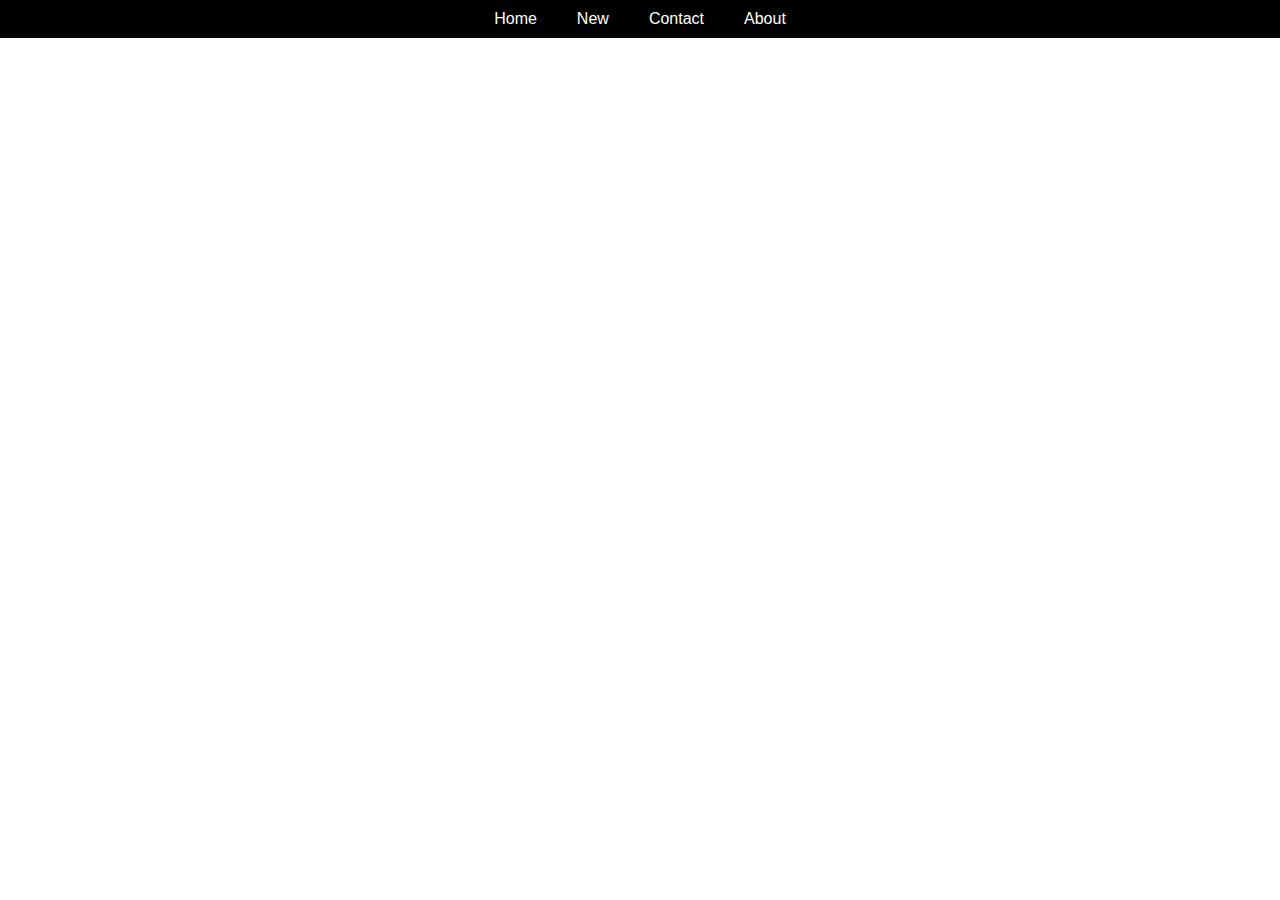
<file: labTH/lab06/Bai_1/index.html>
<!DOCTYPE html>
<html lang="en">
<head>
    <meta charset="UTF-8">
    <meta name="viewport" content="width=device-width, initial-scale=1.0">
    <title>Bai 1</title>
    <link rel="stylesheet" href="https://cdn.jsdelivr.net/npm/bootstrap-icons@1.3.0/font/bootstrap-icons.css">
    <link rel="stylesheet" href="./style.css">
</head>
<body>
    <div class="topnav" id="mytopnav">
        <ul>
            <li><a href="">Home</a></li>
            <li><a href="">New</a></li>
            <li><a href="">Contact</a></li>
            <li><a href="">About</a></li>
        </ul>
        <div class="iconnav">
            <i class="bi bi-list"></i>
        </div>
    </div>
</body>
</html>
</file>
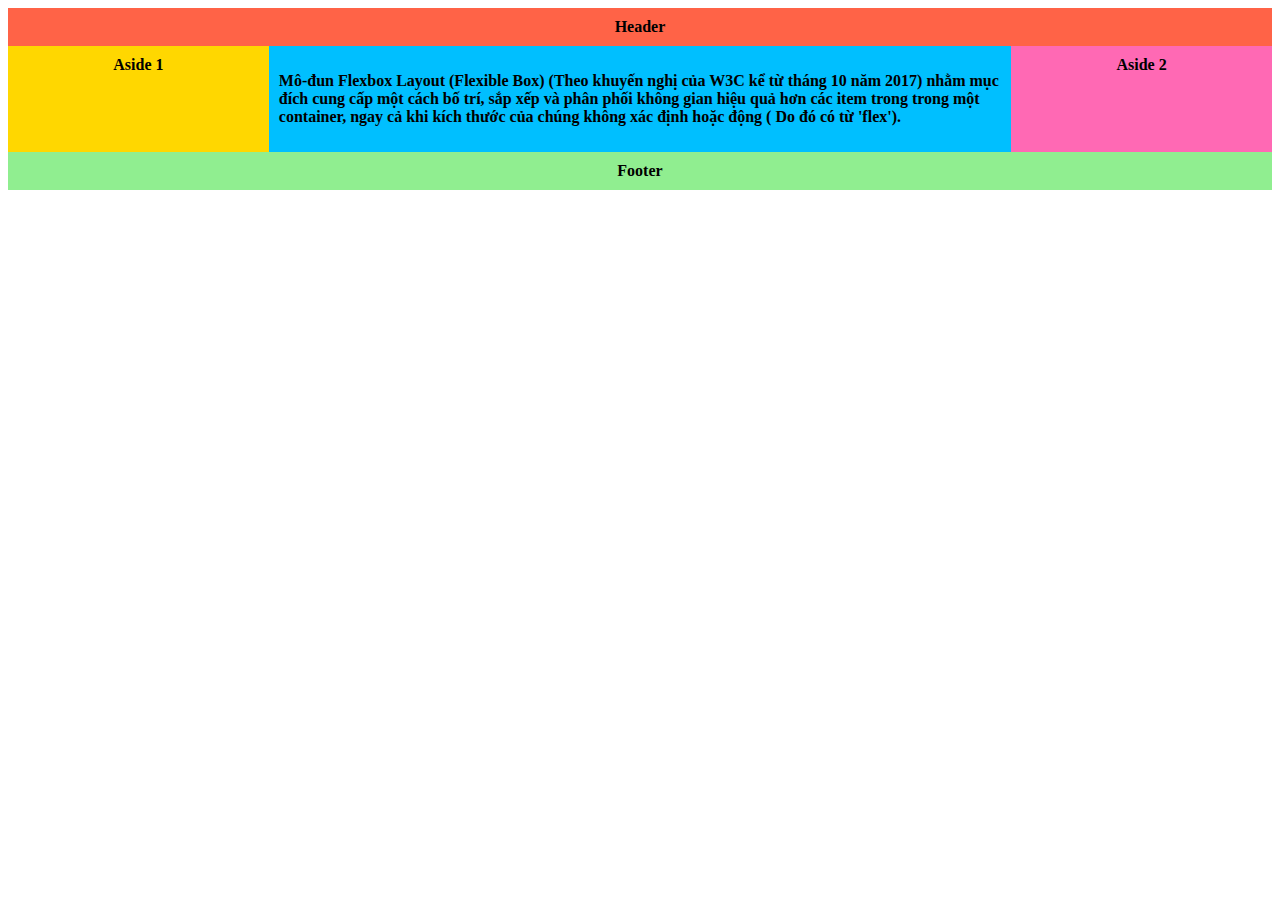
<file: labTH/lab06/Bai_2_Minh_hoa_layout/index.html>
<!DOCTYPE html>
<html>

<head>
	<meta http-equiv="Content-Type" content="text/html; charset=utf-8" />
    <link rel="stylesheet" href="css/style.css">
</head>

<body>
    <div class="wrapper">
        <header class="header-flex-2">Header</header>
        <article class="main">
            <p>Mô-đun Flexbox Layout (Flexible Box) (Theo khuyến nghị của W3C kể từ tháng 10 năm 2017) nhằm mục đích
                cung cấp một cách bố trí, sắp xếp và phân phối không gian hiệu quả hơn các item trong trong một
                container, ngay cả khi kích thước của chúng không xác định hoặc động ( Do đó có từ 'flex').</p>
        </article>
        <aside class="aside aside-1">Aside 1</aside>
        <aside class="aside aside-2">Aside 2</aside>
        <footer class="footer-flex-2">Footer</footer>
    </div>
</body>

</html>
</file>
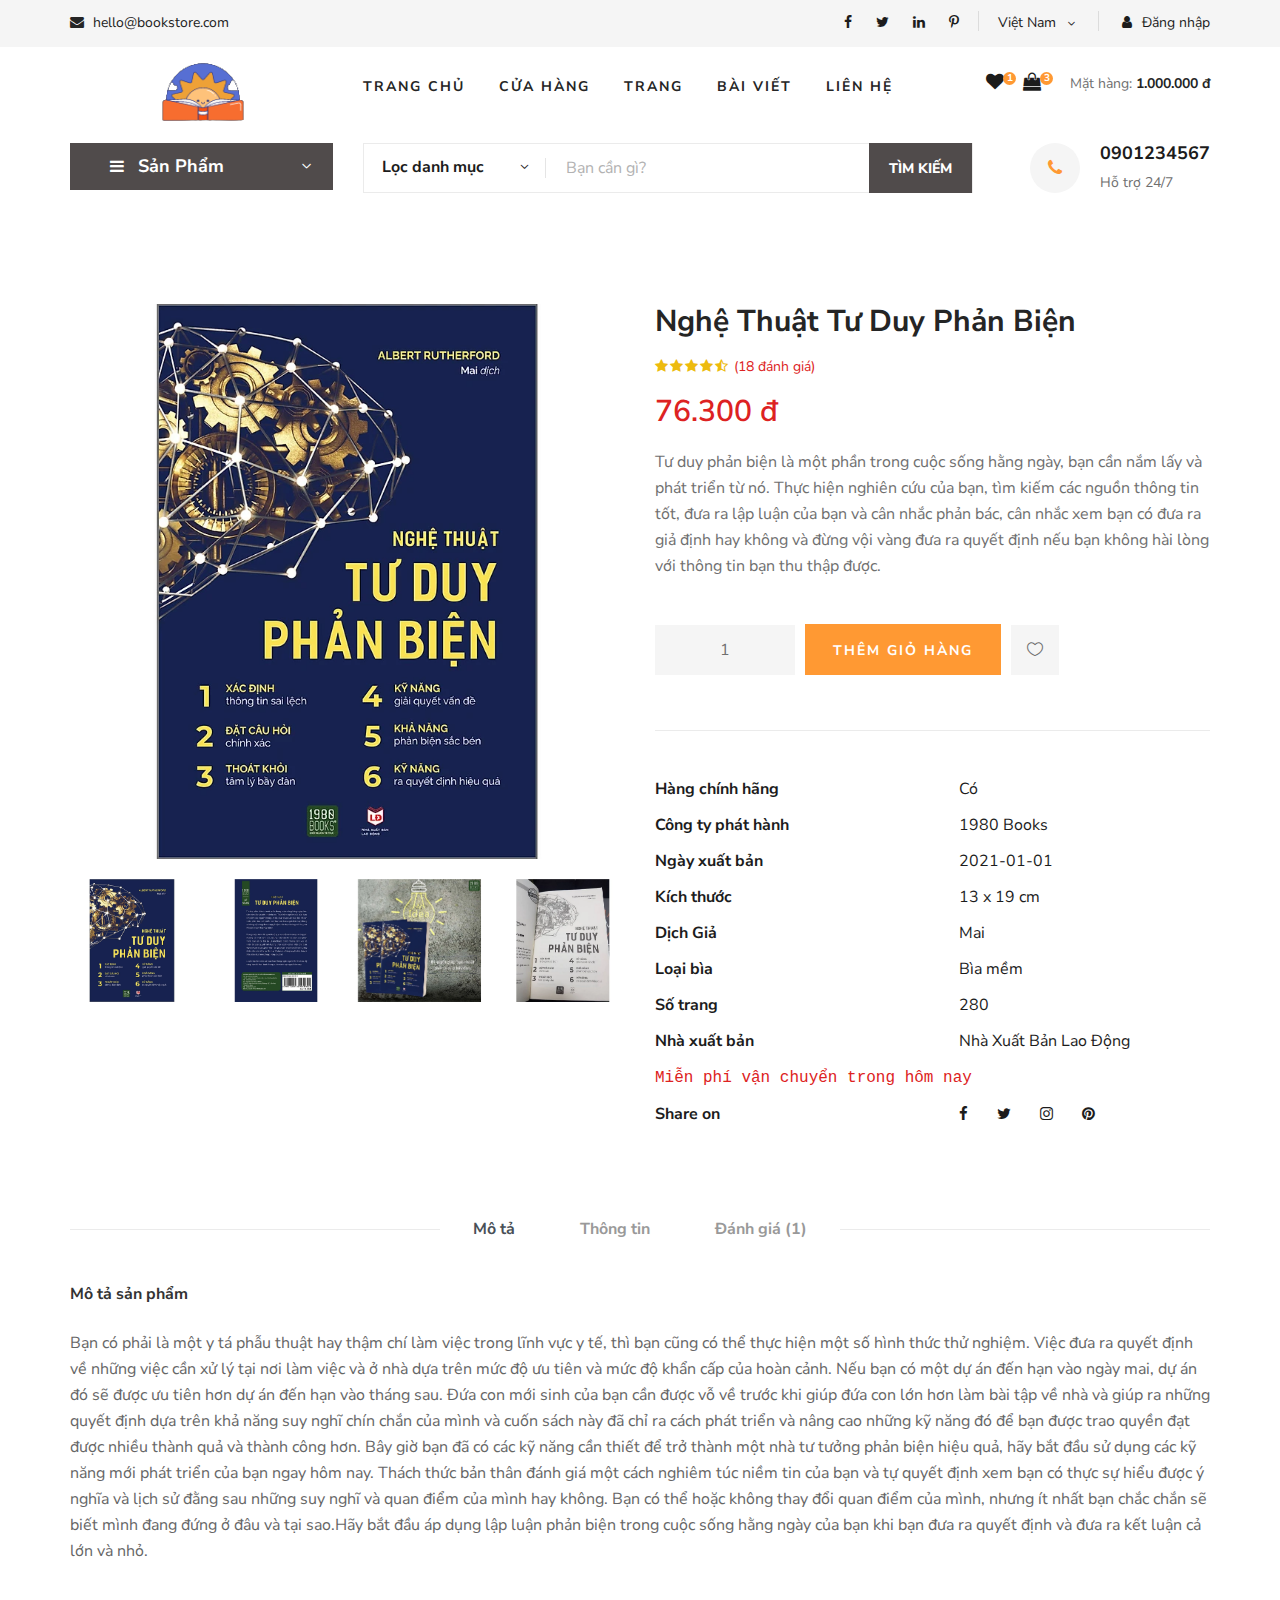
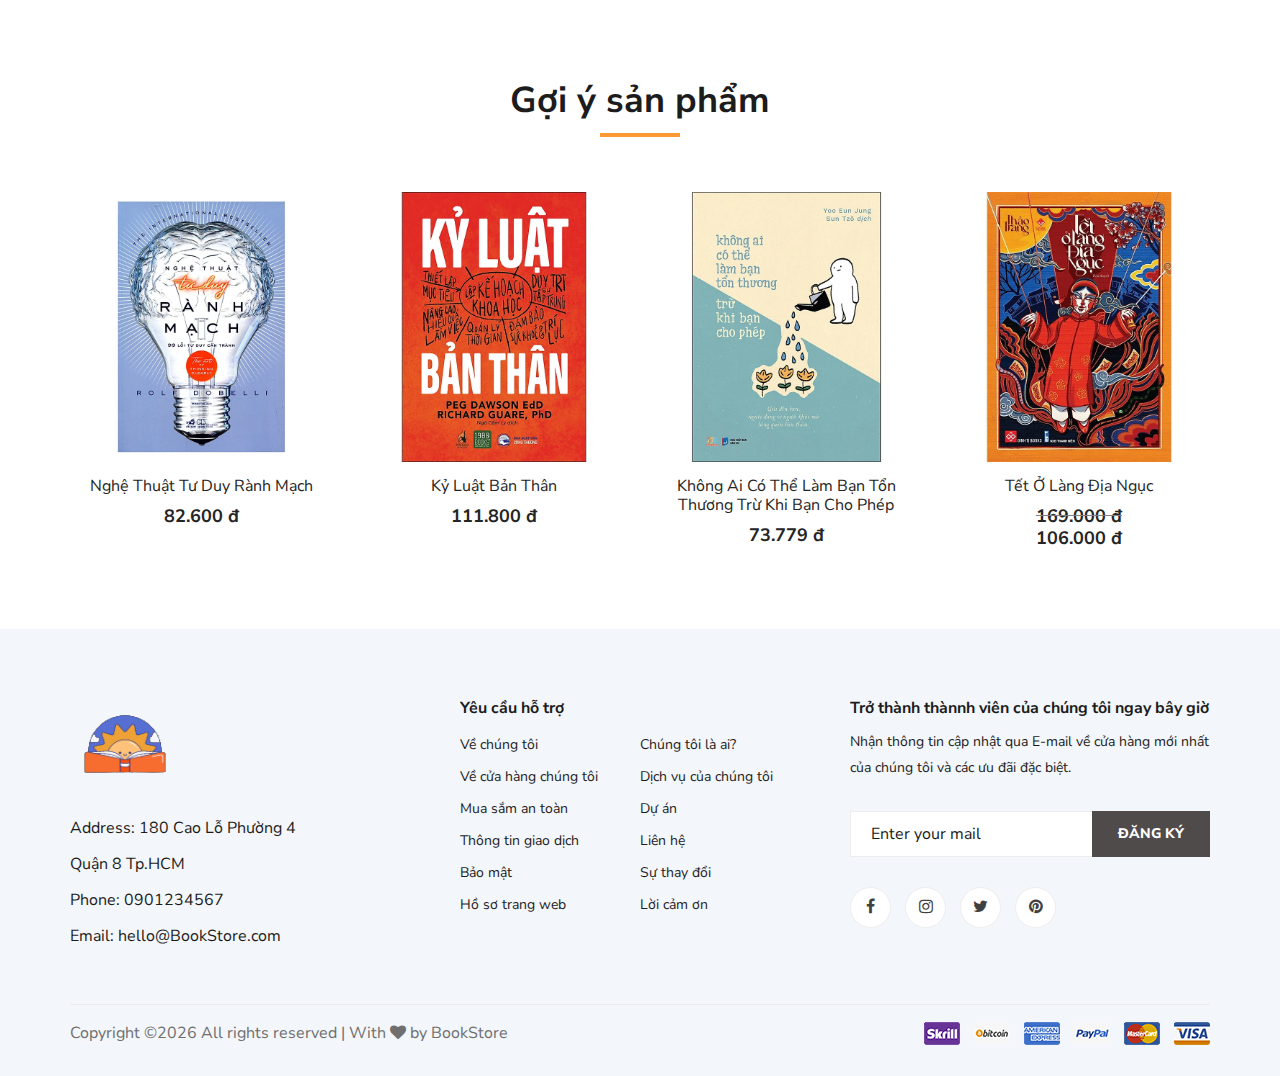
<file: labTH/Lab08/Vi_du_2/index.html>
<!DOCTYPE html>
<html lang="zxx">

<head>
    <meta charset="UTF-8">
    <meta name="description" content="Ogani Template">
    <meta name="keywords" content="Ogani, unica, creative, html">
    <meta name="viewport" content="width=device-width, initial-scale=1.0">
    <meta http-equiv="X-UA-Compatible" content="ie=edge">
    <title>Nice | BookStore</title>

    <!-- Google Font -->
    <link href="https://fonts.googleapis.com/css2?family=Nunito Sans:wght@200;300;400;600;900&display=swap" rel="stylesheet">

    <!-- Css Styles -->
    <link rel="stylesheet" href="css/bootstrap.min.css" type="text/css">
    <link rel="stylesheet" href="css/font-awesome.min.css" type="text/css">
    <link rel="stylesheet" href="css/elegant-icons.css" type="text/css">
    <link rel="stylesheet" href="css/nice-select.css" type="text/css">
    <link rel="stylesheet" href="css/jquery-ui.min.css" type="text/css">
    <link rel="stylesheet" href="css/owl.carousel.min.css" type="text/css">
    <link rel="stylesheet" href="css/slicknav.min.css" type="text/css">
    <link rel="stylesheet" href="css/style.css" type="text/css">

    <style>
        .product__details__pic__slider {
            position: relative;
            overflow: hidden;
        }

        .product__details__pic__slider img {
            display: none;
            width: 100%;
            height: auto;
        }

        .button__slide{
            text-align: center;
            padding-top: 10px;
        }
    </style>

    
</head>

<body>
    <!-- Page Preloder -->
    <div id="preloder">
        <div class="loader"></div>
    </div>

    <!-- Humberger Begin -->
    <div class="humberger__menu__overlay"></div>
    <div class="humberger__menu__wrapper">
        <div class="humberger__menu__logo">
            <a href="#"><img src="img/logo.png" alt=""></a>
        </div>
        <div class="humberger__menu__cart">
            <ul>
                <li><a href="#"><i class="fa fa-heart"></i> <span>1</span></a></li>
                <li><a href="#"><i class="fa fa-shopping-bag"></i> <span>3</span></a></li>
            </ul>
            <div class="header__cart__price">Mặt hàng: <span>1.000.000 đ</span></div>
        </div>
        <div class="humberger__menu__widget">
            <div class="header__top__right__language">
                <div>Việt Nam</div>
                <span class="arrow_carrot-down"></span>
                <ul>
                    <li><a href="#">Spanis</a></li>
                    <li><a href="#">English</a></li>
                </ul>
            </div>
            <div class="header__top__right__auth">
                <a href="#"><i class="fa fa-user"></i> Đăng nhập</a>
            </div>
        </div>
        <nav class="humberger__menu__nav mobile-menu">
            <ul>
                <li><a href="./index.html">Trang chủ</a></li>
                <li><a href="./shop-grid.html">Cửa hàng</a></li>
                <li><a href="#">Trang</a>
                    <ul class="header__menu__dropdown">
                        <li><a href="./shop-details.html">Cửa hàng chi tiết</a></li>
                        <li><a href="./shoping-cart.html">Giỏ hàng</a></li>
                        <li><a href="./checkout.html">Thủ tục thanh toán</a></li>
                        <li><a href="./blog-details.html">Chi tiết bài viết</a></li>
                    </ul>
                </li>
                <li><a href="./blog.html">Bài viết</a></li>
                <li><a href="./contact.html">Liên hệ</a></li>
            </ul>
        </nav>
        <div id="mobile-menu-wrap"></div>
        <div class="header__top__right__social">
            <a href="#"><i class="fa fa-facebook"></i></a>
            <a href="#"><i class="fa fa-twitter"></i></a>
            <a href="#"><i class="fa fa-linkedin"></i></a>
            <a href="#"><i class="fa fa-pinterest-p"></i></a>
        </div>
        <div class="humberger__menu__contact">
            <ul>
                <li><i class="fa fa-envelope"></i> hello@bookstore.com</li>
            </ul>
        </div>
    </div>
    <!-- Humberger End -->

    <!-- Header Section Begin -->
    <header class="header">
        <div class="header__top">
            <div class="container">
                <div class="row">
                    <div class="col-lg-6 col-md-6">
                        <div class="header__top__left">
                            <ul>
                                <li><i class="fa fa-envelope"></i> hello@bookstore.com</li>
                            </ul>
                        </div>
                    </div>
                    <div class="col-lg-6 col-md-6">
                        <div class="header__top__right">
                            <div class="header__top__right__social">
                                <a href="#"><i class="fa fa-facebook"></i></a>
                                <a href="#"><i class="fa fa-twitter"></i></a>
                                <a href="#"><i class="fa fa-linkedin"></i></a>
                                <a href="#"><i class="fa fa-pinterest-p"></i></a>
                            </div>
                            <div class="header__top__right__language">
                                <div>Việt Nam</div>
                                <span class="arrow_carrot-down"></span>
                                <ul>
                                    <li><a href="#">Spanis</a></li>
                                    <li><a href="#">English</a></li>
                                </ul>
                            </div>
                            <div class="header__top__right__auth">
                                <a href="#"><i class="fa fa-user"></i> Đăng nhập</a>
                            </div>
                        </div>
                    </div>
                </div>
            </div>
        </div>
        <div class="container">
            <div class="row">
                <div class="col-lg-3">
                    <div class="header__logo">
                        <a href="./index.html"><img src="img/logo.png" alt=""></a>
                    </div>
                </div>
                <div class="col-lg-6">
                    <nav class="header__menu">
                        <ul class="ul-menu">
                            <li><a href="./index.html">Trang chủ</a></li>
                            <li><a href="./shop-grid.html">Cửa hàng</a></li>
                            <li><a href="#">Trang</a>
                                <ul class="header__menu__dropdown">
                                    <li><a href="./shop-details.html">Cửa hàng chi tiết</a></li>
                                    <li><a href="./shoping-cart.html">Giỏ hàng</a></li>
                                    <li><a href="./checkout.html">Thủ tục thanh toán</a></li>
                                    <li><a href="./blog-details.html">Chi tiết bài viết</a></li>
                                </ul>
                            </li>
                            <li><a href="./blog.html">Bài viết</a></li>
                            <li><a href="./contact.html">Liên hệ</a></li>
                        </ul>
                    </nav>
                </div>
                <div class="col-lg-3">
                    <div class="header__cart">
                        <ul>
                            <li><a href="#"><i class="fa fa-heart"></i> <span>1</span></a></li>
                            <li><a href="#"><i class="fa fa-shopping-bag"></i> <span>3</span></a></li>
                        </ul>
                        <div class="header__cart__price">Mặt hàng: <span>1.000.000 đ</span></div>
                    </div>
                </div>
            </div>
            <div class="humberger__open">
                <i class="fa fa-bars"></i>
            </div>
        </div>
    </header>
    <!-- Header Section End -->

    <!-- Hero Section Begin -->
    <section class="hero hero-normal">
        <div class="container">
            <div class="row">
                <div class="col-lg-3">
                    <div class="hero__categories">
                        <div class="hero__categories__all">
                            <i class="fa fa-bars"></i>
                            <span>Sản Phẩm</span>
                        </div>
                        <ul>
                            <li><a href="#">Văn học</a></li>
                            <li><a href="#">Kinh tế</a></li>
                            <li><a href="#">Thiếu nhi</a></li>
                            <li><a href="#">Kĩ năng sống</a></li>
                            <li><a href="#">Giáo khoa</a></li>
                            <li><a href="#">Từ điển</a></li>
                            <li><a href="#">Lịch sử</a></li>
                            <li><a href="#">Y học</a></li>
                            <li><a href="#">Tạp chí</a></li>
                            <li><a href="#">Ngoại ngữ</a></li>
                            <li><a href="#">Giáo trình</a></li>
                        </ul>
                    </div>
                </div>
                <div class="col-lg-9">
                    <div class="hero__search">
                        <div class="hero__search__form">
                            <form action="#">
                                <div class="hero__search__categories">
                                    Lọc danh mục
                                    <span class="arrow_carrot-down"></span>
                                </div>
                                <input type="text" placeholder="Bạn cần gì?">
                                <button type="submit" class="site-btn">TÌM KIẾM</button>
                            </form>
                        </div>
                        <div class="hero__search__phone">
                            <div class="hero__search__phone__icon">
                                <i class="fa fa-phone"></i>
                            </div>
                            <div class="hero__search__phone__text">
                                <h5>0901234567</h5>
                                <span>Hỗ trợ 24/7 </span>
                            </div>
                        </div>
                    </div>
                </div>
            </div>
        </div>
    </section>
    <!-- Hero Section End -->

    <!-- Product Details Section Begin -->
    <section class="product-details spad">
        <div class="container">
            <div class="row">
                <div class="col-lg-6 col-md-6">
                    <div class="product__details__pic">
                        <div class="product__details__pic__item">
                            <img class="product__details__pic__item--large"
                                src="img/product/Book_2.jpg" alt="">
                        </div>
                        <div class="product__details__pic__slider owl-carousel">
                            <img data-imgbigurl="img/product/details/Book_2.jpg"
                                src="img/product/Book_2.jpg" alt="">
                            <img data-imgbigurl="img/product/details/Book_2_details_2.jpg"
                                src="img/product/details/Book_2_details_2.jpg" alt="">
                            <img data-imgbigurl="img/product/details/Book_2_details_1.jpg"
                                src="img/product/details/Book_2_details_1.jpg" alt="">
                            <img data-imgbigurl="img/product/details/Book_2_details_3.jpg"
                                src="img/product/details/Book_2_details_3.jpg" alt="">
                        </div>
                    </div>
                </div>
                <div class="col-lg-6 col-md-6">
                    <div class="product__details__text">
                        <h3>Nghệ Thuật Tư Duy Phản Biện</h3>
                        <div class="product__details__rating">
                            <i class="fa fa-star"></i>
                            <i class="fa fa-star"></i>
                            <i class="fa fa-star"></i>
                            <i class="fa fa-star"></i>
                            <i class="fa fa-star-half-o"></i>
                            <span>(18 đánh giá)</span>
                        </div>
                        <div class="product__details__price">76.300 đ</div>
                        <p>Tư duy phản biện là một phần trong cuộc sống hằng ngày, bạn cần nắm lấy và phát triển từ nó.
                             Thực hiện nghiên cứu của bạn, tìm kiếm các nguồn thông tin tốt, đưa ra lập luận của bạn và cân nhắc phản bác, 
                             cân nhắc xem bạn có đưa ra giả định hay không và đừng vội vàng đưa ra quyết định nếu bạn không hài lòng với 
                             thông tin bạn thu thập được.</p>
                        <div class="product__details__quantity">
                            <div class="quantity">
                                <div class="pro-qty">
                                    <input type="text" value="1">
                                </div>
                            </div>
                        </div>
                        <a href="#" class="primary-btn">Thêm giỏ hàng</a>
                        <a href="#" class="heart-icon"><span class="icon_heart_alt"></span></a>
                        <ul>
                            <li><b>Hàng chính hãng</b> <span>Có</span></li>
                            <li><b>Công ty phát hành</b> <span>1980 Books</span></li>
                            <li><b>Ngày xuất bản</b> <span>2021-01-01</span></li>
                            <li><b>Kích thước</b> <span>13 x 19 cm </span></li>
                            <li><b>Dịch Giả</b> <span>Mai</span></li>
                            <li><b>Loại bìa</b> <span>Bìa mềm</span></li>
                            <li><b>Số trang</b> <span>280</span></li>
                            <li><b>Nhà xuất bản</b> <span>Nhà Xuất Bản Lao Động</span></li>
                            <li><span><samp>Miễn phí vận chuyển trong hôm nay</samp></span></li>
                            <li><b>Share on</b>
                                <div class="share">
                                    <a href="#"><i class="fa fa-facebook"></i></a>
                                    <a href="#"><i class="fa fa-twitter"></i></a>
                                    <a href="#"><i class="fa fa-instagram"></i></a>
                                    <a href="#"><i class="fa fa-pinterest"></i></a>
                                </div>
                            </li>
                        </ul>
                    </div>
                </div>
                <div class="col-lg-12">
                    <div class="product__details__tab">
                        <ul class="nav nav-tabs" role="tablist">
                            <li class="nav-item">
                                <a class="nav-link active" data-toggle="tab" href="#tabs-1" role="tab"
                                    aria-selected="true">Mô tả</a>
                            </li>
                            <li class="nav-item">
                                <a class="nav-link" data-toggle="tab" href="#tabs-2" role="tab"
                                    aria-selected="false">Thông tin</a>
                            </li>
                            <li class="nav-item">
                                <a class="nav-link" data-toggle="tab" href="#tabs-3" role="tab"
                                    aria-selected="false">Đánh giá <span>(1)</span></a>
                            </li>
                        </ul>
                        <div class="tab-content">
                            <div class="tab-pane active" id="tabs-1" role="tabpanel">
                                <div class="product__details__tab__desc">
                                    <h6>Mô tả sản phẩm</h6>
                                    <p>Bạn có phải là một y tá phẫu thuật hay thậm chí làm việc trong lĩnh vực y tế, thì bạn cũng có thể thực hiện một số hình thức thử nghiệm. Việc đưa ra quyết định về những việc cần xử lý tại nơi làm việc và ở nhà dựa trên mức độ ưu tiên và mức độ khẩn cấp của hoàn cảnh.

                                        Nếu bạn có một dự án đến hạn vào ngày mai, dự án đó sẽ được ưu tiên hơn dự án đến hạn vào tháng sau.
                                         Đứa con mới sinh của bạn cần được vỗ về trước khi giúp đứa con lớn hơn làm bài tập về nhà và giúp ra những quyết định dựa trên 
                                         khả năng suy nghĩ chín chắn của mình và cuốn sách này đã chỉ ra cách phát triển và nâng cao những kỹ năng đó để bạn được trao
                                          quyền đạt được nhiều thành quả và thành công hơn. Bây giờ bạn đã có các kỹ năng cần thiết để trở thành một nhà tư tưởng phản
                                          biện hiệu quả, hãy bắt đầu sử dụng các kỹ năng mới phát triển của bạn ngay hôm nay. Thách thức bản thân đánh giá một cách nghiêm
                                           túc niềm tin của bạn và tự quyết định xem bạn có thực sự hiểu được ý nghĩa và lịch sử đằng sau những suy nghĩ và quan điểm của
                                           mình hay không. Bạn có thể hoặc không thay đổi quan điểm của mình, nhưng ít nhất bạn chắc chắn sẽ biết mình đang đứng ở đâu và
                                         tại sao.Hãy bắt đầu áp dụng lập luận phản biện trong cuộc sống hằng ngày của bạn khi bạn đưa ra quyết định và đưa ra kết luận cả lớn và nhỏ.</p>
                                </div>
                            </div>
                            <div class="tab-pane" id="tabs-2" role="tabpanel">
                                <div class="product__details__tab__desc">
                                    <h6>Thông tin sản phẩm</h6>
                                        Về sản phẩm: (39 tích cực, 2 tiêu cực)
                                        <li>
                                            Hầu hết người mua hài lòng với chất lượng sách, đánh giá sách là hay, hữu ích và đáng mua.
                                        </li>
                                        <li>
                                            Một số nhận xét cho biết sách có nội dung tốt, đẹp, in rõ và dễ mang đi.
                                        </li>
                                        <li>
                                            Tuy nhiên, có một số ý kiến cho rằng sách có lối viết đơn giản, không phù hợp với người đã qua công việc kinh doanh.
                                        </li>
                                        Về dịch vụ: (32 tích cực, 2 tiêu cực)
                                        <li>
                                            Đa số khách hàng hài lòng với giao hàng nhanh, đóng gói cẩn thận và dịch vụ hỗ trợ sau bán hàng.
                                        </li>
                                        <li>
                                            Một số nhận xét cho biết nhân viên giao hàng nhiệt tình, vui vẻ và dịch vụ TikiNow được đánh giá tích cực.
                                        </li>
                                        <li>
                                            Tuy nhiên, có một số ý kiến cho rằng khâu đóng gói cẩu thả và có sách bị cong và mòn.
                                        </li>
                                </div>
                            </div>
                            <div class="tab-pane" id="tabs-3" role="tabpanel">
                                <div class="product__details__tab__desc">
                                    <h6>Đánh giá sản phẩm </h6>
                                    <p>Hãy nghĩ đến coi tư duy phản biện như một cơ hội để tương tác với những người khác và tìm hiểu quan điểm của họ. 
                                        Đánh giá những gì người khác nói và xem xét các nguồn thông tin để quyết định xem chúng có xứng đáng hay không.
                                         “Nghệ thuật tư duy phản biện” là một tài liệu tuyệt vời giúp bạn học được những kỹ năng đó và bạn có thể tham khảo lại khi cần.
                                         Hãy nhớ rằng, hơn bất cứ điều gì, hãy rèn luyện kỹ năng tư duy phản biện của bạn, và bạn không bao giờ có thể sai lầm.</p>
                                </div>
                            </div>
                        </div>
                    </div>
                </div>
            </div>
        </div>
    </section>
    <!-- Product Details Section End -->

    <!-- Related Product Section Begin -->
    <section class="related-product">
        <div class="container">
            <div class="row">
                <div class="col-lg-12">
                    <div class="section-title related__product__title">
                        <h2>Gợi ý sản phẩm</h2>
                    </div>
                </div>
            </div>
            <div class="row">
                <div class="col-lg-3 col-md-4 col-sm-6">
                    <div class="product__item">
                        <div class="product__item__pic set-bg" data-setbg="img/product/Book_1.webp">
                            <ul class="product__item__pic__hover">
                                <li><a href="#"><i class="fa fa-heart"></i></a></li>
                                <li><a href="#"><i class="fa fa-retweet"></i></a></li>
                                <li><a href="#"><i class="fa fa-shopping-cart"></i></a></li>
                            </ul>
                        </div>
                        <div class="product__item__text">
                            <h6><a href="#">Nghệ Thuật Tư Duy Rành Mạch</a></h6>
                            <h5>82.600 đ</h5>
                        </div>
                    </div>
                </div>
                <div class="col-lg-3 col-md-4 col-sm-6">
                    <div class="product__item">
                        <div class="product__item__pic set-bg" data-setbg="img/product/Book-3.png">
                            <ul class="product__item__pic__hover">
                                <li><a href="#"><i class="fa fa-heart"></i></a></li>
                                <li><a href="#"><i class="fa fa-retweet"></i></a></li>
                                <li><a href="#"><i class="fa fa-shopping-cart"></i></a></li>
                            </ul>
                        </div>
                        <div class="product__item__text">
                            <h6><a href="#">Kỷ Luật Bản Thân</a></h6>
                            <h5>111.800 đ</h5>
                        </div>
                    </div>
                </div>
                <div class="col-lg-3 col-md-4 col-sm-6">
                    <div class="product__item">
                        <div class="product__item__pic set-bg" data-setbg="img/product/Book_4.jpg">
                            <ul class="product__item__pic__hover">
                                <li><a href="#"><i class="fa fa-heart"></i></a></li>
                                <li><a href="#"><i class="fa fa-retweet"></i></a></li>
                                <li><a href="#"><i class="fa fa-shopping-cart"></i></a></li>
                            </ul>
                        </div>
                        <div class="product__item__text">
                            <h6><a href="#">Không Ai Có Thể Làm Bạn Tổn Thương Trừ Khi Bạn Cho Phép</a></h6>
                            <h5>73.779 đ</h5>
                        </div>
                    </div>
                </div>
                <div class="col-lg-3 col-md-4 col-sm-6">
                    <div class="product__item">
                        <div class="product__item__pic set-bg" data-setbg="img/product/Book_5.jpg">
                            <ul class="product__item__pic__hover">
                                <li><a href="#"><i class="fa fa-heart"></i></a></li>
                                <li><a href="#"><i class="fa fa-retweet"></i></a></li>
                                <li><a href="#"><i class="fa fa-shopping-cart"></i></a></li>
                            </ul>
                        </div>
                        <div class="product__item__text">
                            <h6><a href="#">Tết Ở Làng Địa Ngục</a></h6>
                            <div class="text__sale">
                                <h5 >169.000 đ</h5>
                            </div>
                            <h5 class="text__price">106.000 đ</h5>
                        </div>
                    </div>
                </div>
            </div>
        </div>
    </section>
    <!-- Related Product Section End -->

    <!-- Footer Section Begin -->
    <footer class="footer spad">
        <div class="container">
            <div class="row">
                <div class="col-lg-3 col-md-6 col-sm-6">
                    <div class="footer__about">
                        <div class="footer__about__logo">
                            <a href="./index.html"><img src="img/logo.png" alt=""></a>
                        </div>
                        <ul>
                            <li>Address: 180 Cao Lỗ Phường 4 Quận 8 Tp.HCM</li>
                            <li>Phone: 0901234567</li>
                            <li>Email: hello@BookStore.com</li>
                        </ul>
                    </div>
                </div>
                <div class="col-lg-4 col-md-6 col-sm-6 offset-lg-1">
                    <div class="footer__widget">
                        <h6>
                            Yêu cầu hỗ trợ</h6>
                        <ul>
                            <li><a href="#">Về chúng tôi</a></li>
                            <li><a href="#">Về cửa hàng chúng tôi</a></li>
                            <li><a href="#">Mua sắm an toàn</a></li>
                            <li><a href="#">Thông tin giao dịch</a></li>
                            <li><a href="#">Bảo mật</a></li>
                            <li><a href="#">Hồ sơ trang web</a></li>
                        </ul>
                        <ul>
                            <li><a href="#">Chúng tôi là ai?</a></li>
                            <li><a href="#">Dịch vụ của chúng tôi</a></li>
                            <li><a href="#">Dự án</a></li>
                            <li><a href="#">Liên hệ</a></li>
                            <li><a href="#">Sự thay đổi</a></li>
                            <li><a href="#">Lời cảm ơn</a></li>
                        </ul>
                    </div>
                </div>
                <div class="col-lg-4 col-md-12">
                    <div class="footer__widget">
                        <h6>Trở thành thànnh viên của chúng tôi ngay bây giờ</h6>
                        <p>Nhận thông tin cập nhật qua E-mail về cửa hàng mới nhất của chúng tôi và các ưu đãi đặc biệt.</p>
                        <form action="#">
                            <input type="text" placeholder="Enter your mail">
                            <button type="submit" class="site-btn">Đăng ký</button>
                        </form>
                        <div class="footer__widget__social">
                            <a href="#"><i class="fa fa-facebook"></i></a>
                            <a href="#"><i class="fa fa-instagram"></i></a>
                            <a href="#"><i class="fa fa-twitter"></i></a>
                            <a href="#"><i class="fa fa-pinterest"></i></a>
                        </div>
                    </div>
                </div>
            </div>
            <div class="row">
                <div class="col-lg-12">
                    <div class="footer__copyright">
                        <div class="footer__copyright__text"><p>
  Copyright &copy;<script>document.write(new Date().getFullYear());</script> All rights reserved | With <i class="fa fa-heart" aria-hidden="true"></i> by BookStore</a>
  </p></div>
                        <div class="footer__copyright__payment"><img src="img/payment-item.png" alt=""></div>
                    </div>
                </div>
            </div>
        </div>
    </footer>
    <!-- Footer Section End -->

    <!-- Js Plugins -->
    <script src="js/jquery-3.3.1.min.js"></script>
    <script src="js/bootstrap.min.js"></script>
    <script src="js/jquery.nice-select.min.js"></script>
    <script src="js/jquery-ui.min.js"></script>
    <script src="js/jquery.slicknav.js"></script>
    <script src="js/mixitup.min.js"></script>
    <script src="js/owl.carousel.min.js"></script>
    <script src="js/main.js"></script>
</body>

</html>
</file>
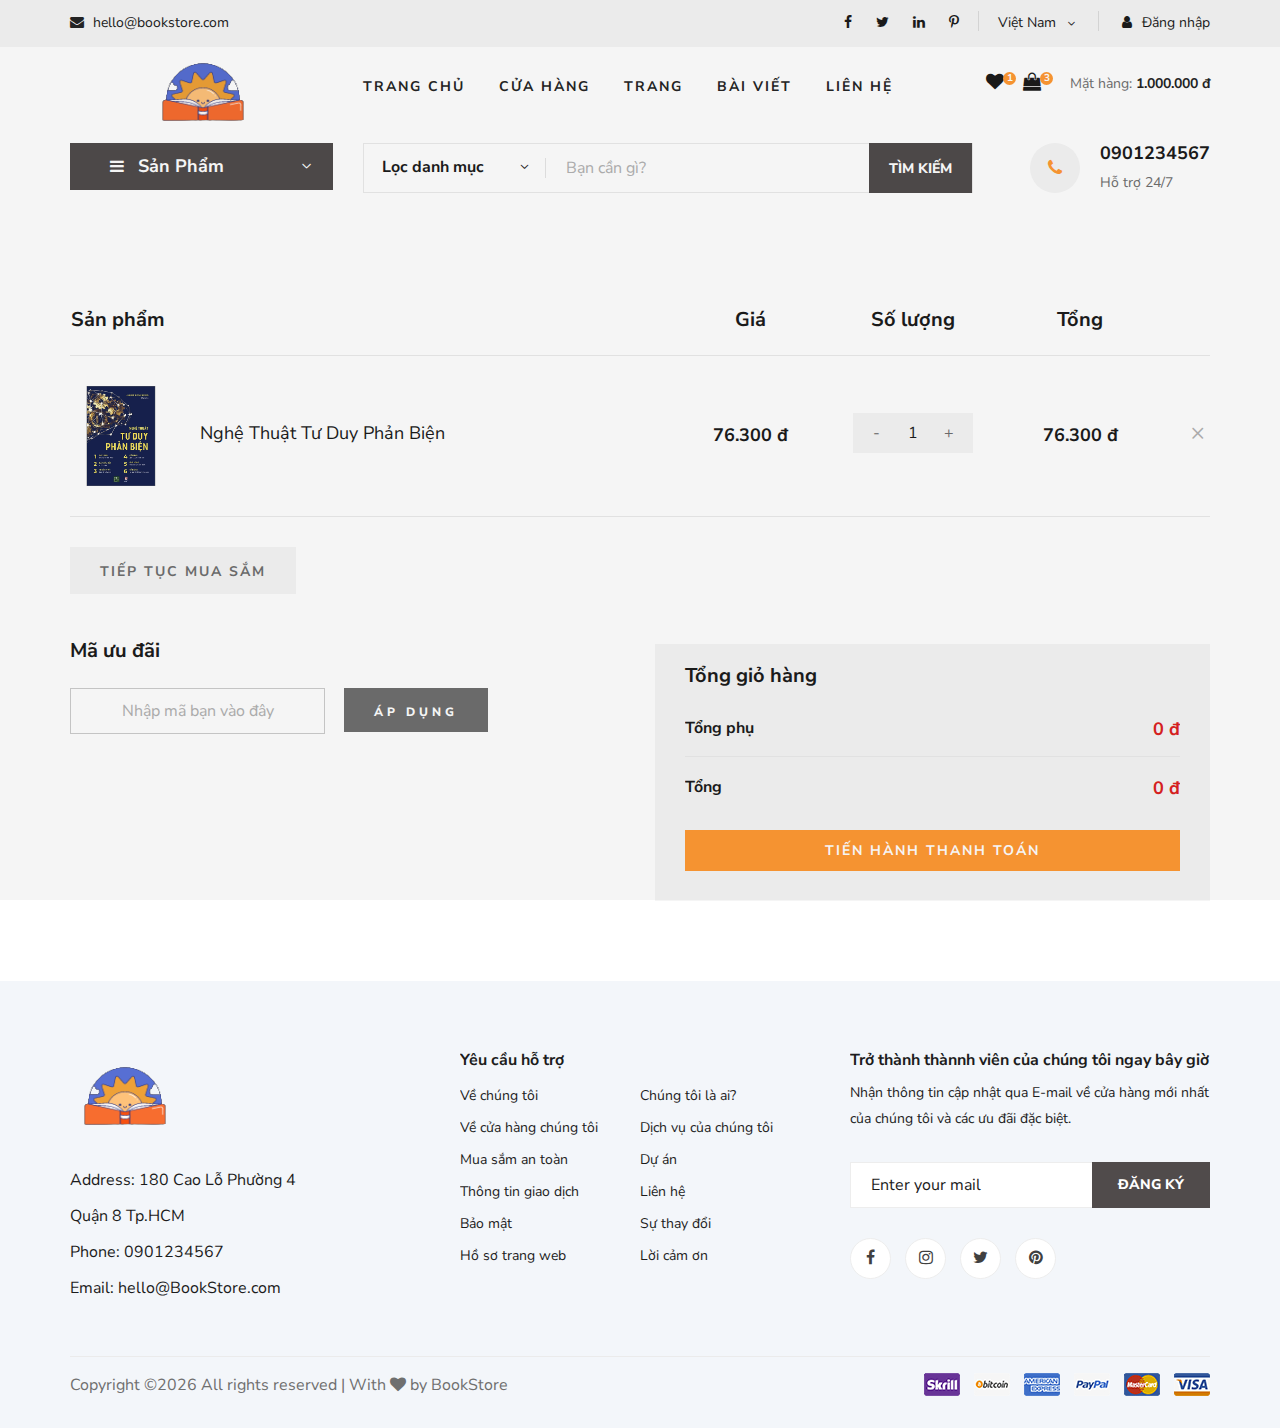
<file: labTH/lab7/demo_bai_2/index.html>
<!DOCTYPE html>
<html lang="zxx">

<head>
    <meta charset="UTF-8">
    <meta name="description" content="Ogani Template">
    <meta name="keywords" content="Ogani, unica, creative, html">
    <meta name="viewport" content="width=device-width, initial-scale=1.0">
    <meta http-equiv="X-UA-Compatible" content="ie=edge">
    <title>Nice | BookStore</title>
    
    <!-- Google Font -->
    <link href="https://fonts.googleapis.com/css2?family=Nunito Sans:wght@200;300;400;600;900&display=swap" rel="stylesheet">
    
    <!-- Css Styles -->
    <link rel="stylesheet" href="css/bootstrap.min.css" type="text/css">
    <link rel="stylesheet" href="css/font-awesome.min.css" type="text/css">
    <link rel="stylesheet" href="css/elegant-icons.css" type="text/css">
    <link rel="stylesheet" href="css/nice-select.css" type="text/css">
    <link rel="stylesheet" href="css/jquery-ui.min.css" type="text/css">
    <link rel="stylesheet" href="css/owl.carousel.min.css" type="text/css">
    <link rel="stylesheet" href="css/slicknav.min.css" type="text/css">
    <link rel="stylesheet" href="css/style.css" type="text/css">


</head>

<body>
    <!-- Page Preloder -->
    <div id="preloder">
        <div class="loader"></div>
    </div>

    <!-- Humberger Begin -->
    <div class="humberger__menu__overlay"></div>
    <div class="humberger__menu__wrapper">
        <div class="humberger__menu__logo">
            <a href="#"><img src="img/logo.png" alt=""></a>
        </div>
        <div class="humberger__menu__cart">
            <ul>
                <li><a href="#"><i class="fa fa-heart"></i> <span>1</span></a></li>
                <li><a href="#"><i class="fa fa-shopping-bag"></i> <span>3</span></a></li>
            </ul>
            <div class="header__cart__price">Mặt hàng: <span>1.000.000 đ</span></div>
        </div>
        <div class="humberger__menu__widget">
            <div class="header__top__right__language">
                <div>Việt Nam</div>
                <span class="arrow_carrot-down"></span>
                <ul>
                    <li><a href="#">Spanis</a></li>
                    <li><a href="#">English</a></li>
                </ul>
            </div>
            <div class="header__top__right__auth">
                <a href="#"><i class="fa fa-user"></i> Đăng nhập</a>
            </div>
        </div>
        <nav class="humberger__menu__nav mobile-menu">
            <ul>
                <li><a href="./index.html">Trang chủ</a></li>
                <li><a href="./shop-grid.html">Cửa hàng</a></li>
                <li><a href="#">Trang</a>
                    <ul class="header__menu__dropdown">
                        <li><a href="./shop-details.html">Cửa hàng chi tiết</a></li>
                        <li><a href="./shoping-cart.html">Giỏ hàng</a></li>
                        <li><a href="./checkout.html">Thủ tục thanh toán</a></li>
                        <li><a href="./blog-details.html">Chi tiết bài viết</a></li>
                    </ul>
                </li>
                <li><a href="./blog.html">Bài viết</a></li>
                <li><a href="./contact.html">Liên hệ</a></li>
            </ul>
        </nav>
        <div id="mobile-menu-wrap"></div>
        <div class="header__top__right__social">
            <a href="#"><i class="fa fa-facebook"></i></a>
            <a href="#"><i class="fa fa-twitter"></i></a>
            <a href="#"><i class="fa fa-linkedin"></i></a>
            <a href="#"><i class="fa fa-pinterest-p"></i></a>
        </div>
        <div class="humberger__menu__contact">
            <ul>
                <li><i class="fa fa-envelope"></i> hello@bookstore.com</li>
            </ul>
        </div>
    </div>
    <!-- Humberger End -->

    <!-- Header Section Begin -->
    <header class="header">
        <div class="header__top">
            <div class="container">
                <div class="row">
                    <div class="col-lg-6 col-md-6">
                        <div class="header__top__left">
                            <ul>
                                <li><i class="fa fa-envelope"></i> hello@bookstore.com</li>
                            </ul>
                        </div>
                    </div>
                    <div class="col-lg-6 col-md-6">
                        <div class="header__top__right">
                            <div class="header__top__right__social">
                                <a href="#"><i class="fa fa-facebook"></i></a>
                                <a href="#"><i class="fa fa-twitter"></i></a>
                                <a href="#"><i class="fa fa-linkedin"></i></a>
                                <a href="#"><i class="fa fa-pinterest-p"></i></a>
                            </div>
                            <div class="header__top__right__language">
                                <div>Việt Nam</div>
                                <span class="arrow_carrot-down"></span>
                                <ul>
                                    <li><a href="#">Spanis</a></li>
                                    <li><a href="#">English</a></li>
                                </ul>
                            </div>
                            <div class="header__top__right__auth">
                                <a href="#"><i class="fa fa-user"></i> Đăng nhập</a>
                            </div>
                        </div>
                    </div>
                </div>
            </div>
        </div>
        <div class="container">
            <div class="row">
                <div class="col-lg-3">
                    <div class="header__logo">
                        <a href="./index.html"><img src="img/logo.png" alt=""></a>
                    </div>
                </div>
                <div class="col-lg-6">
                    <nav class="header__menu">
                        <ul class="ul-menu">
                            <li><a href="./index.html">Trang chủ</a></li>
                            <li><a href="./shop-grid.html">Cửa hàng</a></li>
                            <li><a href="#">Trang</a>
                                <ul class="header__menu__dropdown">
                                    <li><a href="./shop-details.html">Cửa hàng chi tiết</a></li>
                                    <li><a href="./shoping-cart.html">Giỏ hàng</a></li>
                                    <li><a href="./checkout.html">Thủ tục thanh toán</a></li>
                                    <li><a href="./blog-details.html">Chi tiết bài viết</a></li>
                                </ul>
                            </li>
                            <li><a href="./blog.html">Bài viết</a></li>
                            <li><a href="./contact.html">Liên hệ</a></li>
                        </ul>
                    </nav>
                </div>
                <div class="col-lg-3">
                    <div class="header__cart">
                        <ul>
                            <li><a href="#"><i class="fa fa-heart"></i> <span>1</span></a></li>
                            <li><a href="#"><i class="fa fa-shopping-bag"></i> <span>3</span></a></li>
                        </ul>
                        <div class="header__cart__price">Mặt hàng: <span>1.000.000 đ</span></div>
                    </div>
                </div>
            </div>
            <div class="humberger__open">
                <i class="fa fa-bars"></i>
            </div>
        </div>
    </header>
    <!-- Header Section End -->

    <!-- Hero Section Begin -->
    <section class="hero hero-normal">
        <div class="container">
            <div class="row">
                <div class="col-lg-3">
                    <div class="hero__categories">
                        <div class="hero__categories__all">
                            <i class="fa fa-bars"></i>
                            <span>Sản Phẩm</span>
                        </div>
                        <ul>
                            <li><a href="#">Văn học</a></li>
                            <li><a href="#">Kinh tế</a></li>
                            <li><a href="#">Thiếu nhi</a></li>
                            <li><a href="#">Kĩ năng sống</a></li>
                            <li><a href="#">Giáo khoa</a></li>
                            <li><a href="#">Từ điển</a></li>
                            <li><a href="#">Lịch sử</a></li>
                            <li><a href="#">Y học</a></li>
                            <li><a href="#">Tạp chí</a></li>
                            <li><a href="#">Ngoại ngữ</a></li>
                            <li><a href="#">Giáo trình</a></li>
                        </ul>
                    </div>
                </div>
                <div class="col-lg-9">
                    <div class="hero__search">
                        <div class="hero__search__form">
                            <form action="#">
                                <div class="hero__search__categories">
                                    Lọc danh mục
                                    <span class="arrow_carrot-down"></span>
                                </div>
                                <input type="text" placeholder="Bạn cần gì?">
                                <button type="submit" class="site-btn">TÌM KIẾM</button>
                            </form>
                        </div>
                        <div class="hero__search__phone">
                            <div class="hero__search__phone__icon">
                                <i class="fa fa-phone"></i>
                            </div>
                            <div class="hero__search__phone__text">
                                <h5>0901234567</h5>
                                <span>Hỗ trợ 24/7 </span>
                            </div>
                        </div>
                    </div>
                </div>
            </div>
        </div>
    </section>
    <!-- Hero Section End -->

    <!-- Shoping Cart Section Begin -->
    <section class="shoping-cart spad">
        <div class="container">
            <div class="row">
                <div class="col-lg-12">
                    <div class="shoping__cart__table">
                        <table>
                            <thead>
                                <tr>
                                    <th class="shoping__product">Sản phẩm</th>
                                    <th>Giá</th>
                                    <th>Số lượng</th>
                                    <th>Tổng</th>
                                    <th></th>
                                </tr>
                            </thead>
                            <tbody>
                                <tr>
                                    <td class="shoping__cart__item">
                                        <img src="img/featured/Book_2.jpg" alt="" width="100px">
                                        <h5>Nghệ Thuật Tư Duy Phản Biện</h5>
                                    </td>
                                    <td class="shoping__cart__price">
                                        76.300 đ
                                    </td>
                                    <td class="shoping__cart__quantity">
                                        <div class="quantity">
                                            <div class="pro-qty">
                                                <input value="1" id="quantity" >
                                            </div>
                                        </div>
                                    </td>
                                    <td class="shoping__cart__total" id="total">
                                        76.300 đ
                                    </td>
                                    <td class="shoping__cart__item__close">
                                        <span class="icon_close"></span>
                                    </td>
                                </tr>
                            </tbody>
                        </table>
                    </div>
                </div>
            </div>
            <div class="row">
                <div class="col-lg-12">
                    <div class="shoping__cart__btns">
                        <a href="#" class="primary-btn cart-btn">TIẾP TỤC MUA SẮM</a>
                    </div>
                </div>
                <div class="col-lg-6">
                    <div class="shoping__continue">
                        <div class="shoping__discount">
                            <h5>Mã ưu đãi</h5>
                            <form action="#">
                                <input type="text" placeholder="Nhập mã bạn vào đây">
                                <button type="submit" class="site-btn">ÁP DỤNG</button>
                            </form>
                        </div>
                    </div>
                </div>
                <div class="col-lg-6">
                    <div class="shoping__checkout">
                        <h5>Tổng giỏ hàng</h5>
                        <ul>
                            <li>Tổng phụ <span>0 đ</span></li>
                            <li>Tổng <span>0 đ</span></li>
                        </ul>
                        <a href="#" class="primary-btn">Tiến hành thanh toán</a>
                    </div>
                </div>
            </div>
        </div>
    </section>
    <!-- Shoping Cart Section End -->


    <!-- Footer Section Begin -->
    <footer class="footer spad">
        <div class="container">
            <div class="row">
                <div class="col-lg-3 col-md-6 col-sm-6">
                    <div class="footer__about">
                        <div class="footer__about__logo">
                            <a href="./index.html"><img src="img/logo.png" alt=""></a>
                        </div>
                        <ul>
                            <li>Address: 180 Cao Lỗ Phường 4 Quận 8 Tp.HCM</li>
                            <li>Phone: 0901234567</li>
                            <li>Email: hello@BookStore.com</li>
                        </ul>
                    </div>
                </div>
                <div class="col-lg-4 col-md-6 col-sm-6 offset-lg-1">
                    <div class="footer__widget">
                        <h6>
                            Yêu cầu hỗ trợ</h6>
                        <ul>
                            <li><a href="#">Về chúng tôi</a></li>
                            <li><a href="#">Về cửa hàng chúng tôi</a></li>
                            <li><a href="#">Mua sắm an toàn</a></li>
                            <li><a href="#">Thông tin giao dịch</a></li>
                            <li><a href="#">Bảo mật</a></li>
                            <li><a href="#">Hồ sơ trang web</a></li>
                        </ul>
                        <ul>
                            <li><a href="#">Chúng tôi là ai?</a></li>
                            <li><a href="#">Dịch vụ của chúng tôi</a></li>
                            <li><a href="#">Dự án</a></li>
                            <li><a href="#">Liên hệ</a></li>
                            <li><a href="#">Sự thay đổi</a></li>
                            <li><a href="#">Lời cảm ơn</a></li>
                        </ul>
                    </div>
                </div>
                <div class="col-lg-4 col-md-12">
                    <div class="footer__widget">
                        <h6>Trở thành thànnh viên của chúng tôi ngay bây giờ</h6>
                        <p>Nhận thông tin cập nhật qua E-mail về cửa hàng mới nhất của chúng tôi và các ưu đãi đặc biệt.</p>
                        <form action="#">
                            <input type="text" placeholder="Enter your mail">
                            <button type="submit" class="site-btn">Đăng ký</button>
                        </form>
                        <div class="footer__widget__social">
                            <a href="#"><i class="fa fa-facebook"></i></a>
                            <a href="#"><i class="fa fa-instagram"></i></a>
                            <a href="#"><i class="fa fa-twitter"></i></a>
                            <a href="#"><i class="fa fa-pinterest"></i></a>
                        </div>
                    </div>
                </div>
            </div>
            <div class="row">
                <div class="col-lg-12">
                    <div class="footer__copyright">
                        <div class="footer__copyright__text"><p>
  Copyright &copy;<script>document.write(new Date().getFullYear());</script> All rights reserved | With <i class="fa fa-heart" aria-hidden="true"></i> by BookStore</a>
  </p></div>
                        <div class="footer__copyright__payment"><img src="img/payment-item.png" alt=""></div>
                    </div>
                </div>
            </div>
        </div>
    </footer>
    <!-- Footer Section End -->

    <!-- Js Plugins -->
    <script src="js/jquery-3.3.1.min.js"></script>
    <script src="js/bootstrap.min.js"></script>
    <script src="js/jquery.nice-select.min.js"></script>
    <script src="js/jquery-ui.min.js"></script>
    <script src="js/jquery.slicknav.js"></script>
    <script src="js/mixitup.min.js"></script>
    <script src="js/owl.carousel.min.js"></script>
    <script src="js/main.js"></script>


</body>

</html>
</file>
<file: labTH/lab06/Bai_1/style.css>
*{
    margin: 0;
    padding: 0;
    box-sizing: border-box;
    font-family: sans-serif;
}
ul, li{
    padding: 0;
    margin: 0;
    list-style: none;
}
a{
    text-decoration: none;
    color: #000;
}

.iconnav i{
    color: #fff;
    font-size: 20px;
    display: none;
}

.topnav{
    background-color: #000;
    position: relative;
}
.topnav ul{
    display: flex;
    justify-content: center;
    align-items: center;
}

.topnav a{
    display: block;
    padding: 10px 20px;
    color: #fff;
}

.topnav a:hover{
    background-color: aqua;
}

@media (max-width: 600px) {
    .topnav ul{
        flex-direction: column;
        justify-content: flex-start;
    }
    .topnav li{
        width: 100%;
        text-align: left;
    }
    .iconnav{
        position: absolute;
        top: 0;
        right: 0;
        display: block;
        padding: 10px;
    }
    .iconnav i {
        display: block;
    }
}
</file>
<file: labTH/lab06/Bai_2_Minh_hoa_layout/css/style.css>
.wrapper {
	display: flex;
	/* kich hoat flex box*/
	flex-flow: row wrap;
	font-weight: bold;
	text-align: center;
}

.wrapper>* {
	padding: 10px;
	flex: 1 100%;
	/* cho tất cả phần tử bên trong có độ dài 100% và tỉ lệ chiếm không gian trống là như nhau*/
}

.header-flex-2 {
	background: tomato;
}

.footer-flex-2 {
	background: lightgreen;
	order: 4;
}

.main {
	text-align: left;
	background: deepskyblue;
	flex: 3 0px;
	/* cho phần nội dung main ở giữa chiếm 3 phần không gian trống so với 2 phần aside bên cạnh */
	order: 2;
}

.aside {
	flex: 1 0 0 ;
}

/* 2 phần aside sẽ chỉ chiếm 1 phần không gian */
.aside-1 {
	background: gold;
	order: 1;
}

.aside-2 {
	background: hotpink;
	order: 3;
}

.container-img{
	display: flex;
	justify-content: center;
	align-items: center;
}

.img-responsive{
	max-width: 100%;
	height: auto;
}

@media (max-width: 1200px) {
	.main{
		order: 1;
		flex: 1 100%
	}
}

@media (max-width: 600px) {
	body{
		font-size: 20px;
	}
	.wrapper{
		flex-direction: column;
	}
	.main{
		order: 1;
	}
	.aside-1{
		order: 2;
	}
}
</file>
<file: labTH/Lab08/Vi_du_2/css/elegant-icons.css>
@font-face {
	font-family: 'ElegantIcons';
	src:url('../fonts/ElegantIcons.eot');
	src:url('../fonts/ElegantIcons.eot?#iefix') format('embedded-opentype'),
		url('../fonts/ElegantIcons.woff') format('woff'),
		url('../fonts/ElegantIcons.ttf') format('truetype'),
		url('../fonts/ElegantIcons.svg#ElegantIcons') format('svg');
	font-weight: normal;
	font-style: normal;
}

/* Use the following CSS code if you want to use data attributes for inserting your icons */
[data-icon]:before {
	font-family: 'ElegantIcons';
	content: attr(data-icon);
	speak: none;
	font-weight: normal;
	font-variant: normal;
	text-transform: none;
	line-height: 1;
	-webkit-font-smoothing: antialiased;
	-moz-osx-font-smoothing: grayscale;
}

/* Use the following CSS code if you want to have a class per icon */
/*
Instead of a list of all class selectors,
you can use the generic selector below, but it's slower:
[class*="your-class-prefix"] {
*/
.arrow_up, .arrow_down, .arrow_left, .arrow_right, .arrow_left-up, .arrow_right-up, .arrow_right-down, .arrow_left-down, .arrow-up-down, .arrow_up-down_alt, .arrow_left-right_alt, .arrow_left-right, .arrow_expand_alt2, .arrow_expand_alt, .arrow_condense, .arrow_expand, .arrow_move, .arrow_carrot-up, .arrow_carrot-down, .arrow_carrot-left, .arrow_carrot-right, .arrow_carrot-2up, .arrow_carrot-2down, .arrow_carrot-2left, .arrow_carrot-2right, .arrow_carrot-up_alt2, .arrow_carrot-down_alt2, .arrow_carrot-left_alt2, .arrow_carrot-right_alt2, .arrow_carrot-2up_alt2, .arrow_carrot-2down_alt2, .arrow_carrot-2left_alt2, .arrow_carrot-2right_alt2, .arrow_triangle-up, .arrow_triangle-down, .arrow_triangle-left, .arrow_triangle-right, .arrow_triangle-up_alt2, .arrow_triangle-down_alt2, .arrow_triangle-left_alt2, .arrow_triangle-right_alt2, .arrow_back, .icon_minus-06, .icon_plus, .icon_close, .icon_check, .icon_minus_alt2, .icon_plus_alt2, .icon_close_alt2, .icon_check_alt2, .icon_zoom-out_alt, .icon_zoom-in_alt, .icon_search, .icon_box-empty, .icon_box-selected, .icon_minus-box, .icon_plus-box, .icon_box-checked, .icon_circle-empty, .icon_circle-slelected, .icon_stop_alt2, .icon_stop, .icon_pause_alt2, .icon_pause, .icon_menu, .icon_menu-square_alt2, .icon_menu-circle_alt2, .icon_ul, .icon_ol, .icon_adjust-horiz, .icon_adjust-vert, .icon_document_alt, .icon_documents_alt, .icon_pencil, .icon_pencil-edit_alt, .icon_pencil-edit, .icon_folder-alt, .icon_folder-open_alt, .icon_folder-add_alt, .icon_info_alt, .icon_error-oct_alt, .icon_error-circle_alt, .icon_error-triangle_alt, .icon_question_alt2, .icon_question, .icon_comment_alt, .icon_chat_alt, .icon_vol-mute_alt, .icon_volume-low_alt, .icon_volume-high_alt, .icon_quotations, .icon_quotations_alt2, .icon_clock_alt, .icon_lock_alt, .icon_lock-open_alt, .icon_key_alt, .icon_cloud_alt, .icon_cloud-upload_alt, .icon_cloud-download_alt, .icon_image, .icon_images, .icon_lightbulb_alt, .icon_gift_alt, .icon_house_alt, .icon_genius, .icon_mobile, .icon_tablet, .icon_laptop, .icon_desktop, .icon_camera_alt, .icon_mail_alt, .icon_cone_alt, .icon_ribbon_alt, .icon_bag_alt, .icon_creditcard, .icon_cart_alt, .icon_paperclip, .icon_tag_alt, .icon_tags_alt, .icon_trash_alt, .icon_cursor_alt, .icon_mic_alt, .icon_compass_alt, .icon_pin_alt, .icon_pushpin_alt, .icon_map_alt, .icon_drawer_alt, .icon_toolbox_alt, .icon_book_alt, .icon_calendar, .icon_film, .icon_table, .icon_contacts_alt, .icon_headphones, .icon_lifesaver, .icon_piechart, .icon_refresh, .icon_link_alt, .icon_link, .icon_loading, .icon_blocked, .icon_archive_alt, .icon_heart_alt, .icon_star_alt, .icon_star-half_alt, .icon_star, .icon_star-half, .icon_tools, .icon_tool, .icon_cog, .icon_cogs, .arrow_up_alt, .arrow_down_alt, .arrow_left_alt, .arrow_right_alt, .arrow_left-up_alt, .arrow_right-up_alt, .arrow_right-down_alt, .arrow_left-down_alt, .arrow_condense_alt, .arrow_expand_alt3, .arrow_carrot_up_alt, .arrow_carrot-down_alt, .arrow_carrot-left_alt, .arrow_carrot-right_alt, .arrow_carrot-2up_alt, .arrow_carrot-2dwnn_alt, .arrow_carrot-2left_alt, .arrow_carrot-2right_alt, .arrow_triangle-up_alt, .arrow_triangle-down_alt, .arrow_triangle-left_alt, .arrow_triangle-right_alt, .icon_minus_alt, .icon_plus_alt, .icon_close_alt, .icon_check_alt, .icon_zoom-out, .icon_zoom-in, .icon_stop_alt, .icon_menu-square_alt, .icon_menu-circle_alt, .icon_document, .icon_documents, .icon_pencil_alt, .icon_folder, .icon_folder-open, .icon_folder-add, .icon_folder_upload, .icon_folder_download, .icon_info, .icon_error-circle, .icon_error-oct, .icon_error-triangle, .icon_question_alt, .icon_comment, .icon_chat, .icon_vol-mute, .icon_volume-low, .icon_volume-high, .icon_quotations_alt, .icon_clock, .icon_lock, .icon_lock-open, .icon_key, .icon_cloud, .icon_cloud-upload, .icon_cloud-download, .icon_lightbulb, .icon_gift, .icon_house, .icon_camera, .icon_mail, .icon_cone, .icon_ribbon, .icon_bag, .icon_cart, .icon_tag, .icon_tags, .icon_trash, .icon_cursor, .icon_mic, .icon_compass, .icon_pin, .icon_pushpin, .icon_map, .icon_drawer, .icon_toolbox, .icon_book, .icon_contacts, .icon_archive, .icon_heart, .icon_profile, .icon_group, .icon_grid-2x2, .icon_grid-3x3, .icon_music, .icon_pause_alt, .icon_phone, .icon_upload, .icon_download, .social_facebook, .social_twitter, .social_pinterest, .social_googleplus, .social_tumblr, .social_tumbleupon, .social_wordpress, .social_instagram, .social_dribbble, .social_vimeo, .social_linkedin, .social_rss, .social_deviantart, .social_share, .social_myspace, .social_skype, .social_youtube, .social_picassa, .social_googledrive, .social_flickr, .social_blogger, .social_spotify, .social_delicious, .social_facebook_circle, .social_twitter_circle, .social_pinterest_circle, .social_googleplus_circle, .social_tumblr_circle, .social_stumbleupon_circle, .social_wordpress_circle, .social_instagram_circle, .social_dribbble_circle, .social_vimeo_circle, .social_linkedin_circle, .social_rss_circle, .social_deviantart_circle, .social_share_circle, .social_myspace_circle, .social_skype_circle, .social_youtube_circle, .social_picassa_circle, .social_googledrive_alt2, .social_flickr_circle, .social_blogger_circle, .social_spotify_circle, .social_delicious_circle, .social_facebook_square, .social_twitter_square, .social_pinterest_square, .social_googleplus_square, .social_tumblr_square, .social_stumbleupon_square, .social_wordpress_square, .social_instagram_square, .social_dribbble_square, .social_vimeo_square, .social_linkedin_square, .social_rss_square, .social_deviantart_square, .social_share_square, .social_myspace_square, .social_skype_square, .social_youtube_square, .social_picassa_square, .social_googledrive_square, .social_flickr_square, .social_blogger_square, .social_spotify_square, .social_delicious_square, .icon_printer, .icon_calulator, .icon_building, .icon_floppy, .icon_drive, .icon_search-2, .icon_id, .icon_id-2, .icon_puzzle, .icon_like, .icon_dislike, .icon_mug, .icon_currency, .icon_wallet, .icon_pens, .icon_easel, .icon_flowchart, .icon_datareport, .icon_briefcase, .icon_shield, .icon_percent, .icon_globe, .icon_globe-2, .icon_target, .icon_hourglass, .icon_balance, .icon_rook, .icon_printer-alt, .icon_calculator_alt, .icon_building_alt, .icon_floppy_alt, .icon_drive_alt, .icon_search_alt, .icon_id_alt, .icon_id-2_alt, .icon_puzzle_alt, .icon_like_alt, .icon_dislike_alt, .icon_mug_alt, .icon_currency_alt, .icon_wallet_alt, .icon_pens_alt, .icon_easel_alt, .icon_flowchart_alt, .icon_datareport_alt, .icon_briefcase_alt, .icon_shield_alt, .icon_percent_alt, .icon_globe_alt, .icon_clipboard {
	font-family: 'ElegantIcons';
	speak: none;
	font-style: normal;
	font-weight: normal;
	font-variant: normal;
	text-transform: none;
	line-height: 1;
	-webkit-font-smoothing: antialiased;
}
.arrow_up:before {
	content: "\21";
}
.arrow_down:before {
	content: "\22";
}
.arrow_left:before {
	content: "\23";
}
.arrow_right:before {
	content: "\24";
}
.arrow_left-up:before {
	content: "\25";
}
.arrow_right-up:before {
	content: "\26";
}
.arrow_right-down:before {
	content: "\27";
}
.arrow_left-down:before {
	content: "\28";
}
.arrow-up-down:before {
	content: "\29";
}
.arrow_up-down_alt:before {
	content: "\2a";
}
.arrow_left-right_alt:before {
	content: "\2b";
}
.arrow_left-right:before {
	content: "\2c";
}
.arrow_expand_alt2:before {
	content: "\2d";
}
.arrow_expand_alt:before {
	content: "\2e";
}
.arrow_condense:before {
	content: "\2f";
}
.arrow_expand:before {
	content: "\30";
}
.arrow_move:before {
	content: "\31";
}
.arrow_carrot-up:before {
	content: "\32";
}
.arrow_carrot-down:before {
	content: "\33";
}
.arrow_carrot-left:before {
	content: "\34";
}
.arrow_carrot-right:before {
	content: "\35";
}
.arrow_carrot-2up:before {
	content: "\36";
}
.arrow_carrot-2down:before {
	content: "\37";
}
.arrow_carrot-2left:before {
	content: "\38";
}
.arrow_carrot-2right:before {
	content: "\39";
}
.arrow_carrot-up_alt2:before {
	content: "\3a";
}
.arrow_carrot-down_alt2:before {
	content: "\3b";
}
.arrow_carrot-left_alt2:before {
	content: "\3c";
}
.arrow_carrot-right_alt2:before {
	content: "\3d";
}
.arrow_carrot-2up_alt2:before {
	content: "\3e";
}
.arrow_carrot-2down_alt2:before {
	content: "\3f";
}
.arrow_carrot-2left_alt2:before {
	content: "\40";
}
.arrow_carrot-2right_alt2:before {
	content: "\41";
}
.arrow_triangle-up:before {
	content: "\42";
}
.arrow_triangle-down:before {
	content: "\43";
}
.arrow_triangle-left:before {
	content: "\44";
}
.arrow_triangle-right:before {
	content: "\45";
}
.arrow_triangle-up_alt2:before {
	content: "\46";
}
.arrow_triangle-down_alt2:before {
	content: "\47";
}
.arrow_triangle-left_alt2:before {
	content: "\48";
}
.arrow_triangle-right_alt2:before {
	content: "\49";
}
.arrow_back:before {
	content: "\4a";
}
.icon_minus-06:before {
	content: "\4b";
}
.icon_plus:before {
	content: "\4c";
}
.icon_close:before {
	content: "\4d";
}
.icon_check:before {
	content: "\4e";
}
.icon_minus_alt2:before {
	content: "\4f";
}
.icon_plus_alt2:before {
	content: "\50";
}
.icon_close_alt2:before {
	content: "\51";
}
.icon_check_alt2:before {
	content: "\52";
}
.icon_zoom-out_alt:before {
	content: "\53";
}
.icon_zoom-in_alt:before {
	content: "\54";
}
.icon_search:before {
	content: "\55";
}
.icon_box-empty:before {
	content: "\56";
}
.icon_box-selected:before {
	content: "\57";
}
.icon_minus-box:before {
	content: "\58";
}
.icon_plus-box:before {
	content: "\59";
}
.icon_box-checked:before {
	content: "\5a";
}
.icon_circle-empty:before {
	content: "\5b";
}
.icon_circle-slelected:before {
	content: "\5c";
}
.icon_stop_alt2:before {
	content: "\5d";
}
.icon_stop:before {
	content: "\5e";
}
.icon_pause_alt2:before {
	content: "\5f";
}
.icon_pause:before {
	content: "\60";
}
.icon_menu:before {
	content: "\61";
}
.icon_menu-square_alt2:before {
	content: "\62";
}
.icon_menu-circle_alt2:before {
	content: "\63";
}
.icon_ul:before {
	content: "\64";
}
.icon_ol:before {
	content: "\65";
}
.icon_adjust-horiz:before {
	content: "\66";
}
.icon_adjust-vert:before {
	content: "\67";
}
.icon_document_alt:before {
	content: "\68";
}
.icon_documents_alt:before {
	content: "\69";
}
.icon_pencil:before {
	content: "\6a";
}
.icon_pencil-edit_alt:before {
	content: "\6b";
}
.icon_pencil-edit:before {
	content: "\6c";
}
.icon_folder-alt:before {
	content: "\6d";
}
.icon_folder-open_alt:before {
	content: "\6e";
}
.icon_folder-add_alt:before {
	content: "\6f";
}
.icon_info_alt:before {
	content: "\70";
}
.icon_error-oct_alt:before {
	content: "\71";
}
.icon_error-circle_alt:before {
	content: "\72";
}
.icon_error-triangle_alt:before {
	content: "\73";
}
.icon_question_alt2:before {
	content: "\74";
}
.icon_question:before {
	content: "\75";
}
.icon_comment_alt:before {
	content: "\76";
}
.icon_chat_alt:before {
	content: "\77";
}
.icon_vol-mute_alt:before {
	content: "\78";
}
.icon_volume-low_alt:before {
	content: "\79";
}
.icon_volume-high_alt:before {
	content: "\7a";
}
.icon_quotations:before {
	content: "\7b";
}
.icon_quotations_alt2:before {
	content: "\7c";
}
.icon_clock_alt:before {
	content: "\7d";
}
.icon_lock_alt:before {
	content: "\7e";
}
.icon_lock-open_alt:before {
	content: "\e000";
}
.icon_key_alt:before {
	content: "\e001";
}
.icon_cloud_alt:before {
	content: "\e002";
}
.icon_cloud-upload_alt:before {
	content: "\e003";
}
.icon_cloud-download_alt:before {
	content: "\e004";
}
.icon_image:before {
	content: "\e005";
}
.icon_images:before {
	content: "\e006";
}
.icon_lightbulb_alt:before {
	content: "\e007";
}
.icon_gift_alt:before {
	content: "\e008";
}
.icon_house_alt:before {
	content: "\e009";
}
.icon_genius:before {
	content: "\e00a";
}
.icon_mobile:before {
	content: "\e00b";
}
.icon_tablet:before {
	content: "\e00c";
}
.icon_laptop:before {
	content: "\e00d";
}
.icon_desktop:before {
	content: "\e00e";
}
.icon_camera_alt:before {
	content: "\e00f";
}
.icon_mail_alt:before {
	content: "\e010";
}
.icon_cone_alt:before {
	content: "\e011";
}
.icon_ribbon_alt:before {
	content: "\e012";
}
.icon_bag_alt:before {
	content: "\e013";
}
.icon_creditcard:before {
	content: "\e014";
}
.icon_cart_alt:before {
	content: "\e015";
}
.icon_paperclip:before {
	content: "\e016";
}
.icon_tag_alt:before {
	content: "\e017";
}
.icon_tags_alt:before {
	content: "\e018";
}
.icon_trash_alt:before {
	content: "\e019";
}
.icon_cursor_alt:before {
	content: "\e01a";
}
.icon_mic_alt:before {
	content: "\e01b";
}
.icon_compass_alt:before {
	content: "\e01c";
}
.icon_pin_alt:before {
	content: "\e01d";
}
.icon_pushpin_alt:before {
	content: "\e01e";
}
.icon_map_alt:before {
	content: "\e01f";
}
.icon_drawer_alt:before {
	content: "\e020";
}
.icon_toolbox_alt:before {
	content: "\e021";
}
.icon_book_alt:before {
	content: "\e022";
}
.icon_calendar:before {
	content: "\e023";
}
.icon_film:before {
	content: "\e024";
}
.icon_table:before {
	content: "\e025";
}
.icon_contacts_alt:before {
	content: "\e026";
}
.icon_headphones:before {
	content: "\e027";
}
.icon_lifesaver:before {
	content: "\e028";
}
.icon_piechart:before {
	content: "\e029";
}
.icon_refresh:before {
	content: "\e02a";
}
.icon_link_alt:before {
	content: "\e02b";
}
.icon_link:before {
	content: "\e02c";
}
.icon_loading:before {
	content: "\e02d";
}
.icon_blocked:before {
	content: "\e02e";
}
.icon_archive_alt:before {
	content: "\e02f";
}
.icon_heart_alt:before {
	content: "\e030";
}
.icon_star_alt:before {
	content: "\e031";
}
.icon_star-half_alt:before {
	content: "\e032";
}
.icon_star:before {
	content: "\e033";
}
.icon_star-half:before {
	content: "\e034";
}
.icon_tools:before {
	content: "\e035";
}
.icon_tool:before {
	content: "\e036";
}
.icon_cog:before {
	content: "\e037";
}
.icon_cogs:before {
	content: "\e038";
}
.arrow_up_alt:before {
	content: "\e039";
}
.arrow_down_alt:before {
	content: "\e03a";
}
.arrow_left_alt:before {
	content: "\e03b";
}
.arrow_right_alt:before {
	content: "\e03c";
}
.arrow_left-up_alt:before {
	content: "\e03d";
}
.arrow_right-up_alt:before {
	content: "\e03e";
}
.arrow_right-down_alt:before {
	content: "\e03f";
}
.arrow_left-down_alt:before {
	content: "\e040";
}
.arrow_condense_alt:before {
	content: "\e041";
}
.arrow_expand_alt3:before {
	content: "\e042";
}
.arrow_carrot_up_alt:before {
	content: "\e043";
}
.arrow_carrot-down_alt:before {
	content: "\e044";
}
.arrow_carrot-left_alt:before {
	content: "\e045";
}
.arrow_carrot-right_alt:before {
	content: "\e046";
}
.arrow_carrot-2up_alt:before {
	content: "\e047";
}
.arrow_carrot-2dwnn_alt:before {
	content: "\e048";
}
.arrow_carrot-2left_alt:before {
	content: "\e049";
}
.arrow_carrot-2right_alt:before {
	content: "\e04a";
}
.arrow_triangle-up_alt:before {
	content: "\e04b";
}
.arrow_triangle-down_alt:before {
	content: "\e04c";
}
.arrow_triangle-left_alt:before {
	content: "\e04d";
}
.arrow_triangle-right_alt:before {
	content: "\e04e";
}
.icon_minus_alt:before {
	content: "\e04f";
}
.icon_plus_alt:before {
	content: "\e050";
}
.icon_close_alt:before {
	content: "\e051";
}
.icon_check_alt:before {
	content: "\e052";
}
.icon_zoom-out:before {
	content: "\e053";
}
.icon_zoom-in:before {
	content: "\e054";
}
.icon_stop_alt:before {
	content: "\e055";
}
.icon_menu-square_alt:before {
	content: "\e056";
}
.icon_menu-circle_alt:before {
	content: "\e057";
}
.icon_document:before {
	content: "\e058";
}
.icon_documents:before {
	content: "\e059";
}
.icon_pencil_alt:before {
	content: "\e05a";
}
.icon_folder:before {
	content: "\e05b";
}
.icon_folder-open:before {
	content: "\e05c";
}
.icon_folder-add:before {
	content: "\e05d";
}
.icon_folder_upload:before {
	content: "\e05e";
}
.icon_folder_download:before {
	content: "\e05f";
}
.icon_info:before {
	content: "\e060";
}
.icon_error-circle:before {
	content: "\e061";
}
.icon_error-oct:before {
	content: "\e062";
}
.icon_error-triangle:before {
	content: "\e063";
}
.icon_question_alt:before {
	content: "\e064";
}
.icon_comment:before {
	content: "\e065";
}
.icon_chat:before {
	content: "\e066";
}
.icon_vol-mute:before {
	content: "\e067";
}
.icon_volume-low:before {
	content: "\e068";
}
.icon_volume-high:before {
	content: "\e069";
}
.icon_quotations_alt:before {
	content: "\e06a";
}
.icon_clock:before {
	content: "\e06b";
}
.icon_lock:before {
	content: "\e06c";
}
.icon_lock-open:before {
	content: "\e06d";
}
.icon_key:before {
	content: "\e06e";
}
.icon_cloud:before {
	content: "\e06f";
}
.icon_cloud-upload:before {
	content: "\e070";
}
.icon_cloud-download:before {
	content: "\e071";
}
.icon_lightbulb:before {
	content: "\e072";
}
.icon_gift:before {
	content: "\e073";
}
.icon_house:before {
	content: "\e074";
}
.icon_camera:before {
	content: "\e075";
}
.icon_mail:before {
	content: "\e076";
}
.icon_cone:before {
	content: "\e077";
}
.icon_ribbon:before {
	content: "\e078";
}
.icon_bag:before {
	content: "\e079";
}
.icon_cart:before {
	content: "\e07a";
}
.icon_tag:before {
	content: "\e07b";
}
.icon_tags:before {
	content: "\e07c";
}
.icon_trash:before {
	content: "\e07d";
}
.icon_cursor:before {
	content: "\e07e";
}
.icon_mic:before {
	content: "\e07f";
}
.icon_compass:before {
	content: "\e080";
}
.icon_pin:before {
	content: "\e081";
}
.icon_pushpin:before {
	content: "\e082";
}
.icon_map:before {
	content: "\e083";
}
.icon_drawer:before {
	content: "\e084";
}
.icon_toolbox:before {
	content: "\e085";
}
.icon_book:before {
	content: "\e086";
}
.icon_contacts:before {
	content: "\e087";
}
.icon_archive:before {
	content: "\e088";
}
.icon_heart:before {
	content: "\e089";
}
.icon_profile:before {
	content: "\e08a";
}
.icon_group:before {
	content: "\e08b";
}
.icon_grid-2x2:before {
	content: "\e08c";
}
.icon_grid-3x3:before {
	content: "\e08d";
}
.icon_music:before {
	content: "\e08e";
}
.icon_pause_alt:before {
	content: "\e08f";
}
.icon_phone:before {
	content: "\e090";
}
.icon_upload:before {
	content: "\e091";
}
.icon_download:before {
	content: "\e092";
}
.social_facebook:before {
	content: "\e093";
}
.social_twitter:before {
	content: "\e094";
}
.social_pinterest:before {
	content: "\e095";
}
.social_googleplus:before {
	content: "\e096";
}
.social_tumblr:before {
	content: "\e097";
}
.social_tumbleupon:before {
	content: "\e098";
}
.social_wordpress:before {
	content: "\e099";
}
.social_instagram:before {
	content: "\e09a";
}
.social_dribbble:before {
	content: "\e09b";
}
.social_vimeo:before {
	content: "\e09c";
}
.social_linkedin:before {
	content: "\e09d";
}
.social_rss:before {
	content: "\e09e";
}
.social_deviantart:before {
	content: "\e09f";
}
.social_share:before {
	content: "\e0a0";
}
.social_myspace:before {
	content: "\e0a1";
}
.social_skype:before {
	content: "\e0a2";
}
.social_youtube:before {
	content: "\e0a3";
}
.social_picassa:before {
	content: "\e0a4";
}
.social_googledrive:before {
	content: "\e0a5";
}
.social_flickr:before {
	content: "\e0a6";
}
.social_blogger:before {
	content: "\e0a7";
}
.social_spotify:before {
	content: "\e0a8";
}
.social_delicious:before {
	content: "\e0a9";
}
.social_facebook_circle:before {
	content: "\e0aa";
}
.social_twitter_circle:before {
	content: "\e0ab";
}
.social_pinterest_circle:before {
	content: "\e0ac";
}
.social_googleplus_circle:before {
	content: "\e0ad";
}
.social_tumblr_circle:before {
	content: "\e0ae";
}
.social_stumbleupon_circle:before {
	content: "\e0af";
}
.social_wordpress_circle:before {
	content: "\e0b0";
}
.social_instagram_circle:before {
	content: "\e0b1";
}
.social_dribbble_circle:before {
	content: "\e0b2";
}
.social_vimeo_circle:before {
	content: "\e0b3";
}
.social_linkedin_circle:before {
	content: "\e0b4";
}
.social_rss_circle:before {
	content: "\e0b5";
}
.social_deviantart_circle:before {
	content: "\e0b6";
}
.social_share_circle:before {
	content: "\e0b7";
}
.social_myspace_circle:before {
	content: "\e0b8";
}
.social_skype_circle:before {
	content: "\e0b9";
}
.social_youtube_circle:before {
	content: "\e0ba";
}
.social_picassa_circle:before {
	content: "\e0bb";
}
.social_googledrive_alt2:before {
	content: "\e0bc";
}
.social_flickr_circle:before {
	content: "\e0bd";
}
.social_blogger_circle:before {
	content: "\e0be";
}
.social_spotify_circle:before {
	content: "\e0bf";
}
.social_delicious_circle:before {
	content: "\e0c0";
}
.social_facebook_square:before {
	content: "\e0c1";
}
.social_twitter_square:before {
	content: "\e0c2";
}
.social_pinterest_square:before {
	content: "\e0c3";
}
.social_googleplus_square:before {
	content: "\e0c4";
}
.social_tumblr_square:before {
	content: "\e0c5";
}
.social_stumbleupon_square:before {
	content: "\e0c6";
}
.social_wordpress_square:before {
	content: "\e0c7";
}
.social_instagram_square:before {
	content: "\e0c8";
}
.social_dribbble_square:before {
	content: "\e0c9";
}
.social_vimeo_square:before {
	content: "\e0ca";
}
.social_linkedin_square:before {
	content: "\e0cb";
}
.social_rss_square:before {
	content: "\e0cc";
}
.social_deviantart_square:before {
	content: "\e0cd";
}
.social_share_square:before {
	content: "\e0ce";
}
.social_myspace_square:before {
	content: "\e0cf";
}
.social_skype_square:before {
	content: "\e0d0";
}
.social_youtube_square:before {
	content: "\e0d1";
}
.social_picassa_square:before {
	content: "\e0d2";
}
.social_googledrive_square:before {
	content: "\e0d3";
}
.social_flickr_square:before {
	content: "\e0d4";
}
.social_blogger_square:before {
	content: "\e0d5";
}
.social_spotify_square:before {
	content: "\e0d6";
}
.social_delicious_square:before {
	content: "\e0d7";
}
.icon_printer:before {
	content: "\e103";
}
.icon_calulator:before {
	content: "\e0ee";
}
.icon_building:before {
	content: "\e0ef";
}
.icon_floppy:before {
	content: "\e0e8";
}
.icon_drive:before {
	content: "\e0ea";
}
.icon_search-2:before {
	content: "\e101";
}
.icon_id:before {
	content: "\e107";
}
.icon_id-2:before {
	content: "\e108";
}
.icon_puzzle:before {
	content: "\e102";
}
.icon_like:before {
	content: "\e106";
}
.icon_dislike:before {
	content: "\e0eb";
}
.icon_mug:before {
	content: "\e105";
}
.icon_currency:before {
	content: "\e0ed";
}
.icon_wallet:before {
	content: "\e100";
}
.icon_pens:before {
	content: "\e104";
}
.icon_easel:before {
	content: "\e0e9";
}
.icon_flowchart:before {
	content: "\e109";
}
.icon_datareport:before {
	content: "\e0ec";
}
.icon_briefcase:before {
	content: "\e0fe";
}
.icon_shield:before {
	content: "\e0f6";
}
.icon_percent:before {
	content: "\e0fb";
}
.icon_globe:before {
	content: "\e0e2";
}
.icon_globe-2:before {
	content: "\e0e3";
}
.icon_target:before {
	content: "\e0f5";
}
.icon_hourglass:before {
	content: "\e0e1";
}
.icon_balance:before {
	content: "\e0ff";
}
.icon_rook:before {
	content: "\e0f8";
}
.icon_printer-alt:before {
	content: "\e0fa";
}
.icon_calculator_alt:before {
	content: "\e0e7";
}
.icon_building_alt:before {
	content: "\e0fd";
}
.icon_floppy_alt:before {
	content: "\e0e4";
}
.icon_drive_alt:before {
	content: "\e0e5";
}
.icon_search_alt:before {
	content: "\e0f7";
}
.icon_id_alt:before {
	content: "\e0e0";
}
.icon_id-2_alt:before {
	content: "\e0fc";
}
.icon_puzzle_alt:before {
	content: "\e0f9";
}
.icon_like_alt:before {
	content: "\e0dd";
}
.icon_dislike_alt:before {
	content: "\e0f1";
}
.icon_mug_alt:before {
	content: "\e0dc";
}
.icon_currency_alt:before {
	content: "\e0f3";
}
.icon_wallet_alt:before {
	content: "\e0d8";
}
.icon_pens_alt:before {
	content: "\e0db";
}
.icon_easel_alt:before {
	content: "\e0f0";
}
.icon_flowchart_alt:before {
	content: "\e0df";
}
.icon_datareport_alt:before {
	content: "\e0f2";
}
.icon_briefcase_alt:before {
	content: "\e0f4";
}
.icon_shield_alt:before {
	content: "\e0d9";
}
.icon_percent_alt:before {
	content: "\e0da";
}
.icon_globe_alt:before {
	content: "\e0de";
}
.icon_clipboard:before {
	content: "\e0e6";
}


	.glyph {
		float: left;
		text-align: center;
		padding: .75em;
		margin: .4em 1.5em .75em 0;
		width: 6em;
text-shadow: none;
	}
        .glyph_big {
        font-size: 128px;
        color: #59c5dc;
        float: left;
        margin-right: 20px;
        }

        .glyph div { padding-bottom: 10px;}

	.glyph input {
		font-family: consolas, monospace;
		font-size: 12px;
		width: 100%;
		text-align: center;
		border: 0;
		box-shadow: 0 0 0 1px #ccc;
		padding: .2em;
                -moz-border-radius: 5px;
                -webkit-border-radius: 5px;
	}
	.centered {
		margin-left: auto;
		margin-right: auto;
	}
	.glyph .fs1 {
		font-size: 2em;
	}
</file>
<file: labTH/Lab08/Vi_du_2/css/nice-select.css>
.nice-select {
  -webkit-tap-highlight-color: transparent;
  background-color: #fff;
  border-radius: 5px;
  border: solid 1px #e8e8e8;
  box-sizing: border-box;
  clear: both;
  cursor: pointer;
  display: block;
  float: left;
  font-family: inherit;
  font-size: 14px;
  font-weight: normal;
  height: 42px;
  line-height: 40px;
  outline: none;
  padding-left: 18px;
  padding-right: 30px;
  position: relative;
  text-align: left !important;
  -webkit-transition: all 0.2s ease-in-out;
  transition: all 0.2s ease-in-out;
  -webkit-user-select: none;
     -moz-user-select: none;
      -ms-user-select: none;
          user-select: none;
  white-space: nowrap;
  width: auto; }
  .nice-select:hover {
    border-color: #dbdbdb; }
  .nice-select:active, .nice-select.open, .nice-select:focus {
    border-color: #999; }
  .nice-select:after {
    border-bottom: 2px solid #999;
    border-right: 2px solid #999;
    content: '';
    display: block;
    height: 5px;
    margin-top: -4px;
    pointer-events: none;
    position: absolute;
    right: 12px;
    top: 50%;
    -webkit-transform-origin: 66% 66%;
        -ms-transform-origin: 66% 66%;
            transform-origin: 66% 66%;
    -webkit-transform: rotate(45deg);
        -ms-transform: rotate(45deg);
            transform: rotate(45deg);
    -webkit-transition: all 0.15s ease-in-out;
    transition: all 0.15s ease-in-out;
    width: 5px; }
  .nice-select.open:after {
    -webkit-transform: rotate(-135deg);
        -ms-transform: rotate(-135deg);
            transform: rotate(-135deg); }
  .nice-select.open .list {
    opacity: 1;
    pointer-events: auto;
    -webkit-transform: scale(1) translateY(0);
        -ms-transform: scale(1) translateY(0);
            transform: scale(1) translateY(0); }
  .nice-select.disabled {
    border-color: #ededed;
    color: #999;
    pointer-events: none; }
    .nice-select.disabled:after {
      border-color: #cccccc; }
  .nice-select.wide {
    width: 100%; }
    .nice-select.wide .list {
      left: 0 !important;
      right: 0 !important; }
  .nice-select.right {
    float: right; }
    .nice-select.right .list {
      left: auto;
      right: 0; }
  .nice-select.small {
    font-size: 12px;
    height: 36px;
    line-height: 34px; }
    .nice-select.small:after {
      height: 4px;
      width: 4px; }
    .nice-select.small .option {
      line-height: 34px;
      min-height: 34px; }
  .nice-select .list {
    background-color: #fff;
    border-radius: 5px;
    box-shadow: 0 0 0 1px rgba(68, 68, 68, 0.11);
    box-sizing: border-box;
    margin-top: 4px;
    opacity: 0;
    overflow: hidden;
    padding: 0;
    pointer-events: none;
    position: absolute;
    top: 100%;
    left: 0;
    -webkit-transform-origin: 50% 0;
        -ms-transform-origin: 50% 0;
            transform-origin: 50% 0;
    -webkit-transform: scale(0.75) translateY(-21px);
        -ms-transform: scale(0.75) translateY(-21px);
            transform: scale(0.75) translateY(-21px);
    -webkit-transition: all 0.2s cubic-bezier(0.5, 0, 0, 1.25), opacity 0.15s ease-out;
    transition: all 0.2s cubic-bezier(0.5, 0, 0, 1.25), opacity 0.15s ease-out;
    z-index: 9; }
    .nice-select .list:hover .option:not(:hover) {
      background-color: transparent !important; }
  .nice-select .option {
    cursor: pointer;
    font-weight: 400;
    line-height: 40px;
    list-style: none;
    min-height: 40px;
    outline: none;
    padding-left: 18px;
    padding-right: 29px;
    text-align: left;
    -webkit-transition: all 0.2s;
    transition: all 0.2s; }
    .nice-select .option:hover, .nice-select .option.focus, .nice-select .option.selected.focus {
      background-color: #f6f6f6; }
    .nice-select .option.selected {
      font-weight: bold; }
    .nice-select .option.disabled {
      background-color: transparent;
      color: #999;
      cursor: default; }

.no-csspointerevents .nice-select .list {
  display: none; }

.no-csspointerevents .nice-select.open .list {
  display: block; }
</file>
<file: labTH/Lab08/Vi_du_2/css/style.css>
html,
body {
	height: 100%;
	font-family: "Nunito Sans", sans-serif;
	-webkit-font-smoothing: antialiased;
	font-smoothing: antialiased;
}

h1,
h2,
h3,
h4,
h5,
h6 {
	margin: 0;
	color: #111111;
	font-weight: 400;
	font-family: "Nunito Sans", sans-serif;
}

h1 {
	font-size: 70px;
}

h2 {
	font-size: 36px;
}

h3 {
	font-size: 30px;
}

h4 {
	font-size: 24px;
}

h5 {
	font-size: 18px;
}

h6 {
	font-size: 16px;
}

p {
	font-size: 16px;
	font-family: "Nunito Sans", sans-serif;
	color: #6f6f6f;
	font-weight: 400;
	line-height: 26px;
	margin: 0 0 15px 0;
}

img {
	max-width: 100%;
}

input:focus,
select:focus,
button:focus,
textarea:focus {
	outline: none;
}

a:hover,
a:focus {
	text-decoration: none;
	outline: none;
	color: #ffffff;
}

ul,
ol {
	padding: 0;
	margin: 0;
}

/*---------------------
  Helper CSS
-----------------------*/

.section-title {
	margin-bottom: 50px;
	text-align: center;
}

.section-title h2 {
	color: #1c1c1c;
	font-weight: 700;
	position: relative;
}

.section-title h2:after {
	position: absolute;
	left: 0;
	bottom: -15px;
	right: 0;
	height: 4px;
	width: 80px;
	background: #ff9933;
	content: "";
	margin: 0 auto;
}

.set-bg {
	background-repeat: no-repeat;
	background-size: cover;
	background-position: top center;
}

.spad {
	padding-top: 100px;
	padding-bottom: 100px;
}

.text-white h1,
.text-white h2,
.text-white h3,
.text-white h4,
.text-white h5,
.text-white h6,
.text-white p,
.text-white span,
.text-white li,
.text-white a {
	color: #fff;
}

/* buttons */

.primary-btn {
	display: inline-block;
	font-size: 14px;
	padding: 10px 28px 10px;
	color: #ffffff;
	text-transform: uppercase;
	font-weight: 700;
	background: #ff9933;
	letter-spacing: 2px;
}

.site-btn {
	font-size: 14px;
	color: #ffffff;
	font-weight: 800;
	text-transform: uppercase;
	display: inline-block;
	padding: 10px 20px 10px;
	background: #504b4b;
	/* border-radius: 0px 10px 10px 0px; */
	border: none;
}

/* Preloder */

#preloder {
	position: fixed;
	width: 100%;
	height: 100%;
	top: 0;
	left: 0;
	z-index: 999999;
	background: #000;
}

.loader {
	width: 40px;
	height: 40px;
	position: absolute;
	top: 50%;
	left: 50%;
	margin-top: -13px;
	margin-left: -13px;
	border-radius: 60px;
	animation: loader 0.8s linear infinite;
	-webkit-animation: loader 0.8s linear infinite;
}

@keyframes loader {
	0% {
		-webkit-transform: rotate(0deg);
		transform: rotate(0deg);
		border: 4px solid #f44336;
		border-left-color: transparent;
	}
	50% {
		-webkit-transform: rotate(180deg);
		transform: rotate(180deg);
		border: 4px solid #673ab7;
		border-left-color: transparent;
	}
	100% {
		-webkit-transform: rotate(360deg);
		transform: rotate(360deg);
		border: 4px solid #f44336;
		border-left-color: transparent;
	}
}

@-webkit-keyframes loader {
	0% {
		-webkit-transform: rotate(0deg);
		border: 4px solid #f44336;
		border-left-color: transparent;
	}
	50% {
		-webkit-transform: rotate(180deg);
		border: 4px solid #673ab7;
		border-left-color: transparent;
	}
	100% {
		-webkit-transform: rotate(360deg);
		border: 4px solid #f44336;
		border-left-color: transparent;
	}
}

/*---------------------
  Header
-----------------------*/

.header__top {
	background: #f5f5f5;
}

.header__top__left {
	padding: 10px 0 13px;
}

.header__top__left ul li {
	font-size: 14px;
	color: #1c1c1c;
	display: inline-block;
	margin-right: 45px;
	position: relative;
}

.header__top__left ul li:after {
	position: absolute;
	right: -25px;
	top: 1px;
	height: 20px;
	width: 1px;
	background: #000000;
	opacity: 0.1;
	content: "";
}

.header__top__left ul li:last-child {
	margin-right: 0;
}

.header__top__left ul li:last-child:after {
	display: none;
}

.header__top__left ul li i {
	color: #252525;
	margin-right: 5px;
}

.header__top__right {
	text-align: right;
	padding: 10px 0 13px;
}

.header__top__right__social {
	position: relative;
	display: inline-block;
	margin-right: 35px;
}

.header__top__right__social:after {
	position: absolute;
	right: -20px;
	top: 1px;
	height: 20px;
	width: 1px;
	background: #000000;
	opacity: 0.1;
	content: "";
}

.header__top__right__social a {
	font-size: 14px;
	display: inline-block;
	color: #1c1c1c;
	margin-right: 20px;
}

.header__top__right__social a:last-child {
	margin-right: 0;
}

.header__top__right__language {
	position: relative;
	display: inline-block;
	margin-right: 40px;
	cursor: pointer;
}

.header__top__right__language:hover ul {
	top: 23px;
	opacity: 1;
	visibility: visible;
}

.header__top__right__language:after {
	position: absolute;
	right: -21px;
	top: 1px;
	height: 20px;
	width: 1px;
	background: #000000;
	opacity: 0.1;
	content: "";
}

.header__top__right__language img {
	margin-right: 6px;
}

.header__top__right__language div {
	font-size: 14px;
	color: #1c1c1c;
	display: inline-block;
	margin-right: 4px;
}

.header__top__right__language span {
	font-size: 14px;
	color: #1c1c1c;
	position: relative;
	top: 2px;
}

.header__top__right__language ul {
	background: #222222;
	width: 100px;
	text-align: left;
	padding: 5px 0;
	position: absolute;
	left: 0;
	top: 43px;
	z-index: 9;
	opacity: 0;
	visibility: hidden;
	-webkit-transition: all, 0.3s;
	-moz-transition: all, 0.3s;
	-ms-transition: all, 0.3s;
	-o-transition: all, 0.3s;
	transition: all, 0.3s;
}

.header__top__right__language ul li {
	list-style: none;
}

.header__top__right__language ul li a {
	font-size: 14px;
	color: #ffffff;
	padding: 5px 10px;
}

.header__top__right__auth {
	display: inline-block;
}

.header__top__right__auth a {
	display: block;
	font-size: 14px;
	color: #1c1c1c;
}

.header__top__right__auth a i {
	margin-right: 6px;
}

.header__logo {
	text-align: center;
}

.header__logo a {
	display: inline-block;
}

.header__menu {
	padding: 24px 0;
}

.header__menu ul li {
	list-style: none;
	display: inline-block;
	margin-right: 30px;
	position: relative;
}

.header__menu ul li .header__menu__dropdown {
	position: absolute;
	left: 0;
	top: 50px;
	background: #222222;
	width: 180px;
	z-index: 9;
	padding: 5px 0;
	-webkit-transition: all, 0.3s;
	-moz-transition: all, 0.3s;
	-ms-transition: all, 0.3s;
	-o-transition: all, 0.3s;
	transition: all, 0.3s;
	opacity: 0;
	visibility: hidden;
}

.header__menu ul li .header__menu__dropdown li {
	margin-right: 0;
	display: block;
}

.header__menu ul li .header__menu__dropdown li:hover>a {
	color: #ff9933;
}

.header__menu ul li .header__menu__dropdown li a {
	text-transform: capitalize;
	color: #ffffff;
	font-weight: 400;
	padding: 5px 15px;
}

.header__menu ul li.active a {
	color: #ff9933;
}

.header__menu ul li:hover .header__menu__dropdown {
	top: 30px;
	opacity: 1;
	visibility: visible;
}

.header__menu ul li:hover>a {
	color: #ff9933;
}

.header__menu ul li:last-child {
	margin-right: 0;
}

.header__menu ul li a {
	font-size: 14px;
	color: #252525;
	text-transform: uppercase;
	font-weight: 700;
	letter-spacing: 2px;
	-webkit-transition: all, 0.3s;
	-moz-transition: all, 0.3s;
	-ms-transition: all, 0.3s;
	-o-transition: all, 0.3s;
	transition: all, 0.3s;
	padding: 5px 0;
	display: block;
}

.header__cart {
	text-align: right;
	padding: 24px 0;
}

.header__cart ul {
	display: inline-block;
	margin-right: 25px;
}

.header__cart ul li {
	list-style: none;
	display: inline-block;
	margin-right: 15px;
}

.header__cart ul li:last-child {
	margin-right: 0;
}

.header__cart ul li a {
	position: relative;
}

.header__cart ul li a i {
	font-size: 18px;
	color: #1c1c1c;
}

.header__cart ul li a span {
	height: 13px;
	width: 13px;
	background: #ff9933;
	font-size: 10px;
	color: #ffffff;
	line-height: 13px;
	text-align: center;
	font-weight: 700;
	display: inline-block;
	border-radius: 50%;
	position: absolute;
	top: 0;
	right: -12px;
}

.header__cart .header__cart__price {
	font-size: 14px;
	color: #6f6f6f;
	display: inline-block;
}

.header__cart .header__cart__price span {
	color: #252525;
	font-weight: 700;
}

.humberger__menu__wrapper {
	display: none;
}

.humberger__open {
	display: none;
}

/*---------------------
  Hero
-----------------------*/

.hero {
	padding-bottom: 50px;
}

.hero.hero-normal {
	padding-bottom: 30px;
}

.hero.hero-normal .hero__categories {
	position: relative;
}

.hero.hero-normal .hero__categories ul {
	display: none;
	position: absolute;
	left: 0;
	top: 46px;
	width: 100%;
	z-index: 9;
	background: #ffffff;
}

.hero.hero-normal .hero__search {
	margin-bottom: 0;
}

.hero__categories__all {
	background: #504b4b;
	position: relative;
	padding: 10px 25px 10px 40px;
	cursor: pointer;
}

.hero__categories__all i {
	font-size: 16px;
	color: #ffffff;
	margin-right: 10px;
}

.hero__categories__all span {
	font-size: 18px;
	font-weight: 700;
	color: #ffffff;
}

.hero__categories__all:after {
	position: absolute;
	right: 18px;
	top: 9px;
	content: "3";
	font-family: "ElegantIcons";
	font-size: 18px;
	color: #ffffff;
}

.hero__categories ul {
	border: 1px solid #ebebeb;
	padding-left: 40px;
	padding-top: 10px;
	padding-bottom: 12px;
}

.hero__categories ul li {
	list-style: none;
}

.hero__categories ul li a {
	font-size: 16px;
	color: #1c1c1c;
	line-height: 39px;
	display: block;
}

.hero__search {
	overflow: hidden;
	margin-bottom: 30px;
}

.hero__search__form {
	width: 610px;
	height: 50px;
	border: 1px solid #ebebeb;
	position: relative;
	float: left;
}

.hero__search__form form .hero__search__categories {
	width: 30%;
	float: left;
	font-size: 16px;
	color: #1c1c1c;
	font-weight: 700;
	padding-left: 18px;
	padding-top: 11px;
	position: relative;
}

.hero__search__form form .hero__search__categories:after {
	position: absolute;
	right: 0;
	top: 14px;
	height: 20px;
	width: 1px;
	background: #000000;
	opacity: 0.1;
	content: "";
}

.hero__search__form form .hero__search__categories span {
	position: absolute;
	right: 14px;
	top: 14px;
}

.hero__search__form form input {
	width: 70%;
	border: none;
	height: 48px;
	font-size: 16px;
	color: #b2b2b2;
	padding-left: 20px;
}

.hero__search__form form input::placeholder {
	color: #b2b2b2;
}

.hero__search__form form button {
	position: absolute;
	right: 0;
	top: -1px;
	height: 50px;
}

.hero__search__phone {
	float: right;
}

.hero__search__phone__icon {
	font-size: 18px;
	color: #ff9933;
	height: 50px;
	width: 50px;
	background: #f5f5f5;
	line-height: 50px;
	text-align: center;
	border-radius: 50%;
	float: left;
	margin-right: 20px;
}

.hero__search__phone__text {
	overflow: hidden;
}

.hero__search__phone__text h5 {
	color: #1c1c1c;
	font-weight: 700;
	margin-bottom: 5px;
}

.hero__search__phone__text span {
	font-size: 14px;
	color: #6f6f6f;
}

.hero__item {
	height: 431px;
    display: flex;
    align-items: center;
    padding-left: 300px;
    justify-content: flex-start;
    flex-direction: row-reverse;
}

.hero__text span {
	font-size: 14px;
	text-transform: uppercase;
	font-weight: 700;
	letter-spacing: 4px;
	color: #ff9933;
}

.hero__text h2 {
	font-size: 46px;
	color: #252525;
	line-height: 52px;
	font-weight: 700;
	margin: 10px 0;
}

.hero__text p {
	margin-bottom: 35px;
}

/*---------------------
  Categories
-----------------------*/

.categories__item {
	height: 310px;
	position: relative;
}

.categories__item h5 {
	position: absolute;
	left: 0;
	width: 100%;
	padding: 0 40px;
	bottom: 20px;
	text-align: center;
}

.categories__item h5 a {
	font-size: 18px;
	color: #1c1c1c;
	font-weight: 700;
	text-transform: uppercase;
	letter-spacing: 2px;
	padding: 12px 0 10px;
	background: #ffffff;
	display: block;
	border-radius: 30px;
}

.categories__item :hover a {
	background: #ff9933;
	color: #ffffff;
}

.categories__slider .col-lg-3 {
	max-width: 100%;
}

.categories__slider.owl-carousel .owl-nav button {
	font-size: 18px;
	color: #1c1c1c;
	height: 70px;
	width: 30px;
	line-height: 70px;
	text-align: center;
	border: 1px solid #ebebeb;
	position: absolute;
	left: -35px;
	top: 50%;
	-webkit-transform: translateY(-35px);
	background: #ffffff;
}

.categories__slider.owl-carousel .owl-nav button.owl-next {
	left: auto;
	right: -35px;
}

/*---------------------
  Featured
-----------------------*/

.featured {
	padding-top: 80px;
	padding-bottom: 40px;
}

.featured__controls {
	text-align: center;
	margin-bottom: 50px;
}

.featured__controls ul li {
	list-style: none;
	font-size: 18px;
	color: #1c1c1c;
	display: inline-block;
	margin-right: 25px;
	position: relative;
	cursor: pointer;
}

.featured__controls ul li.active:after {
	opacity: 1;
}

.featured__controls ul li:after {
	position: absolute;
	left: 0;
	bottom: -2px;
	width: 100%;
	height: 2px;
	background: #ff9933;
	content: "";
	opacity: 0;
}

.featured__controls ul li:last-child {
	margin-right: 0;
}

.featured__item {
	margin-bottom: 50px;
}

.featured__item:hover .featured__item__pic .featured__item__pic__hover {
	bottom: 20px;
}

.featured__item__pic {
	height: 270px;
	position: relative;
	overflow: hidden;
	background-position: center center;
}

.featured__item__pic__hover {
	position: absolute;
	left: 0;
	bottom: -50px;
	width: 100%;
	text-align: center;
	-webkit-transition: all, 0.5s;
	-moz-transition: all, 0.5s;
	-ms-transition: all, 0.5s;
	-o-transition: all, 0.5s;
	transition: all, 0.5s;
}

.featured__item__pic__hover li {
	list-style: none;
	display: inline-block;
	margin-right: 6px;
}

.featured__item__pic__hover li:last-child {
	margin-right: 0;
}

.featured__item__pic__hover li:hover a {
	background: #ff9933;
	border-color: #ff9933;
}

.featured__item__pic__hover li:hover a i {
	color: #ffffff;
	transform: rotate(360deg);
}

.featured__item__pic__hover li a {
	font-size: 16px;
	color: #1c1c1c;
	height: 40px;
	width: 40px;
	line-height: 40px;
	text-align: center;
	border: 1px solid #ebebeb;
	background: #ffffff;
	display: block;
	border-radius: 50%;
	-webkit-transition: all, 0.5s;
	-moz-transition: all, 0.5s;
	-ms-transition: all, 0.5s;
	-o-transition: all, 0.5s;
	transition: all, 0.5s;
}

.featured__item__pic__hover li a i {
	position: relative;
	transform: rotate(0);
	-webkit-transition: all, 0.3s;
	-moz-transition: all, 0.3s;
	-ms-transition: all, 0.3s;
	-o-transition: all, 0.3s;
	transition: all, 0.3s;
}

.featured__item__text {
	text-align: center;
	padding-top: 15px;
}

.featured__item__text h6 {
	margin-bottom: 10px;
}

.featured__item__text h6 a {
	color: #252525;
}

.featured__item__text h5 {
	color: #252525;
	font-weight: 700;
}

.text__sale{
	color: rgb(128, 128, 137);
	text-align: center;
	text-decoration: line-through;
}

.text__sale h5{
	color: rgb(128, 128, 137);
}

/*---------------------
  Latest Product
-----------------------*/

.latest-product {
	padding-top: 80px;
	padding-bottom: 0;
}

.latest-product__text h4 {
	font-weight: 700;
	color: #1c1c1c;
	margin-bottom: 45px;
}

.latest-product__slider.owl-carousel .owl-nav {
	position: absolute;
	right: 20px;
	top: -75px;
}

.latest-product__slider.owl-carousel .owl-nav button {
	height: 30px;
	width: 30px;
	background: #F3F6FA;
	border: 1px solid #e6e6e6;
	font-size: 14px;
	color: #636363;
	margin-right: 10px;
	line-height: 30px;
	text-align: center;
}

.latest-product__slider.owl-carousel .owl-nav button span {
	font-weight: 700;
}

.latest-product__slider.owl-carousel .owl-nav button:last-child {
	margin-right: 0;
}

.latest-product__item {
	margin-bottom: 20px;
	overflow: hidden;
	display: block;
}

.latest-product__item__pic {
	float: left;
	margin-right: 26px;
}

.latest-product__item__pic img {
	height: 110px;
	width: 110px;
}

.latest-product__item__text {
	overflow: hidden;
	padding-top: 10px;
}

.latest-product__item__text h6 {
	color: #252525;
	margin-bottom: 8px;
}

.latest-product__item__text span {
	font-size: 18px;
	display: block;
	color: #252525;
	font-weight: 700;
}

/*---------------------
  Form BLog
-----------------------*/

.from-blog {
	padding-top: 50px;
	padding-bottom: 50px;
}

.from-blog .blog__item {
	margin-bottom: 30px;
}

.from-blog__title {
	margin-bottom: 70px;
}

/*---------------------
  Breadcrumb
-----------------------*/

.breadcrumb-section {
	display: flex;
	align-items: center;
	padding: 45px 0 40px;
}

.breadcrumb__text h2 {
	font-size: 46px;
	color: #ffffff;
	font-weight: 700;
}

.breadcrumb__option a {
	display: inline-block;
	font-size: 16px;
	color: #ffffff;
	font-weight: 700;
	margin-right: 20px;
	position: relative;
}

.breadcrumb__option a:after {
	position: absolute;
	right: -12px;
	top: 13px;
	height: 1px;
	width: 10px;
	background: #ffffff;
	content: "";
}

.breadcrumb__option span {
	display: inline-block;
	font-size: 16px;
	color: #ffffff;
}

/*---------------------
  Sidebar
-----------------------*/

.sidebar__item {
	margin-bottom: 35px;
}

.sidebar__item.sidebar__item__color--option {
	overflow: hidden;
}

.sidebar__item h4 {
	color: #1c1c1c;
	font-weight: 700;
	margin-bottom: 25px;
}

.sidebar__item ul li {
	list-style: none;
}

.sidebar__item ul li a {
	font-size: 16px;
	color: #1c1c1c;
	line-height: 39px;
	display: block;
}

.sidebar__item .latest-product__text {
	position: relative;
}

.sidebar__item .latest-product__text h4 {
	margin-bottom: 45px;
}

.sidebar__item .latest-product__text .owl-carousel .owl-nav {
	right: 0;
}

.price-range-wrap .range-slider {
	margin-top: 20px;
}

.price-range-wrap .range-slider .price-input {
	position: relative;
}

.price-range-wrap .range-slider .price-input:after {
	position: absolute;
	left: 38px;
	top: 13px;
	height: 1px;
	width: 5px;
	background: #dd2222;
	content: "";
}

.price-range-wrap .range-slider .price-input input {
	font-size: 16px;
	color: #dd2222;
	font-weight: 700;
	max-width: 20%;
	border: none;
	display: inline-block;
}

.price-range-wrap .price-range {
	border-radius: 0;
}

.price-range-wrap .price-range.ui-widget-content {
	border: none;
	background: #ebebeb;
	height: 5px;
}

.price-range-wrap .price-range.ui-widget-content .ui-slider-handle {
	height: 13px;
	width: 13px;
	border-radius: 50%;
	background: #ffffff;
	border: none;
	-webkit-box-shadow: 0px 1px 10px rgba(0, 0, 0, 0.2);
	box-shadow: 0px 1px 10px rgba(0, 0, 0, 0.2);
	outline: none;
	cursor: pointer;
}

.price-range-wrap .price-range .ui-slider-range {
	background: #dd2222;
	border-radius: 0;
}

.price-range-wrap .price-range .ui-slider-range.ui-corner-all.ui-widget-header:last-child {
	background: #dd2222;
}

.sidebar__item__color {
	float: left;
	width: 40%;
}

.sidebar__item__color.sidebar__item__color--white label:after {
	border: 2px solid #333333;
	background: transparent;
}

.sidebar__item__color.sidebar__item__color--gray label:after {
	background: #E9A625;
}

.sidebar__item__color.sidebar__item__color--red label:after {
	background: #D62D2D;
}

.sidebar__item__color.sidebar__item__color--black label:after {
	background: #252525;
}

.sidebar__item__color.sidebar__item__color--blue label:after {
	background: #249BC8;
}

.sidebar__item__color.sidebar__item__color--green label:after {
	background: #3CC032;
}

.sidebar__item__color label {
	font-size: 16px;
	color: #333333;
	position: relative;
	padding-left: 32px;
	cursor: pointer;
}

.sidebar__item__color label input {
	position: absolute;
	visibility: hidden;
}

.sidebar__item__color label:after {
	position: absolute;
	left: 0;
	top: 5px;
	height: 14px;
	width: 14px;
	background: #222;
	content: "";
	border-radius: 50%;
}

.sidebar__item__size {
	display: inline-block;
	margin-right: 16px;
	margin-bottom: 10px;
}

.sidebar__item__size label {
	font-size: 12px;
	color: #6f6f6f;
	display: inline-block;
	padding: 8px 25px 6px;
	background: #f5f5f5;
	cursor: pointer;
	margin-bottom: 0;
}

.sidebar__item__size label input {
	position: absolute;
	visibility: hidden;
}

/*---------------------
  Shop Grid
-----------------------*/

.product {
	padding-top: 80px;
	padding-bottom: 80px;
}

.product__discount {
	padding-bottom: 50px;
}

.product__discount__title {
	text-align: left;
	margin-bottom: 65px;
}

.product__discount__title h2 {
	display: inline-block;
}

.product__discount__title h2:after {
	margin: 0;
	width: 100%;
}

.product__discount__item:hover .product__discount__item__pic .product__item__pic__hover {
	bottom: 20px;
}

.product__discount__item__pic {
	height: 270px;
	position: relative;
	overflow: hidden;
}

.product__discount__item__pic .product__discount__percent {
	height: 45px;
	width: 45px;
	background: #dd2222;
	border-radius: 50%;
	font-size: 14px;
	color: #ffffff;
	line-height: 45px;
	text-align: center;
	position: absolute;
	left: 15px;
	top: 15px;
}

.product__item__pic__hover {
	position: absolute;
	left: 0;
	bottom: -50px;
	width: 100%;
	text-align: center;
	-webkit-transition: all, 0.5s;
	-moz-transition: all, 0.5s;
	-ms-transition: all, 0.5s;
	-o-transition: all, 0.5s;
	transition: all, 0.5s;
}

.product__item__pic__hover li {
	list-style: none;
	display: inline-block;
	margin-right: 6px;
}

.product__item__pic__hover li:last-child {
	margin-right: 0;
}

.product__item__pic__hover li:hover a {
	background: #ff9933;
	border-color: #ff9933;
}

.product__item__pic__hover li:hover a i {
	color: #ffffff;
	transform: rotate(360deg);
}

.product__item__pic__hover li a {
	font-size: 16px;
	color: #1c1c1c;
	height: 40px;
	width: 40px;
	line-height: 40px;
	text-align: center;
	border: 1px solid #ebebeb;
	background: #ffffff;
	display: block;
	border-radius: 50%;
	-webkit-transition: all, 0.5s;
	-moz-transition: all, 0.5s;
	-ms-transition: all, 0.5s;
	-o-transition: all, 0.5s;
	transition: all, 0.5s;
}

.product__item__pic__hover li a i {
	position: relative;
	transform: rotate(0);
	-webkit-transition: all, 0.3s;
	-moz-transition: all, 0.3s;
	-ms-transition: all, 0.3s;
	-o-transition: all, 0.3s;
	transition: all, 0.3s;
}

.product__discount__item__text {
	text-align: center;
	padding-top: 20px;
}

.product__discount__item__text span {
	font-size: 14px;
	color: #b2b2b2;
	display: block;
	margin-bottom: 4px;
}

.product__discount__item__text h5 {
	margin-bottom: 6px;
}

.product__discount__item__text h5 a {
	color: #1c1c1c;
}

.product__discount__item__text .product__item__price {
	font-size: 18px;
	color: #1c1c1c;
	font-weight: 700;
}

.product__discount__item__text .product__item__price span {
	display: inline-block;
	font-weight: 400;
	text-decoration: line-through;
	margin-left: 10px;
}

.product__discount__slider .col-lg-4 {
	max-width: 100%;
}

.product__discount__slider.owl-carousel .owl-dots {
	text-align: center;
	margin-top: 30px;
}

.product__discount__slider.owl-carousel .owl-dots button {
	height: 12px;
	width: 12px;
	border: 1px solid #b2b2b2;
	border-radius: 50%;
	margin-right: 12px;
}

.product__discount__slider.owl-carousel .owl-dots button.active {
	background: #707070;
	border-color: #6f6f6f;
}

.product__discount__slider.owl-carousel .owl-dots button:last-child {
	margin-right: 0;
}

.filter__item {
	padding-top: 45px;
	border-top: 1px solid #ebebeb;
	padding-bottom: 20px;
}

.filter__sort {
	margin-bottom: 15px;
}

.filter__sort span {
	font-size: 16px;
	color: #6f6f6f;
	display: inline-block;
}

.filter__sort .nice-select {
	background-color: #fff;
	border-radius: 0;
	border: none;
	display: inline-block;
	float: none;
	height: 0;
	line-height: 0;
	padding-left: 18px;
	padding-right: 30px;
	font-size: 16px;
	color: #1c1c1c;
	font-weight: 700;
	cursor: pointer;
}

.filter__sort .nice-select span {
	color: #1c1c1c;
}

.filter__sort .nice-select:after {
	border-bottom: 1.5px solid #1c1c1c;
	border-right: 1.5px solid #1c1c1c;
	height: 8px;
	margin-top: 0;
	right: 16px;
	width: 8px;
	top: -5px;
}

.filter__sort .nice-select.open .list {
	opacity: 1;
	pointer-events: auto;
	-webkit-transform: scale(1) translateY(0);
	-ms-transform: scale(1) translateY(0);
	transform: scale(1) translateY(0);
}

.filter__sort .nice-select .list {
	border-radius: 0;
	margin-top: 0;
	top: 15px;
}

.filter__sort .nice-select .option {
	line-height: 30px;
	min-height: 30px;
}

.filter__found {
	text-align: center;
	margin-bottom: 15px;
}

.filter__found h6 {
	font-size: 16px;
	color: #b2b2b2;
}

.filter__found h6 span {
	color: #1c1c1c;
	font-weight: 700;
	margin-right: 5px;
}

.filter__option {
	text-align: right;
	margin-bottom: 15px;
}

.filter__option span {
	font-size: 24px;
	color: #b2b2b2;
	margin-right: 10px;
	cursor: pointer;
	-webkit-transition: all, 0.3s;
	-moz-transition: all, 0.3s;
	-ms-transition: all, 0.3s;
	-o-transition: all, 0.3s;
	transition: all, 0.3s;
}

.filter__option span:last-child {
	margin: 0;
}

.filter__option span:hover {
	color: #ff9933;
}

.product__item {
	margin-bottom: 50px;
}

.product__item:hover .product__item__pic .product__item__pic__hover {
	bottom: 20px;
}

.product__item__pic {
	height: 270px;
	position: relative;
	overflow: hidden;
}

.product__item__pic__hover {
	position: absolute;
	left: 0;
	bottom: -50px;
	width: 100%;
	text-align: center;
	-webkit-transition: all, 0.5s;
	-moz-transition: all, 0.5s;
	-ms-transition: all, 0.5s;
	-o-transition: all, 0.5s;
	transition: all, 0.5s;
}

.product__item__pic__hover li {
	list-style: none;
	display: inline-block;
	margin-right: 6px;
}

.product__item__pic__hover li:last-child {
	margin-right: 0;
}

.product__item__pic__hover li:hover a {
	background: #ff9933;
	border-color: #ff9933;
}

.product__item__pic__hover li:hover a i {
	color: #ffffff;
	transform: rotate(360deg);
}

.product__item__pic__hover li a {
	font-size: 16px;
	color: #1c1c1c;
	height: 40px;
	width: 40px;
	line-height: 40px;
	text-align: center;
	border: 1px solid #ebebeb;
	background: #ffffff;
	display: block;
	border-radius: 50%;
	-webkit-transition: all, 0.5s;
	-moz-transition: all, 0.5s;
	-ms-transition: all, 0.5s;
	-o-transition: all, 0.5s;
	transition: all, 0.5s;
}

.product__item__pic__hover li a i {
	position: relative;
	transform: rotate(0);
	-webkit-transition: all, 0.3s;
	-moz-transition: all, 0.3s;
	-ms-transition: all, 0.3s;
	-o-transition: all, 0.3s;
	transition: all, 0.3s;
}

.product__item__text {
	text-align: center;
	padding-top: 15px;
}

.product__item__text h6 {
	margin-bottom: 10px;
}

.product__item__text h6 a {
	color: #252525;
}

.product__item__text h5 {
	color: #252525;
	font-weight: 700;
}

.product__pagination,
.blog__pagination {
	padding-top: 10px;
}

.product__pagination a,
.blog__pagination a {
	display: inline-block;
	width: 30px;
	height: 30px;
	border: 1px solid #b2b2b2;
	font-size: 14px;
	color: #b2b2b2;
	font-weight: 700;
	line-height: 28px;
	text-align: center;
	margin-right: 16px;
	-webkit-transition: all, 0.3s;
	-moz-transition: all, 0.3s;
	-ms-transition: all, 0.3s;
	-o-transition: all, 0.3s;
	transition: all, 0.3s;
}

.product__pagination a:hover,
.blog__pagination a:hover {
	background: #ff9933;
	border-color: #ff9933;
	color: #ffffff;
}

.product__pagination a:last-child,
.blog__pagination a:last-child {
	margin-right: 0;
}

/*---------------------
  Shop Details
-----------------------*/

.product-details {
	padding-top: 80px;
}

.product__details__pic__item {
	margin-bottom: 20px;
}

.product__details__pic__item img {
	min-width: 100%;
}

.product__details__pic__slider img {
	cursor: pointer;
}

.product__details__pic__slider.owl-carousel .owl-item img {
	width: auto;
}

.product__details__text h3 {
	color: #252525;
	font-weight: 700;
	margin-bottom: 16px;
}

.product__details__text .product__details__rating {
	font-size: 14px;
	margin-bottom: 12px;
}

.product__details__text .product__details__rating i {
	margin-right: -2px;
	color: #EDBB0E;
}

.product__details__text .product__details__rating span {
	color: #dd2222;
	margin-left: 4px;
}

.product__details__text .product__details__price {
	font-size: 30px;
	color: #dd2222;
	font-weight: 600;
	margin-bottom: 15px;
}

.product__details__text p {
	margin-bottom: 45px;
}

.product__details__text .primary-btn {
	padding: 16px 28px 14px;
	margin-right: 6px;
	margin-bottom: 5px;
}

.product__details__text .heart-icon {
	display: inline-block;
	font-size: 16px;
	color: #6f6f6f;
	padding: 13px 16px 13px;
	background: #f5f5f5;
}

.product__details__text ul {
	border-top: 1px solid #ebebeb;
	padding-top: 40px;
	margin-top: 50px;
}

.product__details__text ul li {
	font-size: 16px;
	color: #1c1c1c;
	list-style: none;
	line-height: 36px;
}

.product__details__text ul li b {
	font-weight: 700;
	width: 300px;
	display: inline-block;
}

.product__details__text ul li span samp {
	color: #dd2222;
}

.product__details__text ul li .share {
	display: inline-block;
}

.product__details__text ul li .share a {
	display: inline-block;
	font-size: 15px;
	color: #1c1c1c;
	margin-right: 25px;
}

.product__details__text ul li .share a:last-child {
	margin-right: 0;
}

.product__details__quantity {
	display: inline-block;
	margin-right: 6px;
}

.pro-qty {
	width: 140px;
	height: 50px;
	display: inline-block;
	position: relative;
	text-align: center;
	background: #f5f5f5;
	margin-bottom: 5px;
}

.pro-qty input {
	height: 100%;
	width: 100%;
	font-size: 16px;
	color: #6f6f6f;
	width: 50px;
	border: none;
	background: #f5f5f5;
	text-align: center;
}

.pro-qty .qtybtn {
	width: 35px;
	font-size: 16px;
	color: #6f6f6f;
	cursor: pointer;
	display: inline-block;
}

.product__details__tab {
	padding-top: 85px;
}

.product__details__tab .nav-tabs {
	border-bottom: none;
	justify-content: center;
	position: relative;
}

.product__details__tab .nav-tabs:before {
	position: absolute;
	left: 0;
	top: 12px;
	height: 1px;
	width: 370px;
	background: #ebebeb;
	content: "";
}

.product__details__tab .nav-tabs:after {
	position: absolute;
	right: 0;
	top: 12px;
	height: 1px;
	width: 370px;
	background: #ebebeb;
	content: "";
}

.product__details__tab .nav-tabs li {
	margin-bottom: 0;
	margin-right: 65px;
}

.product__details__tab .nav-tabs li:last-child {
	margin-right: 0;
}

.product__details__tab .nav-tabs li a {
	font-size: 16px;
	color: #999999;
	font-weight: 700;
	border: none;
	border-top-left-radius: 0;
	border-top-right-radius: 0;
	padding: 0;
}

.product__details__tab .product__details__tab__desc {
	padding-top: 44px;
}

.product__details__tab .product__details__tab__desc h6 {
	font-weight: 700;
	color: #333333;
	margin-bottom: 26px;
}

.product__details__tab .product__details__tab__desc p {
	color: #666666;
}

/*---------------------
  Shop Details
-----------------------*/

.related-product {
	padding-bottom: 30px;
}

.related__product__title {
	margin-bottom: 70px;
}

/*---------------------
  Shop Cart
-----------------------*/

.shoping-cart {
	padding-top: 80px;
	padding-bottom: 80px;
}

.shoping__cart__table {
	margin-bottom: 30px;
}

.shoping__cart__table table {
	width: 100%;
	text-align: center;
}

.shoping__cart__table table thead tr {
	border-bottom: 1px solid #ebebeb;
}

.shoping__cart__table table thead th {
	font-size: 20px;
	font-weight: 700;
	color: #1c1c1c;
	padding-bottom: 20px;
}

.shoping__cart__table table thead th.shoping__product {
	text-align: left;
}

.shoping__cart__table table tbody tr td {
	padding-top: 30px;
	padding-bottom: 30px;
	border-bottom: 1px solid #ebebeb;
}

.shoping__cart__table table tbody tr td.shoping__cart__item {
	width: 630px;
	text-align: left;
}

.shoping__cart__table table tbody tr td.shoping__cart__item img {
	display: inline-block;
	margin-right: 25px;
}

.shoping__cart__table table tbody tr td.shoping__cart__item h5 {
	color: #1c1c1c;
	display: inline-block;
}

.shoping__cart__table table tbody tr td.shoping__cart__price {
	font-size: 18px;
	color: #1c1c1c;
	font-weight: 700;
	width: 100px;
}

.shoping__cart__table table tbody tr td.shoping__cart__total {
	font-size: 18px;
	color: #1c1c1c;
	font-weight: 700;
	width: 110px;
}

.shoping__cart__table table tbody tr td.shoping__cart__item__close {
	text-align: right;
}

.shoping__cart__table table tbody tr td.shoping__cart__item__close span {
	font-size: 24px;
	color: #b2b2b2;
	cursor: pointer;
}

.shoping__cart__table table tbody tr td.shoping__cart__quantity {
	width: 225px;
}

.shoping__cart__table table tbody tr td.shoping__cart__quantity .pro-qty {
	width: 120px;
	height: 40px;
}

.shoping__cart__table table tbody tr td.shoping__cart__quantity .pro-qty input {
	color: #1c1c1c;
}

.shoping__cart__table table tbody tr td.shoping__cart__quantity .pro-qty input::placeholder {
	color: #1c1c1c;
}

.shoping__cart__table table tbody tr td.shoping__cart__quantity .pro-qty .qtybtn {
	width: 15px;
}

.primary-btn.cart-btn {
	color: #6f6f6f;
	padding: 14px 30px 12px;
	background: #f5f5f5;
}

.primary-btn.cart-btn span {
	font-size: 14px;
}

.primary-btn.cart-btn.cart-btn-right {
	float: right;
}

.shoping__discount {
	margin-top: 45px;
}

.shoping__discount h5 {
	font-size: 20px;
	color: #1c1c1c;
	font-weight: 700;
	margin-bottom: 25px;
}

.shoping__discount form input {
	width: 255px;
	height: 46px;
	border: 1px solid #cccccc;
	font-size: 16px;
	color: #b2b2b2;
	text-align: center;
	display: inline-block;
	margin-right: 15px;
}

.shoping__discount form input::placeholder {
	color: #b2b2b2;
}

.shoping__discount form button {
	padding: 15px 30px 11px;
	font-size: 12px;
	letter-spacing: 4px;
	background: #6f6f6f;
}

.shoping__checkout {
	background: #f5f5f5;
	padding: 30px;
	padding-top: 20px;
	margin-top: 50px;
}

.shoping__checkout h5 {
	color: #1c1c1c;
	font-weight: 700;
	font-size: 20px;
	margin-bottom: 28px;
}

.shoping__checkout ul {
	margin-bottom: 28px;
}

.shoping__checkout ul li {
	font-size: 16px;
	color: #1c1c1c;
	font-weight: 700;
	list-style: none;
	overflow: hidden;
	border-bottom: 1px solid #ebebeb;
	padding-bottom: 13px;
	margin-bottom: 18px;
}

.shoping__checkout ul li:last-child {
	padding-bottom: 0;
	border-bottom: none;
	margin-bottom: 0;
}

.shoping__checkout ul li span {
	font-size: 18px;
	color: #dd2222;
	float: right;
}

.shoping__checkout .primary-btn {
	display: block;
	text-align: center;
}

/*---------------------
  Checkout
-----------------------*/

.checkout {
	padding-top: 80px;
	padding-bottom: 60px;
}

.checkout h6 {
	color: #999999;
	text-align: center;
	background: #f5f5f5;
	border-top: 1px solid #6AB963;
	padding: 12px 0 12px;
	margin-bottom: 75px;
}

.checkout h6 span {
	font-size: 16px;
	color: #6AB963;
	margin-right: 5px;
}

.checkout h6 a {
	text-decoration: underline;
	color: #999999;
}

.checkout__form h4 {
	color: #1c1c1c;
	font-weight: 700;
	border-bottom: 1px solid #e1e1e1;
	padding-bottom: 20px;
	margin-bottom: 25px;
}

.checkout__form p {
	column-rule: #b2b2b2;
}

.checkout__input {
	margin-bottom: 24px;
}

.checkout__input p {
	color: #1c1c1c;
	margin-bottom: 20px;
}

.checkout__input p span {
	color: #dd2222;
}

.checkout__input input {
	width: 100%;
	height: 46px;
	border: 1px solid #ebebeb;
	padding-left: 20px;
	font-size: 16px;
	color: #b2b2b2;
	border-radius: 4px;
}

.checkout__input input.checkout__input__add {
	margin-bottom: 20px;
}

.checkout__input input::placeholder {
	color: #b2b2b2;
}

.checkout__input__checkbox {
	margin-bottom: 10px;
}

.checkout__input__checkbox label {
	position: relative;
	font-size: 16px;
	color: #1c1c1c;
	padding-left: 40px;
	cursor: pointer;
}

.checkout__input__checkbox label input {
	position: absolute;
	visibility: hidden;
}

.checkout__input__checkbox label input:checked~.checkmark {
	background: #ff9933;
	border-color: #ff9933;
}

.checkout__input__checkbox label input:checked~.checkmark:after {
	opacity: 1;
}

.checkout__input__checkbox label .checkmark {
	position: absolute;
	left: 0;
	top: 4px;
	height: 16px;
	width: 14px;
	border: 1px solid #a6a6a6;
	content: "";
	border-radius: 4px;
}

.checkout__input__checkbox label .checkmark:after {
	position: absolute;
	left: 1px;
	top: 1px;
	width: 10px;
	height: 8px;
	border: solid white;
	border-width: 3px 3px 0px 0px;
	-webkit-transform: rotate(127deg);
	-ms-transform: rotate(127deg);
	transform: rotate(127deg);
	content: "";
	opacity: 0;
}

.checkout__order {
	background: #f5f5f5;
	padding: 40px;
	padding-top: 30px;
}

.checkout__order h4 {
	color: #1c1c1c;
	font-weight: 700;
	border-bottom: 1px solid #e1e1e1;
	padding-bottom: 20px;
	margin-bottom: 20px;
}

.checkout__order .checkout__order__products {
	font-size: 18px;
	color: #1c1c1c;
	font-weight: 700;
	margin-bottom: 10px;
}

.checkout__order .checkout__order__products span {
	float: right;
}

.checkout__order ul {
	margin-bottom: 12px;
}

.checkout__order ul li {
	font-size: 16px;
	color: #6f6f6f;
	line-height: 40px;
	list-style: none;
}

.checkout__order ul li span {
	font-weight: 700;
	float: right;
}

.checkout__order .checkout__order__subtotal {
	font-size: 18px;
	color: #1c1c1c;
	font-weight: 700;
	border-bottom: 1px solid #e1e1e1;
	border-top: 1px solid #e1e1e1;
	padding-bottom: 15px;
	margin-bottom: 15px;
	padding-top: 15px;
}

.checkout__order .checkout__order__subtotal span {
	float: right;
}

.checkout__order .checkout__input__checkbox label {
	padding-left: 20px;
}

.checkout__order .checkout__order__total {
	font-size: 18px;
	color: #1c1c1c;
	font-weight: 700;
	border-bottom: 1px solid #e1e1e1;
	padding-bottom: 15px;
	margin-bottom: 25px;
}

.checkout__order .checkout__order__total span {
	float: right;
	color: #dd2222;
}

.checkout__order button {
	font-size: 18px;
	letter-spacing: 2px;
	width: 100%;
	margin-top: 10px;
}

/*---------------------
  Blog
-----------------------*/

.blog__item {
	margin-bottom: 60px;
}

.blog__item__pic img {
	min-width: 100%;
}

.blog__item__text {
	padding-top: 25px;
}

.blog__item__text ul {
	margin-bottom: 15px;
}

.blog__item__text ul li {
	font-size: 16px;
	color: #b2b2b2;
	list-style: none;
	display: inline-block;
	margin-right: 15px;
}

.blog__item__text ul li:last-child {
	margin-right: 0;
}

.blog__item__text h5 {
	margin-bottom: 12px;
}

.blog__item__text h5 a {
	font-size: 20px;
	color: #1c1c1c;
	font-weight: 700;
}

.blog__item__text p {
	margin-bottom: 25px;
}

.blog__item__text .blog__btn {
	display: inline-block;
	font-size: 14px;
	color: #1c1c1c;
	text-transform: uppercase;
	letter-spacing: 1px;
	border: 1px solid #b2b2b2;
	padding: 14px 20px 12px;
	border-radius: 25px;
}

.blog__item__text .blog__btn span {
	position: relative;
	top: 1px;
	margin-left: 5px;
}

.blog__pagination {
	padding-top: 5px;
	position: relative;
}

.blog__pagination:before {
	position: absolute;
	left: 0;
	top: -29px;
	height: 1px;
	width: 100%;
	background: #000000;
	opacity: 0.1;
	content: "";
}

/*---------------------
  Blog Sidebar
-----------------------*/

.blog__sidebar {
	padding-top: 50px;
}

.blog__sidebar__item {
	margin-bottom: 50px;
}

.blog__sidebar__item h4 {
	color: #1c1c1c;
	font-weight: 700;
	margin-bottom: 25px;
}

.blog__sidebar__item ul li {
	list-style: none;
}

.blog__sidebar__item ul li a {
	font-size: 16px;
	color: #666666;
	line-height: 48px;
	-webkit-transition: all, 0.3s;
	-moz-transition: all, 0.3s;
	-ms-transition: all, 0.3s;
	-o-transition: all, 0.3s;
	transition: all, 0.3s;
}

.blog__sidebar__item ul li a:hover {
	color: #ff9933;
}

.blog__sidebar__search {
	margin-bottom: 50px;
}

.blog__sidebar__search form {
	position: relative;
}

.blog__sidebar__search form input {
	width: 100%;
	height: 46px;
	font-size: 16px;
	color: #6f6f6f;
	padding-left: 15px;
	border: 1px solid #e1e1e1;
	border-radius: 20px;
}

.blog__sidebar__search form input::placeholder {
	color: #6f6f6f;
}

.blog__sidebar__search form button {
	font-size: 16px;
	color: #6f6f6f;
	background: transparent;
	border: none;
	position: absolute;
	right: 0;
	top: 0;
	height: 100%;
	padding: 0px 18px;
}

.blog__sidebar__recent .blog__sidebar__recent__item {
	display: block;
}

.blog__sidebar__recent .blog__sidebar__recent__item:last-child {
	margin-bottom: 0;
}

.blog__sidebar__recent__item {
	overflow: hidden;
	margin-bottom: 20px;
}

.blog__sidebar__recent__item__pic {
	float: left;
	margin-right: 20px;
}

.blog__sidebar__recent__item__text {
	overflow: hidden;
}

.blog__sidebar__recent__item__text h6 {
	font-weight: 700;
	color: #333333;
	line-height: 20px;
	margin-bottom: 5px;
}

.blog__sidebar__recent__item__text span {
	font-size: 12px;
	color: #999999;
	text-transform: uppercase;
}

.blog__sidebar__item__tags a {
	font-size: 16px;
	color: #6f6f6f;
	background: #f5f5f5;
	display: inline-block;
	padding: 7px 26px 5px;
	margin-right: 6px;
	margin-bottom: 10px;
}

/*---------------------
  Blog Details Hero
-----------------------*/

.blog-details-hero {
	height: 350px;
	display: flex;
	align-items: center;
}

.blog__details__hero__text {
	text-align: center;
}

.blog__details__hero__text h2 {
	font-size: 46px;
	color: #ffffff;
	font-weight: 700;
	margin-bottom: 10px;
}

.blog__details__hero__text ul li {
	font-size: 16px;
	color: #ffffff;
	list-style: none;
	display: inline-block;
	margin-right: 45px;
	position: relative;
}

.blog__details__hero__text ul li:after {
	position: absolute;
	right: -26px;
	top: 0;
	content: "|";
}

.blog__details__hero__text ul li:last-child {
	margin-right: 0;
}

.blog__details__hero__text ul li:last-child:after {
	display: none;
}

/*---------------------
  Blog Details
-----------------------*/

.related-blog {
	padding-top: 70px;
	padding-bottom: 10px;
}

.related-blog-title {
	margin-bottom: 70px;
}

.blog-details {
	padding-bottom: 75px;
	border-bottom: 1px solid #e1e1e1;
}

.blog__details__text {
	margin-bottom: 45px;
}

.blog__details__text img {
	margin-bottom: 30px;
}

.blog__details__text p {
	font-size: 18px;
	line-height: 30px;
}

.blog__details__text h3 {
	color: #333333;
	font-weight: 700;
	line-height: 30px;
	margin-bottom: 30px;
}

.blog__details__author__pic {
	float: left;
	margin-right: 15px;
}

.blog__details__author__pic img {
	height: 92px;
	width: 92px;
	border-radius: 50%;
}

.blog__details__author__text {
	overflow: hidden;
	padding-top: 30px;
}

.blog__details__author__text h6 {
	color: #1c1c1c;
	font-weight: 700;
}

.blog__details__author__text span {
	font-size: 16px;
	color: #6f6f6f;
}

.blog__details__widget ul {
	margin-bottom: 5px;
}

.blog__details__widget ul li {
	font-size: 16px;
	color: #6f6f6f;
	list-style: none;
	line-height: 30px;
}

.blog__details__widget ul li span {
	color: #1c1c1c;
	font-weight: 700;
}

.blog__details__widget .blog__details__social a {
	display: inline-block;
	font-size: 20px;
	color: #6f6f6f;
	margin-right: 24px;
	-webkit-transition: all, 0.3s;
	-moz-transition: all, 0.3s;
	-ms-transition: all, 0.3s;
	-o-transition: all, 0.3s;
	transition: all, 0.3s;
}

.blog__details__widget .blog__details__social a:hover {
	color: #ff9933;
}

.blog__details__widget .blog__details__social a:last-child {
	margin-right: 0;
}

/*---------------------
  Footer
-----------------------*/

.footer {
	background: #F3F6FA;
	padding-top: 70px;
	padding-bottom: 0;
}

.footer__about {
	margin-bottom: 30px;
}

.footer__about ul li {
	font-size: 16px;
	color: #1c1c1c;
	line-height: 36px;
	list-style: none;
}

.footer__about__logo {
	margin-bottom: 15px;
}

.footer__about__logo a {
	display: inline-block;
}

.footer__widget {
	margin-bottom: 30px;
	overflow: hidden;
}

.footer__widget h6 {
	color: #1c1c1c;
	font-weight: 700;
	margin-bottom: 10px;
}

.footer__widget ul {
	width: 50%;
	float: left;
}

.footer__widget ul li {
	list-style: none;
}

.footer__widget ul li a {
	color: #1c1c1c;
	font-size: 14px;
	line-height: 32px;
}

.footer__widget p {
	font-size: 14px;
	color: #1c1c1c;
	margin-bottom: 30px;
}

.footer__widget form {
	position: relative;
	margin-bottom: 30px;
}

.footer__widget form input {
	width: 100%;
	font-size: 16px;
	padding-left: 20px;
	color: #1c1c1c;
	height: 46px;
	border: 1px solid #ededed;
}

.footer__widget form input::placeholder {
	color: #1c1c1c;
}

.footer__widget form button {
	position: absolute;
	right: 0;
	top: 0;
	padding: 0 26px;
	height: 100%;
}

.footer__widget .footer__widget__social a {
	display: inline-block;
	height: 41px;
	width: 41px;
	font-size: 16px;
	color: #404040;
	border: 1px solid #ededed;
	border-radius: 50%;
	line-height: 38px;
	text-align: center;
	background: #ffffff;
	-webkit-transition: all, 0.3s;
	-moz-transition: all, 0.3s;
	-ms-transition: all, 0.3s;
	-o-transition: all, 0.3s;
	transition: all, 0.3s;
	margin-right: 10px;
}

.footer__widget .footer__widget__social a:last-child {
	margin-right: 0;
}

.footer__widget .footer__widget__social a:hover {
	background: #ff9933;
	color: #ffffff;
	border-color: #ffffff;
}

.footer__copyright {
	border-top: 1px solid #ebebeb;
	padding: 15px 0;
	overflow: hidden;
	margin-top: 20px;
}

.footer__copyright__text {
	font-size: 14px;
	color: #1c1c1c;
	float: left;
	line-height: 25px;
}

.footer__copyright__payment {
	float: right;
}

/*---------------------
  Contact
-----------------------*/

.contact {
	padding-top: 80px;
	padding-bottom: 50px;
}

.contact__widget {
	margin-bottom: 30px;
}

.contact__widget span {
	font-size: 36px;
	color: #ff9933;
}

.contact__widget h4 {
	color: #1c1c1c;
	font-weight: 700;
	margin-bottom: 6px;
	margin-top: 18px;
}

.contact__widget p {
	color: #666666;
	margin-bottom: 0;
}

/*---------------------
  Map
-----------------------*/

.map {
	height: 500px;
	position: relative;
}

.map iframe {
	width: 100%;
}

.map .map-inside {
	position: absolute;
	left: 50%;
	top: 160px;
	-webkit-transform: translateX(-175px);
	-ms-transform: translateX(-175px);
	transform: translateX(-175px);
}

.map .map-inside i {
	font-size: 48px;
	color: #ff9933;
	position: absolute;
	bottom: -75px;
	left: 50%;
	-webkit-transform: translateX(-18px);
	-ms-transform: translateX(-18px);
	transform: translateX(-18px);
}

.map .map-inside .inside-widget {
	width: 350px;
	background: #ffffff;
	text-align: center;
	padding: 23px 0;
	position: relative;
	z-index: 1;
	-webkit-box-shadow: 0 0 20px 5px rgba(12, 7, 26, 0.15);
	box-shadow: 0 0 20px 5px rgba(12, 7, 26, 0.15);
}

.map .map-inside .inside-widget:after {
	position: absolute;
	left: 50%;
	bottom: -30px;
	-webkit-transform: translateX(-6px);
	-ms-transform: translateX(-6px);
	transform: translateX(-6px);
	border: 12px solid transparent;
	border-top: 30px solid #ffffff;
	content: "";
	z-index: -1;
}

.map .map-inside .inside-widget h4 {
	font-size: 22px;
	font-weight: 700;
	color: #1c1c1c;
	margin-bottom: 4px;
}

.map .map-inside .inside-widget ul li {
	list-style: none;
	font-size: 16px;
	color: #666666;
	line-height: 26px;
}

/*---------------------
  Contact Form
-----------------------*/

.contact__form__title {
	margin-bottom: 50px;
	text-align: center;
}

.contact__form__title h2 {
	color: #1c1c1c;
	font-weight: 700;
}

.contact-form {
	padding-top: 80px;
	padding-bottom: 80px;
}

.contact-form form input {
	width: 100%;
	height: 50px;
	font-size: 16px;
	color: #6f6f6f;
	padding-left: 20px;
	margin-bottom: 30px;
	border: 1px solid #ebebeb;
	border-radius: 4px;
}

.contact-form form input::placeholder {
	color: #6f6f6f;
}

.contact-form form textarea {
	width: 100%;
	height: 150px;
	font-size: 16px;
	color: #6f6f6f;
	padding-left: 20px;
	margin-bottom: 24px;
	border: 1px solid #ebebeb;
	border-radius: 4px;
	padding-top: 12px;
	resize: none;
}

.contact-form form textarea::placeholder {
	color: #6f6f6f;
}

.contact-form form button {
	font-size: 18px;
	letter-spacing: 2px;
}

/*--------------------------------- Responsive Media Quaries -----------------------------*/

@media only screen and (min-width: 1200px) {
	.container {
		max-width: 1170px;
	}
}

/* Medium Device = 1200px */

@media only screen and (min-width: 992px) and (max-width: 1199px) {
	.header__menu ul li {
		margin-right: 45px;
	}
	.hero__search__form {
		width: 490px;
	}
	.hero__categories__all {
		padding: 10px 25px 10px 20px;
	}
	.hero__categories ul {
		padding-left: 20px;
	}
	.latest-product__slider.owl-carousel .owl-nav {
		right: 0;
	}
	.product__details__tab .nav-tabs:before {
		width: 265px;
	}
	.product__details__tab .nav-tabs:after {
		width: 265px;
	}
	.shoping__discount form input {
		width: 240px;
	}
}

/* Tablet Device = 768px */

@media only screen and (min-width: 768px) and (max-width: 991px) {
	.hero__categories {
		margin-bottom: 30px;
	}
	.hero__search__form {
		width: 485px;
	}
	.categories__slider.owl-carousel .owl-nav button {
		left: -20px;
	}
	.categories__slider.owl-carousel .owl-nav button.owl-next {
		right: -20px;
	}
	.filter__sort .nice-select {
		padding-left: 5px;
		padding-right: 28px;
	}
	.product__details__quantity {
		margin-bottom: 10px;
	}
	.product__details__text .primary-btn {
		margin-bottom: 10px;
	}
	.product__details__tab .nav-tabs:before {
		width: 150px;
	}
	.product__details__tab .nav-tabs:after {
		width: 150px;
	}
	.blog__details__author {
		overflow: hidden;
		margin-bottom: 25px;
	}
	.humberger__open {
		display: block;
		font-size: 22px;
		color: #1c1c1c;
		height: 35px;
		width: 35px;
		line-height: 33px;
		text-align: center;
		border: 1px solid #1c1c1c;
		cursor: pointer;
		position: absolute;
		right: 15px;
		top: 22px;
	}
	.header .container {
		position: relative;
	}
	.humberger__menu__wrapper {
		width: 300px;
		background: #ffffff;
		position: fixed;
		left: -300px;
		top: 0;
		height: 100%;
		overflow-y: auto;
		z-index: 99;
		padding: 30px;
		padding-top: 50px;
		opacity: 0;
		display: block;
		-webkit-transition: all, 0.6s;
		-moz-transition: all, 0.6s;
		-ms-transition: all, 0.6s;
		-o-transition: all, 0.6s;
		transition: all, 0.6s;
	}
	.humberger__menu__wrapper.show__humberger__menu__wrapper {
		opacity: 1;
		left: 0;
	}
	.humberger__menu__logo {
		margin-bottom: 30px;
	}
	.humberger__menu__logo a {
		display: inline-block;
	}
	.humberger__menu__contact {
		padding: 10px 0 13px;
	}
	.humberger__menu__contact ul li {
		font-size: 14px;
		color: #1c1c1c;
		position: relative;
		line-height: 30px;
		list-style: none;
	}
	.humberger__menu__contact ul li i {
		color: #252525;
		margin-right: 5px;
	}
	.humberger__menu__cart ul {
		display: inline-block;
		margin-right: 25px;
	}
	.humberger__menu__cart ul li {
		list-style: none;
		display: inline-block;
		margin-right: 15px;
	}
	.humberger__menu__cart ul li:last-child {
		margin-right: 0;
	}
	.humberger__menu__cart ul li a {
		position: relative;
	}
	.humberger__menu__cart ul li a i {
		font-size: 18px;
		color: #1c1c1c;
	}
	.humberger__menu__cart ul li a span {
		height: 13px;
		width: 13px;
		background: #ff9933;
		font-size: 10px;
		color: #ffffff;
		line-height: 13px;
		text-align: center;
		font-weight: 700;
		display: inline-block;
		border-radius: 50%;
		position: absolute;
		top: 0;
		right: -12px;
	}
	.humberger__menu__cart .header__cart__price {
		font-size: 14px;
		color: #6f6f6f;
		display: inline-block;
	}
	.humberger__menu__cart .header__cart__price span {
		color: #252525;
		font-weight: 700;
	}
	.humberger__menu__cart {
		margin-bottom: 25px;
	}
	.humberger__menu__widget {
		margin-bottom: 20px;
	}
	.humberger__menu__widget .header__top__right__language {
		margin-right: 20px;
	}
	.humberger__menu__nav {
		display: none;
	}
	.humberger__menu__wrapper .header__top__right__social {
		display: block;
		margin-right: 0;
		margin-bottom: 20px;
	}
	.humberger__menu__wrapper .slicknav_btn {
		display: none;
	}
	.humberger__menu__wrapper .slicknav_nav .slicknav_item a {
		border-bottom: none !important;
	}
	.humberger__menu__wrapper .slicknav_nav {
		display: block !important;
	}
	.humberger__menu__wrapper .slicknav_menu {
		background: transparent;
		padding: 0;
		margin-bottom: 30px;
	}
	.humberger__menu__wrapper .slicknav_nav ul {
		margin: 0;
	}
	.humberger__menu__wrapper .slicknav_nav a {
		color: #1c1c1c;
		font-size: 16px;
		font-weight: 600;
		margin: 0;
		border-bottom: 1px solid #e1e1e1;
	}
	.humberger__menu__wrapper .slicknav_nav a:hover {
		-webkit-border-radius: 0;
		border-radius: 0;
		background: transparent;
		color: #ff9933;
	}
	.humberger__menu__wrapper .slicknav_nav .slicknav_row,
	.humberger__menu__wrapper .slicknav_nav a {
		padding: 8px 0;
	}
	.humberger__menu__overlay {
		position: fixed;
		left: 0;
		top: 0;
		height: 100%;
		width: 100%;
		background: rgba(0, 0, 0, 0.5);
		content: "";
		z-index: 98;
		visibility: hidden;
		-webkit-transition: all, 0.6s;
		-moz-transition: all, 0.6s;
		-ms-transition: all, 0.6s;
		-o-transition: all, 0.6s;
		transition: all, 0.6s;
	}
	.humberger__menu__overlay.active {
		visibility: visible;
	}
	.header__top {
		display: none;
	}
	.header__menu {
		display: none;
	}
	.header__cart {
		text-align: center;
		padding: 10px 0 24px;
	}
	.over_hid {
		overflow: hidden;
	}
}

/* Wide Mobile = 480px */

@media only screen and (max-width: 767px) {
	.hero__categories {
		margin-bottom: 30px;
	}
	.hero__search {
		margin-bottom: 30px;
	}
	.hero__search__form {
		width: 100%;
	}
	.hero__search__form form input {
		width: 100%;
	}
	.hero__search__form form .hero__search__categories {
		display: none;
	}
	.hero__search__phone {
		float: left;
		margin-top: 30px;
	}
	.categories__slider.owl-carousel .owl-nav {
		text-align: center;
		margin-top: 40px;
	}
	.categories__slider.owl-carousel .owl-nav button {
		position: relative;
		left: 0;
		top: 0;
		-webkit-transform: translateY(0);
	}
	.categories__slider.owl-carousel .owl-nav button.owl-next {
		right: -10px;
	}
	.footer__copyright {
		text-align: center;
	}
	.footer__copyright__text {
		float: none;
		margin-bottom: 25px;
	}
	.footer__copyright__payment {
		float: none;
	}
	.filter__item {
		text-align: center;
	}
	.filter__option {
		text-align: center;
	}
	.product__details__pic {
		margin-bottom: 40px;
	}
	.product__details__tab .nav-tabs:before {
		display: none;
	}
	.product__details__tab .nav-tabs:after {
		display: none;
	}
	.shoping__cart__table {
		overflow-y: auto;
	}
	.shoping__discount form input {
		margin-bottom: 15px;
	}
	.blog__details__author {
		overflow: hidden;
		margin-bottom: 25px;
	}
	.humberger__open {
		display: block;
		font-size: 22px;
		color: #1c1c1c;
		height: 35px;
		width: 35px;
		line-height: 33px;
		text-align: center;
		border: 1px solid #1c1c1c;
		cursor: pointer;
		position: absolute;
		right: 15px;
		top: 22px;
	}
	.header .container {
		position: relative;
	}
	.humberger__menu__wrapper {
		width: 300px;
		background: #ffffff;
		position: fixed;
		left: -300px;
		top: 0;
		height: 100%;
		overflow-y: auto;
		z-index: 99;
		padding: 30px;
		padding-top: 50px;
		opacity: 0;
		display: block;
		-webkit-transition: all, 0.6s;
		-moz-transition: all, 0.6s;
		-ms-transition: all, 0.6s;
		-o-transition: all, 0.6s;
		transition: all, 0.6s;
	}
	.humberger__menu__wrapper.show__humberger__menu__wrapper {
		opacity: 1;
		left: 0;
	}
	.humberger__menu__logo {
		margin-bottom: 30px;
	}
	.humberger__menu__logo a {
		display: inline-block;
	}
	.humberger__menu__contact {
		padding: 10px 0 13px;
	}
	.humberger__menu__contact ul li {
		font-size: 14px;
		color: #1c1c1c;
		position: relative;
		line-height: 30px;
		list-style: none;
	}
	.humberger__menu__contact ul li i {
		color: #252525;
		margin-right: 5px;
	}
	.humberger__menu__cart ul {
		display: inline-block;
		margin-right: 25px;
	}
	.humberger__menu__cart ul li {
		list-style: none;
		display: inline-block;
		margin-right: 15px;
	}
	.humberger__menu__cart ul li:last-child {
		margin-right: 0;
	}
	.humberger__menu__cart ul li a {
		position: relative;
	}
	.humberger__menu__cart ul li a i {
		font-size: 18px;
		color: #1c1c1c;
	}
	.humberger__menu__cart ul li a span {
		height: 13px;
		width: 13px;
		background: #ff9933;
		font-size: 10px;
		color: #ffffff;
		line-height: 13px;
		text-align: center;
		font-weight: 700;
		display: inline-block;
		border-radius: 50%;
		position: absolute;
		top: 0;
		right: -12px;
	}
	.humberger__menu__cart .header__cart__price {
		font-size: 14px;
		color: #6f6f6f;
		display: inline-block;
	}
	.humberger__menu__cart .header__cart__price span {
		color: #252525;
		font-weight: 700;
	}
	.humberger__menu__cart {
		margin-bottom: 25px;
	}
	.humberger__menu__widget {
		margin-bottom: 20px;
	}
	.humberger__menu__widget .header__top__right__language {
		margin-right: 20px;
	}
	.humberger__menu__nav {
		display: none;
	}
	.humberger__menu__wrapper .header__top__right__social {
		display: block;
		margin-right: 0;
		margin-bottom: 20px;
	}
	.humberger__menu__wrapper .slicknav_btn {
		display: none;
	}
	.humberger__menu__wrapper .slicknav_nav .slicknav_item a {
		border-bottom: none !important;
	}
	.humberger__menu__wrapper .slicknav_nav {
		display: block !important;
	}
	.humberger__menu__wrapper .slicknav_menu {
		background: transparent;
		padding: 0;
		margin-bottom: 30px;
	}
	.humberger__menu__wrapper .slicknav_nav ul {
		margin: 0;
	}
	.humberger__menu__wrapper .slicknav_nav a {
		color: #1c1c1c;
		font-size: 16px;
		font-weight: 600;
		margin: 0;
		border-bottom: 1px solid #e1e1e1;
	}
	.humberger__menu__wrapper .slicknav_nav a:hover {
		-webkit-border-radius: 0;
		border-radius: 0;
		background: transparent;
		color: #ff9933;
	}
	.humberger__menu__wrapper .slicknav_nav .slicknav_row,
	.humberger__menu__wrapper .slicknav_nav a {
		padding: 8px 0;
	}
	.humberger__menu__overlay {
		position: fixed;
		left: 0;
		top: 0;
		height: 100%;
		width: 100%;
		background: rgba(0, 0, 0, 0.5);
		content: "";
		z-index: 98;
		visibility: hidden;
		-webkit-transition: all, 0.6s;
		-moz-transition: all, 0.6s;
		-ms-transition: all, 0.6s;
		-o-transition: all, 0.6s;
		transition: all, 0.6s;
	}
	.humberger__menu__overlay.active {
		visibility: visible;
	}
	.header__top {
		display: none;
	}
	.header__menu {
		display: none;
	}
	.header__cart {
		text-align: center;
		padding: 10px 0 24px;
	}
	.over_hid {
		overflow: hidden;
	}
}

/* Small Device = 320px */

@media only screen and (max-width: 479px) {
	.hero__search__form form .hero__search__categories {
		display: none;
	}
	.featured__controls ul li {
		margin-bottom: 10px;
	}
	.product__details__text ul li b {
		width: 100px;
	}
	.product__details__tab .nav-tabs li {
		margin-right: 20px;
	}
	.shoping__cart__btns {
		text-align: center;
	}
	.primary-btn.cart-btn.cart-btn-right {
		float: none;
		margin-top: 10px;
	}
	.shoping__checkout .primary-btn {
		display: block;
		text-align: center;
		padding: 10px 15px 10px;
	}
	.map .map-inside {
		-webkit-transform: translateX(-125px);
		-ms-transform: translateX(-125px);
		transform: translateX(-125px);
	}
	.map .map-inside .inside-widget {
		width: 250px;
	}
	.product__details__tab .nav-tabs li {
		margin-right: 15px;
	}
	.shoping__discount form input {
		width: 100%;
	}
	.checkout__order {
		padding: 20px;
	}
	.blog__details__hero__text h2 {
		font-size: 24px;
	}
}
</file>
<file: labTH/lab7/demo_bai_2/css/elegant-icons.css>
@font-face {
	font-family: 'ElegantIcons';
	src:url('../fonts/ElegantIcons.eot');
	src:url('../fonts/ElegantIcons.eot?#iefix') format('embedded-opentype'),
		url('../fonts/ElegantIcons.woff') format('woff'),
		url('../fonts/ElegantIcons.ttf') format('truetype'),
		url('../fonts/ElegantIcons.svg#ElegantIcons') format('svg');
	font-weight: normal;
	font-style: normal;
}

/* Use the following CSS code if you want to use data attributes for inserting your icons */
[data-icon]:before {
	font-family: 'ElegantIcons';
	content: attr(data-icon);
	speak: none;
	font-weight: normal;
	font-variant: normal;
	text-transform: none;
	line-height: 1;
	-webkit-font-smoothing: antialiased;
	-moz-osx-font-smoothing: grayscale;
}

/* Use the following CSS code if you want to have a class per icon */
/*
Instead of a list of all class selectors,
you can use the generic selector below, but it's slower:
[class*="your-class-prefix"] {
*/
.arrow_up, .arrow_down, .arrow_left, .arrow_right, .arrow_left-up, .arrow_right-up, .arrow_right-down, .arrow_left-down, .arrow-up-down, .arrow_up-down_alt, .arrow_left-right_alt, .arrow_left-right, .arrow_expand_alt2, .arrow_expand_alt, .arrow_condense, .arrow_expand, .arrow_move, .arrow_carrot-up, .arrow_carrot-down, .arrow_carrot-left, .arrow_carrot-right, .arrow_carrot-2up, .arrow_carrot-2down, .arrow_carrot-2left, .arrow_carrot-2right, .arrow_carrot-up_alt2, .arrow_carrot-down_alt2, .arrow_carrot-left_alt2, .arrow_carrot-right_alt2, .arrow_carrot-2up_alt2, .arrow_carrot-2down_alt2, .arrow_carrot-2left_alt2, .arrow_carrot-2right_alt2, .arrow_triangle-up, .arrow_triangle-down, .arrow_triangle-left, .arrow_triangle-right, .arrow_triangle-up_alt2, .arrow_triangle-down_alt2, .arrow_triangle-left_alt2, .arrow_triangle-right_alt2, .arrow_back, .icon_minus-06, .icon_plus, .icon_close, .icon_check, .icon_minus_alt2, .icon_plus_alt2, .icon_close_alt2, .icon_check_alt2, .icon_zoom-out_alt, .icon_zoom-in_alt, .icon_search, .icon_box-empty, .icon_box-selected, .icon_minus-box, .icon_plus-box, .icon_box-checked, .icon_circle-empty, .icon_circle-slelected, .icon_stop_alt2, .icon_stop, .icon_pause_alt2, .icon_pause, .icon_menu, .icon_menu-square_alt2, .icon_menu-circle_alt2, .icon_ul, .icon_ol, .icon_adjust-horiz, .icon_adjust-vert, .icon_document_alt, .icon_documents_alt, .icon_pencil, .icon_pencil-edit_alt, .icon_pencil-edit, .icon_folder-alt, .icon_folder-open_alt, .icon_folder-add_alt, .icon_info_alt, .icon_error-oct_alt, .icon_error-circle_alt, .icon_error-triangle_alt, .icon_question_alt2, .icon_question, .icon_comment_alt, .icon_chat_alt, .icon_vol-mute_alt, .icon_volume-low_alt, .icon_volume-high_alt, .icon_quotations, .icon_quotations_alt2, .icon_clock_alt, .icon_lock_alt, .icon_lock-open_alt, .icon_key_alt, .icon_cloud_alt, .icon_cloud-upload_alt, .icon_cloud-download_alt, .icon_image, .icon_images, .icon_lightbulb_alt, .icon_gift_alt, .icon_house_alt, .icon_genius, .icon_mobile, .icon_tablet, .icon_laptop, .icon_desktop, .icon_camera_alt, .icon_mail_alt, .icon_cone_alt, .icon_ribbon_alt, .icon_bag_alt, .icon_creditcard, .icon_cart_alt, .icon_paperclip, .icon_tag_alt, .icon_tags_alt, .icon_trash_alt, .icon_cursor_alt, .icon_mic_alt, .icon_compass_alt, .icon_pin_alt, .icon_pushpin_alt, .icon_map_alt, .icon_drawer_alt, .icon_toolbox_alt, .icon_book_alt, .icon_calendar, .icon_film, .icon_table, .icon_contacts_alt, .icon_headphones, .icon_lifesaver, .icon_piechart, .icon_refresh, .icon_link_alt, .icon_link, .icon_loading, .icon_blocked, .icon_archive_alt, .icon_heart_alt, .icon_star_alt, .icon_star-half_alt, .icon_star, .icon_star-half, .icon_tools, .icon_tool, .icon_cog, .icon_cogs, .arrow_up_alt, .arrow_down_alt, .arrow_left_alt, .arrow_right_alt, .arrow_left-up_alt, .arrow_right-up_alt, .arrow_right-down_alt, .arrow_left-down_alt, .arrow_condense_alt, .arrow_expand_alt3, .arrow_carrot_up_alt, .arrow_carrot-down_alt, .arrow_carrot-left_alt, .arrow_carrot-right_alt, .arrow_carrot-2up_alt, .arrow_carrot-2dwnn_alt, .arrow_carrot-2left_alt, .arrow_carrot-2right_alt, .arrow_triangle-up_alt, .arrow_triangle-down_alt, .arrow_triangle-left_alt, .arrow_triangle-right_alt, .icon_minus_alt, .icon_plus_alt, .icon_close_alt, .icon_check_alt, .icon_zoom-out, .icon_zoom-in, .icon_stop_alt, .icon_menu-square_alt, .icon_menu-circle_alt, .icon_document, .icon_documents, .icon_pencil_alt, .icon_folder, .icon_folder-open, .icon_folder-add, .icon_folder_upload, .icon_folder_download, .icon_info, .icon_error-circle, .icon_error-oct, .icon_error-triangle, .icon_question_alt, .icon_comment, .icon_chat, .icon_vol-mute, .icon_volume-low, .icon_volume-high, .icon_quotations_alt, .icon_clock, .icon_lock, .icon_lock-open, .icon_key, .icon_cloud, .icon_cloud-upload, .icon_cloud-download, .icon_lightbulb, .icon_gift, .icon_house, .icon_camera, .icon_mail, .icon_cone, .icon_ribbon, .icon_bag, .icon_cart, .icon_tag, .icon_tags, .icon_trash, .icon_cursor, .icon_mic, .icon_compass, .icon_pin, .icon_pushpin, .icon_map, .icon_drawer, .icon_toolbox, .icon_book, .icon_contacts, .icon_archive, .icon_heart, .icon_profile, .icon_group, .icon_grid-2x2, .icon_grid-3x3, .icon_music, .icon_pause_alt, .icon_phone, .icon_upload, .icon_download, .social_facebook, .social_twitter, .social_pinterest, .social_googleplus, .social_tumblr, .social_tumbleupon, .social_wordpress, .social_instagram, .social_dribbble, .social_vimeo, .social_linkedin, .social_rss, .social_deviantart, .social_share, .social_myspace, .social_skype, .social_youtube, .social_picassa, .social_googledrive, .social_flickr, .social_blogger, .social_spotify, .social_delicious, .social_facebook_circle, .social_twitter_circle, .social_pinterest_circle, .social_googleplus_circle, .social_tumblr_circle, .social_stumbleupon_circle, .social_wordpress_circle, .social_instagram_circle, .social_dribbble_circle, .social_vimeo_circle, .social_linkedin_circle, .social_rss_circle, .social_deviantart_circle, .social_share_circle, .social_myspace_circle, .social_skype_circle, .social_youtube_circle, .social_picassa_circle, .social_googledrive_alt2, .social_flickr_circle, .social_blogger_circle, .social_spotify_circle, .social_delicious_circle, .social_facebook_square, .social_twitter_square, .social_pinterest_square, .social_googleplus_square, .social_tumblr_square, .social_stumbleupon_square, .social_wordpress_square, .social_instagram_square, .social_dribbble_square, .social_vimeo_square, .social_linkedin_square, .social_rss_square, .social_deviantart_square, .social_share_square, .social_myspace_square, .social_skype_square, .social_youtube_square, .social_picassa_square, .social_googledrive_square, .social_flickr_square, .social_blogger_square, .social_spotify_square, .social_delicious_square, .icon_printer, .icon_calulator, .icon_building, .icon_floppy, .icon_drive, .icon_search-2, .icon_id, .icon_id-2, .icon_puzzle, .icon_like, .icon_dislike, .icon_mug, .icon_currency, .icon_wallet, .icon_pens, .icon_easel, .icon_flowchart, .icon_datareport, .icon_briefcase, .icon_shield, .icon_percent, .icon_globe, .icon_globe-2, .icon_target, .icon_hourglass, .icon_balance, .icon_rook, .icon_printer-alt, .icon_calculator_alt, .icon_building_alt, .icon_floppy_alt, .icon_drive_alt, .icon_search_alt, .icon_id_alt, .icon_id-2_alt, .icon_puzzle_alt, .icon_like_alt, .icon_dislike_alt, .icon_mug_alt, .icon_currency_alt, .icon_wallet_alt, .icon_pens_alt, .icon_easel_alt, .icon_flowchart_alt, .icon_datareport_alt, .icon_briefcase_alt, .icon_shield_alt, .icon_percent_alt, .icon_globe_alt, .icon_clipboard {
	font-family: 'ElegantIcons';
	speak: none;
	font-style: normal;
	font-weight: normal;
	font-variant: normal;
	text-transform: none;
	line-height: 1;
	-webkit-font-smoothing: antialiased;
}
.arrow_up:before {
	content: "\21";
}
.arrow_down:before {
	content: "\22";
}
.arrow_left:before {
	content: "\23";
}
.arrow_right:before {
	content: "\24";
}
.arrow_left-up:before {
	content: "\25";
}
.arrow_right-up:before {
	content: "\26";
}
.arrow_right-down:before {
	content: "\27";
}
.arrow_left-down:before {
	content: "\28";
}
.arrow-up-down:before {
	content: "\29";
}
.arrow_up-down_alt:before {
	content: "\2a";
}
.arrow_left-right_alt:before {
	content: "\2b";
}
.arrow_left-right:before {
	content: "\2c";
}
.arrow_expand_alt2:before {
	content: "\2d";
}
.arrow_expand_alt:before {
	content: "\2e";
}
.arrow_condense:before {
	content: "\2f";
}
.arrow_expand:before {
	content: "\30";
}
.arrow_move:before {
	content: "\31";
}
.arrow_carrot-up:before {
	content: "\32";
}
.arrow_carrot-down:before {
	content: "\33";
}
.arrow_carrot-left:before {
	content: "\34";
}
.arrow_carrot-right:before {
	content: "\35";
}
.arrow_carrot-2up:before {
	content: "\36";
}
.arrow_carrot-2down:before {
	content: "\37";
}
.arrow_carrot-2left:before {
	content: "\38";
}
.arrow_carrot-2right:before {
	content: "\39";
}
.arrow_carrot-up_alt2:before {
	content: "\3a";
}
.arrow_carrot-down_alt2:before {
	content: "\3b";
}
.arrow_carrot-left_alt2:before {
	content: "\3c";
}
.arrow_carrot-right_alt2:before {
	content: "\3d";
}
.arrow_carrot-2up_alt2:before {
	content: "\3e";
}
.arrow_carrot-2down_alt2:before {
	content: "\3f";
}
.arrow_carrot-2left_alt2:before {
	content: "\40";
}
.arrow_carrot-2right_alt2:before {
	content: "\41";
}
.arrow_triangle-up:before {
	content: "\42";
}
.arrow_triangle-down:before {
	content: "\43";
}
.arrow_triangle-left:before {
	content: "\44";
}
.arrow_triangle-right:before {
	content: "\45";
}
.arrow_triangle-up_alt2:before {
	content: "\46";
}
.arrow_triangle-down_alt2:before {
	content: "\47";
}
.arrow_triangle-left_alt2:before {
	content: "\48";
}
.arrow_triangle-right_alt2:before {
	content: "\49";
}
.arrow_back:before {
	content: "\4a";
}
.icon_minus-06:before {
	content: "\4b";
}
.icon_plus:before {
	content: "\4c";
}
.icon_close:before {
	content: "\4d";
}
.icon_check:before {
	content: "\4e";
}
.icon_minus_alt2:before {
	content: "\4f";
}
.icon_plus_alt2:before {
	content: "\50";
}
.icon_close_alt2:before {
	content: "\51";
}
.icon_check_alt2:before {
	content: "\52";
}
.icon_zoom-out_alt:before {
	content: "\53";
}
.icon_zoom-in_alt:before {
	content: "\54";
}
.icon_search:before {
	content: "\55";
}
.icon_box-empty:before {
	content: "\56";
}
.icon_box-selected:before {
	content: "\57";
}
.icon_minus-box:before {
	content: "\58";
}
.icon_plus-box:before {
	content: "\59";
}
.icon_box-checked:before {
	content: "\5a";
}
.icon_circle-empty:before {
	content: "\5b";
}
.icon_circle-slelected:before {
	content: "\5c";
}
.icon_stop_alt2:before {
	content: "\5d";
}
.icon_stop:before {
	content: "\5e";
}
.icon_pause_alt2:before {
	content: "\5f";
}
.icon_pause:before {
	content: "\60";
}
.icon_menu:before {
	content: "\61";
}
.icon_menu-square_alt2:before {
	content: "\62";
}
.icon_menu-circle_alt2:before {
	content: "\63";
}
.icon_ul:before {
	content: "\64";
}
.icon_ol:before {
	content: "\65";
}
.icon_adjust-horiz:before {
	content: "\66";
}
.icon_adjust-vert:before {
	content: "\67";
}
.icon_document_alt:before {
	content: "\68";
}
.icon_documents_alt:before {
	content: "\69";
}
.icon_pencil:before {
	content: "\6a";
}
.icon_pencil-edit_alt:before {
	content: "\6b";
}
.icon_pencil-edit:before {
	content: "\6c";
}
.icon_folder-alt:before {
	content: "\6d";
}
.icon_folder-open_alt:before {
	content: "\6e";
}
.icon_folder-add_alt:before {
	content: "\6f";
}
.icon_info_alt:before {
	content: "\70";
}
.icon_error-oct_alt:before {
	content: "\71";
}
.icon_error-circle_alt:before {
	content: "\72";
}
.icon_error-triangle_alt:before {
	content: "\73";
}
.icon_question_alt2:before {
	content: "\74";
}
.icon_question:before {
	content: "\75";
}
.icon_comment_alt:before {
	content: "\76";
}
.icon_chat_alt:before {
	content: "\77";
}
.icon_vol-mute_alt:before {
	content: "\78";
}
.icon_volume-low_alt:before {
	content: "\79";
}
.icon_volume-high_alt:before {
	content: "\7a";
}
.icon_quotations:before {
	content: "\7b";
}
.icon_quotations_alt2:before {
	content: "\7c";
}
.icon_clock_alt:before {
	content: "\7d";
}
.icon_lock_alt:before {
	content: "\7e";
}
.icon_lock-open_alt:before {
	content: "\e000";
}
.icon_key_alt:before {
	content: "\e001";
}
.icon_cloud_alt:before {
	content: "\e002";
}
.icon_cloud-upload_alt:before {
	content: "\e003";
}
.icon_cloud-download_alt:before {
	content: "\e004";
}
.icon_image:before {
	content: "\e005";
}
.icon_images:before {
	content: "\e006";
}
.icon_lightbulb_alt:before {
	content: "\e007";
}
.icon_gift_alt:before {
	content: "\e008";
}
.icon_house_alt:before {
	content: "\e009";
}
.icon_genius:before {
	content: "\e00a";
}
.icon_mobile:before {
	content: "\e00b";
}
.icon_tablet:before {
	content: "\e00c";
}
.icon_laptop:before {
	content: "\e00d";
}
.icon_desktop:before {
	content: "\e00e";
}
.icon_camera_alt:before {
	content: "\e00f";
}
.icon_mail_alt:before {
	content: "\e010";
}
.icon_cone_alt:before {
	content: "\e011";
}
.icon_ribbon_alt:before {
	content: "\e012";
}
.icon_bag_alt:before {
	content: "\e013";
}
.icon_creditcard:before {
	content: "\e014";
}
.icon_cart_alt:before {
	content: "\e015";
}
.icon_paperclip:before {
	content: "\e016";
}
.icon_tag_alt:before {
	content: "\e017";
}
.icon_tags_alt:before {
	content: "\e018";
}
.icon_trash_alt:before {
	content: "\e019";
}
.icon_cursor_alt:before {
	content: "\e01a";
}
.icon_mic_alt:before {
	content: "\e01b";
}
.icon_compass_alt:before {
	content: "\e01c";
}
.icon_pin_alt:before {
	content: "\e01d";
}
.icon_pushpin_alt:before {
	content: "\e01e";
}
.icon_map_alt:before {
	content: "\e01f";
}
.icon_drawer_alt:before {
	content: "\e020";
}
.icon_toolbox_alt:before {
	content: "\e021";
}
.icon_book_alt:before {
	content: "\e022";
}
.icon_calendar:before {
	content: "\e023";
}
.icon_film:before {
	content: "\e024";
}
.icon_table:before {
	content: "\e025";
}
.icon_contacts_alt:before {
	content: "\e026";
}
.icon_headphones:before {
	content: "\e027";
}
.icon_lifesaver:before {
	content: "\e028";
}
.icon_piechart:before {
	content: "\e029";
}
.icon_refresh:before {
	content: "\e02a";
}
.icon_link_alt:before {
	content: "\e02b";
}
.icon_link:before {
	content: "\e02c";
}
.icon_loading:before {
	content: "\e02d";
}
.icon_blocked:before {
	content: "\e02e";
}
.icon_archive_alt:before {
	content: "\e02f";
}
.icon_heart_alt:before {
	content: "\e030";
}
.icon_star_alt:before {
	content: "\e031";
}
.icon_star-half_alt:before {
	content: "\e032";
}
.icon_star:before {
	content: "\e033";
}
.icon_star-half:before {
	content: "\e034";
}
.icon_tools:before {
	content: "\e035";
}
.icon_tool:before {
	content: "\e036";
}
.icon_cog:before {
	content: "\e037";
}
.icon_cogs:before {
	content: "\e038";
}
.arrow_up_alt:before {
	content: "\e039";
}
.arrow_down_alt:before {
	content: "\e03a";
}
.arrow_left_alt:before {
	content: "\e03b";
}
.arrow_right_alt:before {
	content: "\e03c";
}
.arrow_left-up_alt:before {
	content: "\e03d";
}
.arrow_right-up_alt:before {
	content: "\e03e";
}
.arrow_right-down_alt:before {
	content: "\e03f";
}
.arrow_left-down_alt:before {
	content: "\e040";
}
.arrow_condense_alt:before {
	content: "\e041";
}
.arrow_expand_alt3:before {
	content: "\e042";
}
.arrow_carrot_up_alt:before {
	content: "\e043";
}
.arrow_carrot-down_alt:before {
	content: "\e044";
}
.arrow_carrot-left_alt:before {
	content: "\e045";
}
.arrow_carrot-right_alt:before {
	content: "\e046";
}
.arrow_carrot-2up_alt:before {
	content: "\e047";
}
.arrow_carrot-2dwnn_alt:before {
	content: "\e048";
}
.arrow_carrot-2left_alt:before {
	content: "\e049";
}
.arrow_carrot-2right_alt:before {
	content: "\e04a";
}
.arrow_triangle-up_alt:before {
	content: "\e04b";
}
.arrow_triangle-down_alt:before {
	content: "\e04c";
}
.arrow_triangle-left_alt:before {
	content: "\e04d";
}
.arrow_triangle-right_alt:before {
	content: "\e04e";
}
.icon_minus_alt:before {
	content: "\e04f";
}
.icon_plus_alt:before {
	content: "\e050";
}
.icon_close_alt:before {
	content: "\e051";
}
.icon_check_alt:before {
	content: "\e052";
}
.icon_zoom-out:before {
	content: "\e053";
}
.icon_zoom-in:before {
	content: "\e054";
}
.icon_stop_alt:before {
	content: "\e055";
}
.icon_menu-square_alt:before {
	content: "\e056";
}
.icon_menu-circle_alt:before {
	content: "\e057";
}
.icon_document:before {
	content: "\e058";
}
.icon_documents:before {
	content: "\e059";
}
.icon_pencil_alt:before {
	content: "\e05a";
}
.icon_folder:before {
	content: "\e05b";
}
.icon_folder-open:before {
	content: "\e05c";
}
.icon_folder-add:before {
	content: "\e05d";
}
.icon_folder_upload:before {
	content: "\e05e";
}
.icon_folder_download:before {
	content: "\e05f";
}
.icon_info:before {
	content: "\e060";
}
.icon_error-circle:before {
	content: "\e061";
}
.icon_error-oct:before {
	content: "\e062";
}
.icon_error-triangle:before {
	content: "\e063";
}
.icon_question_alt:before {
	content: "\e064";
}
.icon_comment:before {
	content: "\e065";
}
.icon_chat:before {
	content: "\e066";
}
.icon_vol-mute:before {
	content: "\e067";
}
.icon_volume-low:before {
	content: "\e068";
}
.icon_volume-high:before {
	content: "\e069";
}
.icon_quotations_alt:before {
	content: "\e06a";
}
.icon_clock:before {
	content: "\e06b";
}
.icon_lock:before {
	content: "\e06c";
}
.icon_lock-open:before {
	content: "\e06d";
}
.icon_key:before {
	content: "\e06e";
}
.icon_cloud:before {
	content: "\e06f";
}
.icon_cloud-upload:before {
	content: "\e070";
}
.icon_cloud-download:before {
	content: "\e071";
}
.icon_lightbulb:before {
	content: "\e072";
}
.icon_gift:before {
	content: "\e073";
}
.icon_house:before {
	content: "\e074";
}
.icon_camera:before {
	content: "\e075";
}
.icon_mail:before {
	content: "\e076";
}
.icon_cone:before {
	content: "\e077";
}
.icon_ribbon:before {
	content: "\e078";
}
.icon_bag:before {
	content: "\e079";
}
.icon_cart:before {
	content: "\e07a";
}
.icon_tag:before {
	content: "\e07b";
}
.icon_tags:before {
	content: "\e07c";
}
.icon_trash:before {
	content: "\e07d";
}
.icon_cursor:before {
	content: "\e07e";
}
.icon_mic:before {
	content: "\e07f";
}
.icon_compass:before {
	content: "\e080";
}
.icon_pin:before {
	content: "\e081";
}
.icon_pushpin:before {
	content: "\e082";
}
.icon_map:before {
	content: "\e083";
}
.icon_drawer:before {
	content: "\e084";
}
.icon_toolbox:before {
	content: "\e085";
}
.icon_book:before {
	content: "\e086";
}
.icon_contacts:before {
	content: "\e087";
}
.icon_archive:before {
	content: "\e088";
}
.icon_heart:before {
	content: "\e089";
}
.icon_profile:before {
	content: "\e08a";
}
.icon_group:before {
	content: "\e08b";
}
.icon_grid-2x2:before {
	content: "\e08c";
}
.icon_grid-3x3:before {
	content: "\e08d";
}
.icon_music:before {
	content: "\e08e";
}
.icon_pause_alt:before {
	content: "\e08f";
}
.icon_phone:before {
	content: "\e090";
}
.icon_upload:before {
	content: "\e091";
}
.icon_download:before {
	content: "\e092";
}
.social_facebook:before {
	content: "\e093";
}
.social_twitter:before {
	content: "\e094";
}
.social_pinterest:before {
	content: "\e095";
}
.social_googleplus:before {
	content: "\e096";
}
.social_tumblr:before {
	content: "\e097";
}
.social_tumbleupon:before {
	content: "\e098";
}
.social_wordpress:before {
	content: "\e099";
}
.social_instagram:before {
	content: "\e09a";
}
.social_dribbble:before {
	content: "\e09b";
}
.social_vimeo:before {
	content: "\e09c";
}
.social_linkedin:before {
	content: "\e09d";
}
.social_rss:before {
	content: "\e09e";
}
.social_deviantart:before {
	content: "\e09f";
}
.social_share:before {
	content: "\e0a0";
}
.social_myspace:before {
	content: "\e0a1";
}
.social_skype:before {
	content: "\e0a2";
}
.social_youtube:before {
	content: "\e0a3";
}
.social_picassa:before {
	content: "\e0a4";
}
.social_googledrive:before {
	content: "\e0a5";
}
.social_flickr:before {
	content: "\e0a6";
}
.social_blogger:before {
	content: "\e0a7";
}
.social_spotify:before {
	content: "\e0a8";
}
.social_delicious:before {
	content: "\e0a9";
}
.social_facebook_circle:before {
	content: "\e0aa";
}
.social_twitter_circle:before {
	content: "\e0ab";
}
.social_pinterest_circle:before {
	content: "\e0ac";
}
.social_googleplus_circle:before {
	content: "\e0ad";
}
.social_tumblr_circle:before {
	content: "\e0ae";
}
.social_stumbleupon_circle:before {
	content: "\e0af";
}
.social_wordpress_circle:before {
	content: "\e0b0";
}
.social_instagram_circle:before {
	content: "\e0b1";
}
.social_dribbble_circle:before {
	content: "\e0b2";
}
.social_vimeo_circle:before {
	content: "\e0b3";
}
.social_linkedin_circle:before {
	content: "\e0b4";
}
.social_rss_circle:before {
	content: "\e0b5";
}
.social_deviantart_circle:before {
	content: "\e0b6";
}
.social_share_circle:before {
	content: "\e0b7";
}
.social_myspace_circle:before {
	content: "\e0b8";
}
.social_skype_circle:before {
	content: "\e0b9";
}
.social_youtube_circle:before {
	content: "\e0ba";
}
.social_picassa_circle:before {
	content: "\e0bb";
}
.social_googledrive_alt2:before {
	content: "\e0bc";
}
.social_flickr_circle:before {
	content: "\e0bd";
}
.social_blogger_circle:before {
	content: "\e0be";
}
.social_spotify_circle:before {
	content: "\e0bf";
}
.social_delicious_circle:before {
	content: "\e0c0";
}
.social_facebook_square:before {
	content: "\e0c1";
}
.social_twitter_square:before {
	content: "\e0c2";
}
.social_pinterest_square:before {
	content: "\e0c3";
}
.social_googleplus_square:before {
	content: "\e0c4";
}
.social_tumblr_square:before {
	content: "\e0c5";
}
.social_stumbleupon_square:before {
	content: "\e0c6";
}
.social_wordpress_square:before {
	content: "\e0c7";
}
.social_instagram_square:before {
	content: "\e0c8";
}
.social_dribbble_square:before {
	content: "\e0c9";
}
.social_vimeo_square:before {
	content: "\e0ca";
}
.social_linkedin_square:before {
	content: "\e0cb";
}
.social_rss_square:before {
	content: "\e0cc";
}
.social_deviantart_square:before {
	content: "\e0cd";
}
.social_share_square:before {
	content: "\e0ce";
}
.social_myspace_square:before {
	content: "\e0cf";
}
.social_skype_square:before {
	content: "\e0d0";
}
.social_youtube_square:before {
	content: "\e0d1";
}
.social_picassa_square:before {
	content: "\e0d2";
}
.social_googledrive_square:before {
	content: "\e0d3";
}
.social_flickr_square:before {
	content: "\e0d4";
}
.social_blogger_square:before {
	content: "\e0d5";
}
.social_spotify_square:before {
	content: "\e0d6";
}
.social_delicious_square:before {
	content: "\e0d7";
}
.icon_printer:before {
	content: "\e103";
}
.icon_calulator:before {
	content: "\e0ee";
}
.icon_building:before {
	content: "\e0ef";
}
.icon_floppy:before {
	content: "\e0e8";
}
.icon_drive:before {
	content: "\e0ea";
}
.icon_search-2:before {
	content: "\e101";
}
.icon_id:before {
	content: "\e107";
}
.icon_id-2:before {
	content: "\e108";
}
.icon_puzzle:before {
	content: "\e102";
}
.icon_like:before {
	content: "\e106";
}
.icon_dislike:before {
	content: "\e0eb";
}
.icon_mug:before {
	content: "\e105";
}
.icon_currency:before {
	content: "\e0ed";
}
.icon_wallet:before {
	content: "\e100";
}
.icon_pens:before {
	content: "\e104";
}
.icon_easel:before {
	content: "\e0e9";
}
.icon_flowchart:before {
	content: "\e109";
}
.icon_datareport:before {
	content: "\e0ec";
}
.icon_briefcase:before {
	content: "\e0fe";
}
.icon_shield:before {
	content: "\e0f6";
}
.icon_percent:before {
	content: "\e0fb";
}
.icon_globe:before {
	content: "\e0e2";
}
.icon_globe-2:before {
	content: "\e0e3";
}
.icon_target:before {
	content: "\e0f5";
}
.icon_hourglass:before {
	content: "\e0e1";
}
.icon_balance:before {
	content: "\e0ff";
}
.icon_rook:before {
	content: "\e0f8";
}
.icon_printer-alt:before {
	content: "\e0fa";
}
.icon_calculator_alt:before {
	content: "\e0e7";
}
.icon_building_alt:before {
	content: "\e0fd";
}
.icon_floppy_alt:before {
	content: "\e0e4";
}
.icon_drive_alt:before {
	content: "\e0e5";
}
.icon_search_alt:before {
	content: "\e0f7";
}
.icon_id_alt:before {
	content: "\e0e0";
}
.icon_id-2_alt:before {
	content: "\e0fc";
}
.icon_puzzle_alt:before {
	content: "\e0f9";
}
.icon_like_alt:before {
	content: "\e0dd";
}
.icon_dislike_alt:before {
	content: "\e0f1";
}
.icon_mug_alt:before {
	content: "\e0dc";
}
.icon_currency_alt:before {
	content: "\e0f3";
}
.icon_wallet_alt:before {
	content: "\e0d8";
}
.icon_pens_alt:before {
	content: "\e0db";
}
.icon_easel_alt:before {
	content: "\e0f0";
}
.icon_flowchart_alt:before {
	content: "\e0df";
}
.icon_datareport_alt:before {
	content: "\e0f2";
}
.icon_briefcase_alt:before {
	content: "\e0f4";
}
.icon_shield_alt:before {
	content: "\e0d9";
}
.icon_percent_alt:before {
	content: "\e0da";
}
.icon_globe_alt:before {
	content: "\e0de";
}
.icon_clipboard:before {
	content: "\e0e6";
}


	.glyph {
		float: left;
		text-align: center;
		padding: .75em;
		margin: .4em 1.5em .75em 0;
		width: 6em;
text-shadow: none;
	}
        .glyph_big {
        font-size: 128px;
        color: #59c5dc;
        float: left;
        margin-right: 20px;
        }

        .glyph div { padding-bottom: 10px;}

	.glyph input {
		font-family: consolas, monospace;
		font-size: 12px;
		width: 100%;
		text-align: center;
		border: 0;
		box-shadow: 0 0 0 1px #ccc;
		padding: .2em;
                -moz-border-radius: 5px;
                -webkit-border-radius: 5px;
	}
	.centered {
		margin-left: auto;
		margin-right: auto;
	}
	.glyph .fs1 {
		font-size: 2em;
	}
</file>
<file: labTH/lab7/demo_bai_2/css/nice-select.css>
.nice-select {
  -webkit-tap-highlight-color: transparent;
  background-color: #fff;
  border-radius: 5px;
  border: solid 1px #e8e8e8;
  box-sizing: border-box;
  clear: both;
  cursor: pointer;
  display: block;
  float: left;
  font-family: inherit;
  font-size: 14px;
  font-weight: normal;
  height: 42px;
  line-height: 40px;
  outline: none;
  padding-left: 18px;
  padding-right: 30px;
  position: relative;
  text-align: left !important;
  -webkit-transition: all 0.2s ease-in-out;
  transition: all 0.2s ease-in-out;
  -webkit-user-select: none;
     -moz-user-select: none;
      -ms-user-select: none;
          user-select: none;
  white-space: nowrap;
  width: auto; }
  .nice-select:hover {
    border-color: #dbdbdb; }
  .nice-select:active, .nice-select.open, .nice-select:focus {
    border-color: #999; }
  .nice-select:after {
    border-bottom: 2px solid #999;
    border-right: 2px solid #999;
    content: '';
    display: block;
    height: 5px;
    margin-top: -4px;
    pointer-events: none;
    position: absolute;
    right: 12px;
    top: 50%;
    -webkit-transform-origin: 66% 66%;
        -ms-transform-origin: 66% 66%;
            transform-origin: 66% 66%;
    -webkit-transform: rotate(45deg);
        -ms-transform: rotate(45deg);
            transform: rotate(45deg);
    -webkit-transition: all 0.15s ease-in-out;
    transition: all 0.15s ease-in-out;
    width: 5px; }
  .nice-select.open:after {
    -webkit-transform: rotate(-135deg);
        -ms-transform: rotate(-135deg);
            transform: rotate(-135deg); }
  .nice-select.open .list {
    opacity: 1;
    pointer-events: auto;
    -webkit-transform: scale(1) translateY(0);
        -ms-transform: scale(1) translateY(0);
            transform: scale(1) translateY(0); }
  .nice-select.disabled {
    border-color: #ededed;
    color: #999;
    pointer-events: none; }
    .nice-select.disabled:after {
      border-color: #cccccc; }
  .nice-select.wide {
    width: 100%; }
    .nice-select.wide .list {
      left: 0 !important;
      right: 0 !important; }
  .nice-select.right {
    float: right; }
    .nice-select.right .list {
      left: auto;
      right: 0; }
  .nice-select.small {
    font-size: 12px;
    height: 36px;
    line-height: 34px; }
    .nice-select.small:after {
      height: 4px;
      width: 4px; }
    .nice-select.small .option {
      line-height: 34px;
      min-height: 34px; }
  .nice-select .list {
    background-color: #fff;
    border-radius: 5px;
    box-shadow: 0 0 0 1px rgba(68, 68, 68, 0.11);
    box-sizing: border-box;
    margin-top: 4px;
    opacity: 0;
    overflow: hidden;
    padding: 0;
    pointer-events: none;
    position: absolute;
    top: 100%;
    left: 0;
    -webkit-transform-origin: 50% 0;
        -ms-transform-origin: 50% 0;
            transform-origin: 50% 0;
    -webkit-transform: scale(0.75) translateY(-21px);
        -ms-transform: scale(0.75) translateY(-21px);
            transform: scale(0.75) translateY(-21px);
    -webkit-transition: all 0.2s cubic-bezier(0.5, 0, 0, 1.25), opacity 0.15s ease-out;
    transition: all 0.2s cubic-bezier(0.5, 0, 0, 1.25), opacity 0.15s ease-out;
    z-index: 9; }
    .nice-select .list:hover .option:not(:hover) {
      background-color: transparent !important; }
  .nice-select .option {
    cursor: pointer;
    font-weight: 400;
    line-height: 40px;
    list-style: none;
    min-height: 40px;
    outline: none;
    padding-left: 18px;
    padding-right: 29px;
    text-align: left;
    -webkit-transition: all 0.2s;
    transition: all 0.2s; }
    .nice-select .option:hover, .nice-select .option.focus, .nice-select .option.selected.focus {
      background-color: #f6f6f6; }
    .nice-select .option.selected {
      font-weight: bold; }
    .nice-select .option.disabled {
      background-color: transparent;
      color: #999;
      cursor: default; }

.no-csspointerevents .nice-select .list {
  display: none; }

.no-csspointerevents .nice-select.open .list {
  display: block; }
</file>
<file: labTH/lab7/demo_bai_2/css/style.css>
html,
body {
	height: 100%;
	font-family: "Nunito Sans", sans-serif;
	-webkit-font-smoothing: antialiased;
	font-smoothing: antialiased;
}

h1,
h2,
h3,
h4,
h5,
h6 {
	margin: 0;
	color: #111111;
	font-weight: 400;
	font-family: "Nunito Sans", sans-serif;
}

h1 {
	font-size: 70px;
}

h2 {
	font-size: 36px;
}

h3 {
	font-size: 30px;
}

h4 {
	font-size: 24px;
}

h5 {
	font-size: 18px;
}

h6 {
	font-size: 16px;
}

p {
	font-size: 16px;
	font-family: "Nunito Sans", sans-serif;
	color: #6f6f6f;
	font-weight: 400;
	line-height: 26px;
	margin: 0 0 15px 0;
}

img {
	max-width: 100%;
}

input:focus,
select:focus,
button:focus,
textarea:focus {
	outline: none;
}

a:hover,
a:focus {
	text-decoration: none;
	outline: none;
	color: #ffffff;
}

ul,
ol {
	padding: 0;
	margin: 0;
}

/*---------------------
  Helper CSS
-----------------------*/

.section-title {
	margin-bottom: 50px;
	text-align: center;
}

.section-title h2 {
	color: #1c1c1c;
	font-weight: 700;
	position: relative;
}

.section-title h2:after {
	position: absolute;
	left: 0;
	bottom: -15px;
	right: 0;
	height: 4px;
	width: 80px;
	background: #ff9933;
	content: "";
	margin: 0 auto;
}

.set-bg {
	background-repeat: no-repeat;
	background-size: cover;
	background-position: top center;
}

.spad {
	padding-top: 100px;
	padding-bottom: 100px;
}

.text-white h1,
.text-white h2,
.text-white h3,
.text-white h4,
.text-white h5,
.text-white h6,
.text-white p,
.text-white span,
.text-white li,
.text-white a {
	color: #fff;
}

/* buttons */

.primary-btn {
	display: inline-block;
	font-size: 14px;
	padding: 10px 28px 10px;
	color: #ffffff;
	text-transform: uppercase;
	font-weight: 700;
	background: #ff9933;
	letter-spacing: 2px;
}

.site-btn {
	font-size: 14px;
	color: #ffffff;
	font-weight: 800;
	text-transform: uppercase;
	display: inline-block;
	padding: 10px 20px 10px;
	background: #504b4b;
	/* border-radius: 0px 10px 10px 0px; */
	border: none;
}

/* Preloder */

#preloder {
	position: fixed;
	width: 100%;
	height: 100%;
	top: 0;
	left: 0;
	z-index: 999999;
	background: #000;
}

.loader {
	width: 40px;
	height: 40px;
	position: absolute;
	top: 50%;
	left: 50%;
	margin-top: -13px;
	margin-left: -13px;
	border-radius: 60px;
	animation: loader 0.8s linear infinite;
	-webkit-animation: loader 0.8s linear infinite;
}

@keyframes loader {
	0% {
		-webkit-transform: rotate(0deg);
		transform: rotate(0deg);
		border: 4px solid #f44336;
		border-left-color: transparent;
	}
	50% {
		-webkit-transform: rotate(180deg);
		transform: rotate(180deg);
		border: 4px solid #673ab7;
		border-left-color: transparent;
	}
	100% {
		-webkit-transform: rotate(360deg);
		transform: rotate(360deg);
		border: 4px solid #f44336;
		border-left-color: transparent;
	}
}

@-webkit-keyframes loader {
	0% {
		-webkit-transform: rotate(0deg);
		border: 4px solid #f44336;
		border-left-color: transparent;
	}
	50% {
		-webkit-transform: rotate(180deg);
		border: 4px solid #673ab7;
		border-left-color: transparent;
	}
	100% {
		-webkit-transform: rotate(360deg);
		border: 4px solid #f44336;
		border-left-color: transparent;
	}
}

/*---------------------
  Header
-----------------------*/

.header__top {
	background: #f5f5f5;
}

.header__top__left {
	padding: 10px 0 13px;
}

.header__top__left ul li {
	font-size: 14px;
	color: #1c1c1c;
	display: inline-block;
	margin-right: 45px;
	position: relative;
}

.header__top__left ul li:after {
	position: absolute;
	right: -25px;
	top: 1px;
	height: 20px;
	width: 1px;
	background: #000000;
	opacity: 0.1;
	content: "";
}

.header__top__left ul li:last-child {
	margin-right: 0;
}

.header__top__left ul li:last-child:after {
	display: none;
}

.header__top__left ul li i {
	color: #252525;
	margin-right: 5px;
}

.header__top__right {
	text-align: right;
	padding: 10px 0 13px;
}

.header__top__right__social {
	position: relative;
	display: inline-block;
	margin-right: 35px;
}

.header__top__right__social:after {
	position: absolute;
	right: -20px;
	top: 1px;
	height: 20px;
	width: 1px;
	background: #000000;
	opacity: 0.1;
	content: "";
}

.header__top__right__social a {
	font-size: 14px;
	display: inline-block;
	color: #1c1c1c;
	margin-right: 20px;
}

.header__top__right__social a:last-child {
	margin-right: 0;
}

.header__top__right__language {
	position: relative;
	display: inline-block;
	margin-right: 40px;
	cursor: pointer;
}

.header__top__right__language:hover ul {
	top: 23px;
	opacity: 1;
	visibility: visible;
}

.header__top__right__language:after {
	position: absolute;
	right: -21px;
	top: 1px;
	height: 20px;
	width: 1px;
	background: #000000;
	opacity: 0.1;
	content: "";
}

.header__top__right__language img {
	margin-right: 6px;
}

.header__top__right__language div {
	font-size: 14px;
	color: #1c1c1c;
	display: inline-block;
	margin-right: 4px;
}

.header__top__right__language span {
	font-size: 14px;
	color: #1c1c1c;
	position: relative;
	top: 2px;
}

.header__top__right__language ul {
	background: #222222;
	width: 100px;
	text-align: left;
	padding: 5px 0;
	position: absolute;
	left: 0;
	top: 43px;
	z-index: 9;
	opacity: 0;
	visibility: hidden;
	-webkit-transition: all, 0.3s;
	-moz-transition: all, 0.3s;
	-ms-transition: all, 0.3s;
	-o-transition: all, 0.3s;
	transition: all, 0.3s;
}

.header__top__right__language ul li {
	list-style: none;
}

.header__top__right__language ul li a {
	font-size: 14px;
	color: #ffffff;
	padding: 5px 10px;
}

.header__top__right__auth {
	display: inline-block;
}

.header__top__right__auth a {
	display: block;
	font-size: 14px;
	color: #1c1c1c;
}

.header__top__right__auth a i {
	margin-right: 6px;
}

.header__logo {
	text-align: center;
}

.header__logo a {
	display: inline-block;
}

.header__menu {
	padding: 24px 0;
}

.header__menu ul li {
	list-style: none;
	display: inline-block;
	margin-right: 30px;
	position: relative;
}

.header__menu ul li .header__menu__dropdown {
	position: absolute;
	left: 0;
	top: 50px;
	background: #222222;
	width: 180px;
	z-index: 9;
	padding: 5px 0;
	-webkit-transition: all, 0.3s;
	-moz-transition: all, 0.3s;
	-ms-transition: all, 0.3s;
	-o-transition: all, 0.3s;
	transition: all, 0.3s;
	opacity: 0;
	visibility: hidden;
}

.header__menu ul li .header__menu__dropdown li {
	margin-right: 0;
	display: block;
}

.header__menu ul li .header__menu__dropdown li:hover>a {
	color: #ff9933;
}

.header__menu ul li .header__menu__dropdown li a {
	text-transform: capitalize;
	color: #ffffff;
	font-weight: 400;
	padding: 5px 15px;
}

.header__menu ul li.active a {
	color: #ff9933;
}

.header__menu ul li:hover .header__menu__dropdown {
	top: 30px;
	opacity: 1;
	visibility: visible;
}

.header__menu ul li:hover>a {
	color: #ff9933;
}

.header__menu ul li:last-child {
	margin-right: 0;
}

.header__menu ul li a {
	font-size: 14px;
	color: #252525;
	text-transform: uppercase;
	font-weight: 700;
	letter-spacing: 2px;
	-webkit-transition: all, 0.3s;
	-moz-transition: all, 0.3s;
	-ms-transition: all, 0.3s;
	-o-transition: all, 0.3s;
	transition: all, 0.3s;
	padding: 5px 0;
	display: block;
}

.header__cart {
	text-align: right;
	padding: 24px 0;
}

.header__cart ul {
	display: inline-block;
	margin-right: 25px;
}

.header__cart ul li {
	list-style: none;
	display: inline-block;
	margin-right: 15px;
}

.header__cart ul li:last-child {
	margin-right: 0;
}

.header__cart ul li a {
	position: relative;
}

.header__cart ul li a i {
	font-size: 18px;
	color: #1c1c1c;
}

.header__cart ul li a span {
	height: 13px;
	width: 13px;
	background: #ff9933;
	font-size: 10px;
	color: #ffffff;
	line-height: 13px;
	text-align: center;
	font-weight: 700;
	display: inline-block;
	border-radius: 50%;
	position: absolute;
	top: 0;
	right: -12px;
}

.header__cart .header__cart__price {
	font-size: 14px;
	color: #6f6f6f;
	display: inline-block;
}

.header__cart .header__cart__price span {
	color: #252525;
	font-weight: 700;
}

.humberger__menu__wrapper {
	display: none;
}

.humberger__open {
	display: none;
}

/*---------------------
  Hero
-----------------------*/

.hero {
	padding-bottom: 50px;
}

.hero.hero-normal {
	padding-bottom: 30px;
}

.hero.hero-normal .hero__categories {
	position: relative;
}

.hero.hero-normal .hero__categories ul {
	display: none;
	position: absolute;
	left: 0;
	top: 46px;
	width: 100%;
	z-index: 9;
	background: #ffffff;
}

.hero.hero-normal .hero__search {
	margin-bottom: 0;
}

.hero__categories__all {
	background: #504b4b;
	position: relative;
	padding: 10px 25px 10px 40px;
	cursor: pointer;
}

.hero__categories__all i {
	font-size: 16px;
	color: #ffffff;
	margin-right: 10px;
}

.hero__categories__all span {
	font-size: 18px;
	font-weight: 700;
	color: #ffffff;
}

.hero__categories__all:after {
	position: absolute;
	right: 18px;
	top: 9px;
	content: "3";
	font-family: "ElegantIcons";
	font-size: 18px;
	color: #ffffff;
}

.hero__categories ul {
	border: 1px solid #ebebeb;
	padding-left: 40px;
	padding-top: 10px;
	padding-bottom: 12px;
}

.hero__categories ul li {
	list-style: none;
}

.hero__categories ul li a {
	font-size: 16px;
	color: #1c1c1c;
	line-height: 39px;
	display: block;
}

.hero__search {
	overflow: hidden;
	margin-bottom: 30px;
}

.hero__search__form {
	width: 610px;
	height: 50px;
	border: 1px solid #ebebeb;
	position: relative;
	float: left;
}

.hero__search__form form .hero__search__categories {
	width: 30%;
	float: left;
	font-size: 16px;
	color: #1c1c1c;
	font-weight: 700;
	padding-left: 18px;
	padding-top: 11px;
	position: relative;
}

.hero__search__form form .hero__search__categories:after {
	position: absolute;
	right: 0;
	top: 14px;
	height: 20px;
	width: 1px;
	background: #000000;
	opacity: 0.1;
	content: "";
}

.hero__search__form form .hero__search__categories span {
	position: absolute;
	right: 14px;
	top: 14px;
}

.hero__search__form form input {
	width: 70%;
	border: none;
	height: 48px;
	font-size: 16px;
	color: #b2b2b2;
	padding-left: 20px;
}

.hero__search__form form input::placeholder {
	color: #b2b2b2;
}

.hero__search__form form button {
	position: absolute;
	right: 0;
	top: -1px;
	height: 50px;
}

.hero__search__phone {
	float: right;
}

.hero__search__phone__icon {
	font-size: 18px;
	color: #ff9933;
	height: 50px;
	width: 50px;
	background: #f5f5f5;
	line-height: 50px;
	text-align: center;
	border-radius: 50%;
	float: left;
	margin-right: 20px;
}

.hero__search__phone__text {
	overflow: hidden;
}

.hero__search__phone__text h5 {
	color: #1c1c1c;
	font-weight: 700;
	margin-bottom: 5px;
}

.hero__search__phone__text span {
	font-size: 14px;
	color: #6f6f6f;
}

.hero__item {
	height: 431px;
    display: flex;
    align-items: center;
    padding-left: 300px;
    justify-content: flex-start;
    flex-direction: row-reverse;
}

.hero__text span {
	font-size: 14px;
	text-transform: uppercase;
	font-weight: 700;
	letter-spacing: 4px;
	color: #ff9933;
}

.hero__text h2 {
	font-size: 46px;
	color: #252525;
	line-height: 52px;
	font-weight: 700;
	margin: 10px 0;
}

.hero__text p {
	margin-bottom: 35px;
}

/*---------------------
  Categories
-----------------------*/

.categories__item {
	height: 310px;
	position: relative;
}

.categories__item h5 {
	position: absolute;
	left: 0;
	width: 100%;
	padding: 0 40px;
	bottom: 20px;
	text-align: center;
}

.categories__item h5 a {
	font-size: 18px;
	color: #1c1c1c;
	font-weight: 700;
	text-transform: uppercase;
	letter-spacing: 2px;
	padding: 12px 0 10px;
	background: #ffffff;
	display: block;
	border-radius: 30px;
}

.categories__item :hover a {
	background: #ff9933;
	color: #ffffff;
}

.categories__slider .col-lg-3 {
	max-width: 100%;
}

.categories__slider.owl-carousel .owl-nav button {
	font-size: 18px;
	color: #1c1c1c;
	height: 70px;
	width: 30px;
	line-height: 70px;
	text-align: center;
	border: 1px solid #ebebeb;
	position: absolute;
	left: -35px;
	top: 50%;
	-webkit-transform: translateY(-35px);
	background: #ffffff;
}

.categories__slider.owl-carousel .owl-nav button.owl-next {
	left: auto;
	right: -35px;
}

/*---------------------
  Featured
-----------------------*/

.featured {
	padding-top: 80px;
	padding-bottom: 40px;
}

.featured__controls {
	text-align: center;
	margin-bottom: 50px;
}

.featured__controls ul li {
	list-style: none;
	font-size: 18px;
	color: #1c1c1c;
	display: inline-block;
	margin-right: 25px;
	position: relative;
	cursor: pointer;
}

.featured__controls ul li.active:after {
	opacity: 1;
}

.featured__controls ul li:after {
	position: absolute;
	left: 0;
	bottom: -2px;
	width: 100%;
	height: 2px;
	background: #ff9933;
	content: "";
	opacity: 0;
}

.featured__controls ul li:last-child {
	margin-right: 0;
}

.featured__item {
	margin-bottom: 50px;
}

.featured__item:hover .featured__item__pic .featured__item__pic__hover {
	bottom: 20px;
}

.featured__item__pic {
	height: 270px;
	position: relative;
	overflow: hidden;
	background-position: center center;
}

.featured__item__pic__hover {
	position: absolute;
	left: 0;
	bottom: -50px;
	width: 100%;
	text-align: center;
	-webkit-transition: all, 0.5s;
	-moz-transition: all, 0.5s;
	-ms-transition: all, 0.5s;
	-o-transition: all, 0.5s;
	transition: all, 0.5s;
}

.featured__item__pic__hover li {
	list-style: none;
	display: inline-block;
	margin-right: 6px;
}

.featured__item__pic__hover li:last-child {
	margin-right: 0;
}

.featured__item__pic__hover li:hover a {
	background: #ff9933;
	border-color: #ff9933;
}

.featured__item__pic__hover li:hover a i {
	color: #ffffff;
	transform: rotate(360deg);
}

.featured__item__pic__hover li a {
	font-size: 16px;
	color: #1c1c1c;
	height: 40px;
	width: 40px;
	line-height: 40px;
	text-align: center;
	border: 1px solid #ebebeb;
	background: #ffffff;
	display: block;
	border-radius: 50%;
	-webkit-transition: all, 0.5s;
	-moz-transition: all, 0.5s;
	-ms-transition: all, 0.5s;
	-o-transition: all, 0.5s;
	transition: all, 0.5s;
}

.featured__item__pic__hover li a i {
	position: relative;
	transform: rotate(0);
	-webkit-transition: all, 0.3s;
	-moz-transition: all, 0.3s;
	-ms-transition: all, 0.3s;
	-o-transition: all, 0.3s;
	transition: all, 0.3s;
}

.featured__item__text {
	text-align: center;
	padding-top: 15px;
}

.featured__item__text h6 {
	margin-bottom: 10px;
}

.featured__item__text h6 a {
	color: #252525;
}

.featured__item__text h5 {
	color: #252525;
	font-weight: 700;
}

.text__sale{
	color: rgb(128, 128, 137);
	text-align: center;
	text-decoration: line-through;
}

.text__sale h5{
	color: rgb(128, 128, 137);
}

/*---------------------
  Latest Product
-----------------------*/

.latest-product {
	padding-top: 80px;
	padding-bottom: 0;
}

.latest-product__text h4 {
	font-weight: 700;
	color: #1c1c1c;
	margin-bottom: 45px;
}

.latest-product__slider.owl-carousel .owl-nav {
	position: absolute;
	right: 20px;
	top: -75px;
}

.latest-product__slider.owl-carousel .owl-nav button {
	height: 30px;
	width: 30px;
	background: #F3F6FA;
	border: 1px solid #e6e6e6;
	font-size: 14px;
	color: #636363;
	margin-right: 10px;
	line-height: 30px;
	text-align: center;
}

.latest-product__slider.owl-carousel .owl-nav button span {
	font-weight: 700;
}

.latest-product__slider.owl-carousel .owl-nav button:last-child {
	margin-right: 0;
}

.latest-product__item {
	margin-bottom: 20px;
	overflow: hidden;
	display: block;
}

.latest-product__item__pic {
	float: left;
	margin-right: 26px;
}

.latest-product__item__pic img {
	height: 110px;
	width: 110px;
}

.latest-product__item__text {
	overflow: hidden;
	padding-top: 10px;
}

.latest-product__item__text h6 {
	color: #252525;
	margin-bottom: 8px;
}

.latest-product__item__text span {
	font-size: 18px;
	display: block;
	color: #252525;
	font-weight: 700;
}

/*---------------------
  Form BLog
-----------------------*/

.from-blog {
	padding-top: 50px;
	padding-bottom: 50px;
}

.from-blog .blog__item {
	margin-bottom: 30px;
}

.from-blog__title {
	margin-bottom: 70px;
}

/*---------------------
  Breadcrumb
-----------------------*/

.breadcrumb-section {
	display: flex;
	align-items: center;
	padding: 45px 0 40px;
}

.breadcrumb__text h2 {
	font-size: 46px;
	color: #ffffff;
	font-weight: 700;
}

.breadcrumb__option a {
	display: inline-block;
	font-size: 16px;
	color: #ffffff;
	font-weight: 700;
	margin-right: 20px;
	position: relative;
}

.breadcrumb__option a:after {
	position: absolute;
	right: -12px;
	top: 13px;
	height: 1px;
	width: 10px;
	background: #ffffff;
	content: "";
}

.breadcrumb__option span {
	display: inline-block;
	font-size: 16px;
	color: #ffffff;
}

/*---------------------
  Sidebar
-----------------------*/

.sidebar__item {
	margin-bottom: 35px;
}

.sidebar__item.sidebar__item__color--option {
	overflow: hidden;
}

.sidebar__item h4 {
	color: #1c1c1c;
	font-weight: 700;
	margin-bottom: 25px;
}

.sidebar__item ul li {
	list-style: none;
}

.sidebar__item ul li a {
	font-size: 16px;
	color: #1c1c1c;
	line-height: 39px;
	display: block;
}

.sidebar__item .latest-product__text {
	position: relative;
}

.sidebar__item .latest-product__text h4 {
	margin-bottom: 45px;
}

.sidebar__item .latest-product__text .owl-carousel .owl-nav {
	right: 0;
}

.price-range-wrap .range-slider {
	margin-top: 20px;
}

.price-range-wrap .range-slider .price-input {
	position: relative;
}

.price-range-wrap .range-slider .price-input:after {
	position: absolute;
	left: 38px;
	top: 13px;
	height: 1px;
	width: 5px;
	background: #dd2222;
	content: "";
}

.price-range-wrap .range-slider .price-input input {
	font-size: 16px;
	color: #dd2222;
	font-weight: 700;
	max-width: 20%;
	border: none;
	display: inline-block;
}

.price-range-wrap .price-range {
	border-radius: 0;
}

.price-range-wrap .price-range.ui-widget-content {
	border: none;
	background: #ebebeb;
	height: 5px;
}

.price-range-wrap .price-range.ui-widget-content .ui-slider-handle {
	height: 13px;
	width: 13px;
	border-radius: 50%;
	background: #ffffff;
	border: none;
	-webkit-box-shadow: 0px 1px 10px rgba(0, 0, 0, 0.2);
	box-shadow: 0px 1px 10px rgba(0, 0, 0, 0.2);
	outline: none;
	cursor: pointer;
}

.price-range-wrap .price-range .ui-slider-range {
	background: #dd2222;
	border-radius: 0;
}

.price-range-wrap .price-range .ui-slider-range.ui-corner-all.ui-widget-header:last-child {
	background: #dd2222;
}

.sidebar__item__color {
	float: left;
	width: 40%;
}

.sidebar__item__color.sidebar__item__color--white label:after {
	border: 2px solid #333333;
	background: transparent;
}

.sidebar__item__color.sidebar__item__color--gray label:after {
	background: #E9A625;
}

.sidebar__item__color.sidebar__item__color--red label:after {
	background: #D62D2D;
}

.sidebar__item__color.sidebar__item__color--black label:after {
	background: #252525;
}

.sidebar__item__color.sidebar__item__color--blue label:after {
	background: #249BC8;
}

.sidebar__item__color.sidebar__item__color--green label:after {
	background: #3CC032;
}

.sidebar__item__color label {
	font-size: 16px;
	color: #333333;
	position: relative;
	padding-left: 32px;
	cursor: pointer;
}

.sidebar__item__color label input {
	position: absolute;
	visibility: hidden;
}

.sidebar__item__color label:after {
	position: absolute;
	left: 0;
	top: 5px;
	height: 14px;
	width: 14px;
	background: #222;
	content: "";
	border-radius: 50%;
}

.sidebar__item__size {
	display: inline-block;
	margin-right: 16px;
	margin-bottom: 10px;
}

.sidebar__item__size label {
	font-size: 12px;
	color: #6f6f6f;
	display: inline-block;
	padding: 8px 25px 6px;
	background: #f5f5f5;
	cursor: pointer;
	margin-bottom: 0;
}

.sidebar__item__size label input {
	position: absolute;
	visibility: hidden;
}

/*---------------------
  Shop Grid
-----------------------*/

.product {
	padding-top: 80px;
	padding-bottom: 80px;
}

.product__discount {
	padding-bottom: 50px;
}

.product__discount__title {
	text-align: left;
	margin-bottom: 65px;
}

.product__discount__title h2 {
	display: inline-block;
}

.product__discount__title h2:after {
	margin: 0;
	width: 100%;
}

.product__discount__item:hover .product__discount__item__pic .product__item__pic__hover {
	bottom: 20px;
}

.product__discount__item__pic {
	height: 270px;
	position: relative;
	overflow: hidden;
}

.product__discount__item__pic .product__discount__percent {
	height: 45px;
	width: 45px;
	background: #dd2222;
	border-radius: 50%;
	font-size: 14px;
	color: #ffffff;
	line-height: 45px;
	text-align: center;
	position: absolute;
	left: 15px;
	top: 15px;
}

.product__item__pic__hover {
	position: absolute;
	left: 0;
	bottom: -50px;
	width: 100%;
	text-align: center;
	-webkit-transition: all, 0.5s;
	-moz-transition: all, 0.5s;
	-ms-transition: all, 0.5s;
	-o-transition: all, 0.5s;
	transition: all, 0.5s;
}

.product__item__pic__hover li {
	list-style: none;
	display: inline-block;
	margin-right: 6px;
}

.product__item__pic__hover li:last-child {
	margin-right: 0;
}

.product__item__pic__hover li:hover a {
	background: #ff9933;
	border-color: #ff9933;
}

.product__item__pic__hover li:hover a i {
	color: #ffffff;
	transform: rotate(360deg);
}

.product__item__pic__hover li a {
	font-size: 16px;
	color: #1c1c1c;
	height: 40px;
	width: 40px;
	line-height: 40px;
	text-align: center;
	border: 1px solid #ebebeb;
	background: #ffffff;
	display: block;
	border-radius: 50%;
	-webkit-transition: all, 0.5s;
	-moz-transition: all, 0.5s;
	-ms-transition: all, 0.5s;
	-o-transition: all, 0.5s;
	transition: all, 0.5s;
}

.product__item__pic__hover li a i {
	position: relative;
	transform: rotate(0);
	-webkit-transition: all, 0.3s;
	-moz-transition: all, 0.3s;
	-ms-transition: all, 0.3s;
	-o-transition: all, 0.3s;
	transition: all, 0.3s;
}

.product__discount__item__text {
	text-align: center;
	padding-top: 20px;
}

.product__discount__item__text span {
	font-size: 14px;
	color: #b2b2b2;
	display: block;
	margin-bottom: 4px;
}

.product__discount__item__text h5 {
	margin-bottom: 6px;
}

.product__discount__item__text h5 a {
	color: #1c1c1c;
}

.product__discount__item__text .product__item__price {
	font-size: 18px;
	color: #1c1c1c;
	font-weight: 700;
}

.product__discount__item__text .product__item__price span {
	display: inline-block;
	font-weight: 400;
	text-decoration: line-through;
	margin-left: 10px;
}

.product__discount__slider .col-lg-4 {
	max-width: 100%;
}

.product__discount__slider.owl-carousel .owl-dots {
	text-align: center;
	margin-top: 30px;
}

.product__discount__slider.owl-carousel .owl-dots button {
	height: 12px;
	width: 12px;
	border: 1px solid #b2b2b2;
	border-radius: 50%;
	margin-right: 12px;
}

.product__discount__slider.owl-carousel .owl-dots button.active {
	background: #707070;
	border-color: #6f6f6f;
}

.product__discount__slider.owl-carousel .owl-dots button:last-child {
	margin-right: 0;
}

.filter__item {
	padding-top: 45px;
	border-top: 1px solid #ebebeb;
	padding-bottom: 20px;
}

.filter__sort {
	margin-bottom: 15px;
}

.filter__sort span {
	font-size: 16px;
	color: #6f6f6f;
	display: inline-block;
}

.filter__sort .nice-select {
	background-color: #fff;
	border-radius: 0;
	border: none;
	display: inline-block;
	float: none;
	height: 0;
	line-height: 0;
	padding-left: 18px;
	padding-right: 30px;
	font-size: 16px;
	color: #1c1c1c;
	font-weight: 700;
	cursor: pointer;
}

.filter__sort .nice-select span {
	color: #1c1c1c;
}

.filter__sort .nice-select:after {
	border-bottom: 1.5px solid #1c1c1c;
	border-right: 1.5px solid #1c1c1c;
	height: 8px;
	margin-top: 0;
	right: 16px;
	width: 8px;
	top: -5px;
}

.filter__sort .nice-select.open .list {
	opacity: 1;
	pointer-events: auto;
	-webkit-transform: scale(1) translateY(0);
	-ms-transform: scale(1) translateY(0);
	transform: scale(1) translateY(0);
}

.filter__sort .nice-select .list {
	border-radius: 0;
	margin-top: 0;
	top: 15px;
}

.filter__sort .nice-select .option {
	line-height: 30px;
	min-height: 30px;
}

.filter__found {
	text-align: center;
	margin-bottom: 15px;
}

.filter__found h6 {
	font-size: 16px;
	color: #b2b2b2;
}

.filter__found h6 span {
	color: #1c1c1c;
	font-weight: 700;
	margin-right: 5px;
}

.filter__option {
	text-align: right;
	margin-bottom: 15px;
}

.filter__option span {
	font-size: 24px;
	color: #b2b2b2;
	margin-right: 10px;
	cursor: pointer;
	-webkit-transition: all, 0.3s;
	-moz-transition: all, 0.3s;
	-ms-transition: all, 0.3s;
	-o-transition: all, 0.3s;
	transition: all, 0.3s;
}

.filter__option span:last-child {
	margin: 0;
}

.filter__option span:hover {
	color: #ff9933;
}

.product__item {
	margin-bottom: 50px;
}

.product__item:hover .product__item__pic .product__item__pic__hover {
	bottom: 20px;
}

.product__item__pic {
	height: 270px;
	position: relative;
	overflow: hidden;
}

.product__item__pic__hover {
	position: absolute;
	left: 0;
	bottom: -50px;
	width: 100%;
	text-align: center;
	-webkit-transition: all, 0.5s;
	-moz-transition: all, 0.5s;
	-ms-transition: all, 0.5s;
	-o-transition: all, 0.5s;
	transition: all, 0.5s;
}

.product__item__pic__hover li {
	list-style: none;
	display: inline-block;
	margin-right: 6px;
}

.product__item__pic__hover li:last-child {
	margin-right: 0;
}

.product__item__pic__hover li:hover a {
	background: #ff9933;
	border-color: #ff9933;
}

.product__item__pic__hover li:hover a i {
	color: #ffffff;
	transform: rotate(360deg);
}

.product__item__pic__hover li a {
	font-size: 16px;
	color: #1c1c1c;
	height: 40px;
	width: 40px;
	line-height: 40px;
	text-align: center;
	border: 1px solid #ebebeb;
	background: #ffffff;
	display: block;
	border-radius: 50%;
	-webkit-transition: all, 0.5s;
	-moz-transition: all, 0.5s;
	-ms-transition: all, 0.5s;
	-o-transition: all, 0.5s;
	transition: all, 0.5s;
}

.product__item__pic__hover li a i {
	position: relative;
	transform: rotate(0);
	-webkit-transition: all, 0.3s;
	-moz-transition: all, 0.3s;
	-ms-transition: all, 0.3s;
	-o-transition: all, 0.3s;
	transition: all, 0.3s;
}

.product__item__text {
	text-align: center;
	padding-top: 15px;
}

.product__item__text h6 {
	margin-bottom: 10px;
}

.product__item__text h6 a {
	color: #252525;
}

.product__item__text h5 {
	color: #252525;
	font-weight: 700;
}

.product__pagination,
.blog__pagination {
	padding-top: 10px;
}

.product__pagination a,
.blog__pagination a {
	display: inline-block;
	width: 30px;
	height: 30px;
	border: 1px solid #b2b2b2;
	font-size: 14px;
	color: #b2b2b2;
	font-weight: 700;
	line-height: 28px;
	text-align: center;
	margin-right: 16px;
	-webkit-transition: all, 0.3s;
	-moz-transition: all, 0.3s;
	-ms-transition: all, 0.3s;
	-o-transition: all, 0.3s;
	transition: all, 0.3s;
}

.product__pagination a:hover,
.blog__pagination a:hover {
	background: #ff9933;
	border-color: #ff9933;
	color: #ffffff;
}

.product__pagination a:last-child,
.blog__pagination a:last-child {
	margin-right: 0;
}

/*---------------------
  Shop Details
-----------------------*/

.product-details {
	padding-top: 80px;
}

.product__details__pic__item {
	margin-bottom: 20px;
}

.product__details__pic__item img {
	min-width: 100%;
}

.product__details__pic__slider img {
	cursor: pointer;
}

.product__details__pic__slider.owl-carousel .owl-item img {
	width: auto;
}

.product__details__text h3 {
	color: #252525;
	font-weight: 700;
	margin-bottom: 16px;
}

.product__details__text .product__details__rating {
	font-size: 14px;
	margin-bottom: 12px;
}

.product__details__text .product__details__rating i {
	margin-right: -2px;
	color: #EDBB0E;
}

.product__details__text .product__details__rating span {
	color: #dd2222;
	margin-left: 4px;
}

.product__details__text .product__details__price {
	font-size: 30px;
	color: #dd2222;
	font-weight: 600;
	margin-bottom: 15px;
}

.product__details__text p {
	margin-bottom: 45px;
}

.product__details__text .primary-btn {
	padding: 16px 28px 14px;
	margin-right: 6px;
	margin-bottom: 5px;
}

.product__details__text .heart-icon {
	display: inline-block;
	font-size: 16px;
	color: #6f6f6f;
	padding: 13px 16px 13px;
	background: #f5f5f5;
}

.product__details__text ul {
	border-top: 1px solid #ebebeb;
	padding-top: 40px;
	margin-top: 50px;
}

.product__details__text ul li {
	font-size: 16px;
	color: #1c1c1c;
	list-style: none;
	line-height: 36px;
}

.product__details__text ul li b {
	font-weight: 700;
	width: 170px;
	display: inline-block;
}

.product__details__text ul li span samp {
	color: #dd2222;
}

.product__details__text ul li .share {
	display: inline-block;
}

.product__details__text ul li .share a {
	display: inline-block;
	font-size: 15px;
	color: #1c1c1c;
	margin-right: 25px;
}

.product__details__text ul li .share a:last-child {
	margin-right: 0;
}

.product__details__quantity {
	display: inline-block;
	margin-right: 6px;
}

.pro-qty {
	width: 140px;
	height: 50px;
	display: inline-block;
	position: relative;
	text-align: center;
	background: #f5f5f5;
	margin-bottom: 5px;
}

.pro-qty input {
	height: 100%;
	width: 100%;
	font-size: 16px;
	color: #6f6f6f;
	width: 50px;
	border: none;
	background: #f5f5f5;
	text-align: center;
}

.pro-qty .qtybtn {
	width: 35px;
	font-size: 16px;
	color: #6f6f6f;
	cursor: pointer;
	display: inline-block;
}

.product__details__tab {
	padding-top: 85px;
}

.product__details__tab .nav-tabs {
	border-bottom: none;
	justify-content: center;
	position: relative;
}

.product__details__tab .nav-tabs:before {
	position: absolute;
	left: 0;
	top: 12px;
	height: 1px;
	width: 370px;
	background: #ebebeb;
	content: "";
}

.product__details__tab .nav-tabs:after {
	position: absolute;
	right: 0;
	top: 12px;
	height: 1px;
	width: 370px;
	background: #ebebeb;
	content: "";
}

.product__details__tab .nav-tabs li {
	margin-bottom: 0;
	margin-right: 65px;
}

.product__details__tab .nav-tabs li:last-child {
	margin-right: 0;
}

.product__details__tab .nav-tabs li a {
	font-size: 16px;
	color: #999999;
	font-weight: 700;
	border: none;
	border-top-left-radius: 0;
	border-top-right-radius: 0;
	padding: 0;
}

.product__details__tab .product__details__tab__desc {
	padding-top: 44px;
}

.product__details__tab .product__details__tab__desc h6 {
	font-weight: 700;
	color: #333333;
	margin-bottom: 26px;
}

.product__details__tab .product__details__tab__desc p {
	color: #666666;
}

/*---------------------
  Shop Details
-----------------------*/

.related-product {
	padding-bottom: 30px;
}

.related__product__title {
	margin-bottom: 70px;
}

/*---------------------
  Shop Cart
-----------------------*/

.shoping-cart {
	padding-top: 80px;
	padding-bottom: 80px;
}

.shoping__cart__table {
	margin-bottom: 30px;
}

.shoping__cart__table table {
	width: 100%;
	text-align: center;
}

.shoping__cart__table table thead tr {
	border-bottom: 1px solid #ebebeb;
}

.shoping__cart__table table thead th {
	font-size: 20px;
	font-weight: 700;
	color: #1c1c1c;
	padding-bottom: 20px;
}

.shoping__cart__table table thead th.shoping__product {
	text-align: left;
}

.shoping__cart__table table tbody tr td {
	padding-top: 30px;
	padding-bottom: 30px;
	border-bottom: 1px solid #ebebeb;
}

.shoping__cart__table table tbody tr td.shoping__cart__item {
	width: 630px;
	text-align: left;
}

.shoping__cart__table table tbody tr td.shoping__cart__item img {
	display: inline-block;
	margin-right: 25px;
}

.shoping__cart__table table tbody tr td.shoping__cart__item h5 {
	color: #1c1c1c;
	display: inline-block;
}

.shoping__cart__table table tbody tr td.shoping__cart__price {
	font-size: 18px;
	color: #1c1c1c;
	font-weight: 700;
	width: 100px;
}

.shoping__cart__table table tbody tr td.shoping__cart__total {
	font-size: 18px;
	color: #1c1c1c;
	font-weight: 700;
	width: 110px;
}

.shoping__cart__table table tbody tr td.shoping__cart__item__close {
	text-align: right;
}

.shoping__cart__table table tbody tr td.shoping__cart__item__close span {
	font-size: 24px;
	color: #b2b2b2;
	cursor: pointer;
}

.shoping__cart__table table tbody tr td.shoping__cart__quantity {
	width: 225px;
}

.shoping__cart__table table tbody tr td.shoping__cart__quantity .pro-qty {
	width: 120px;
	height: 40px;
}

.shoping__cart__table table tbody tr td.shoping__cart__quantity .pro-qty input {
	color: #1c1c1c;
}

.shoping__cart__table table tbody tr td.shoping__cart__quantity .pro-qty input::placeholder {
	color: #1c1c1c;
}

.shoping__cart__table table tbody tr td.shoping__cart__quantity .pro-qty .qtybtn {
	width: 15px;
}

.primary-btn.cart-btn {
	color: #6f6f6f;
	padding: 14px 30px 12px;
	background: #f5f5f5;
}

.primary-btn.cart-btn span {
	font-size: 14px;
}

.primary-btn.cart-btn.cart-btn-right {
	float: right;
}

.shoping__discount {
	margin-top: 45px;
}

.shoping__discount h5 {
	font-size: 20px;
	color: #1c1c1c;
	font-weight: 700;
	margin-bottom: 25px;
}

.shoping__discount form input {
	width: 255px;
	height: 46px;
	border: 1px solid #cccccc;
	font-size: 16px;
	color: #b2b2b2;
	text-align: center;
	display: inline-block;
	margin-right: 15px;
}

.shoping__discount form input::placeholder {
	color: #b2b2b2;
}

.shoping__discount form button {
	padding: 15px 30px 11px;
	font-size: 12px;
	letter-spacing: 4px;
	background: #6f6f6f;
}

.shoping__checkout {
	background: #f5f5f5;
	padding: 30px;
	padding-top: 20px;
	margin-top: 50px;
}

.shoping__checkout h5 {
	color: #1c1c1c;
	font-weight: 700;
	font-size: 20px;
	margin-bottom: 28px;
}

.shoping__checkout ul {
	margin-bottom: 28px;
}

.shoping__checkout ul li {
	font-size: 16px;
	color: #1c1c1c;
	font-weight: 700;
	list-style: none;
	overflow: hidden;
	border-bottom: 1px solid #ebebeb;
	padding-bottom: 13px;
	margin-bottom: 18px;
}

.shoping__checkout ul li:last-child {
	padding-bottom: 0;
	border-bottom: none;
	margin-bottom: 0;
}

.shoping__checkout ul li span {
	font-size: 18px;
	color: #dd2222;
	float: right;
}

.shoping__checkout .primary-btn {
	display: block;
	text-align: center;
}

/*---------------------
  Checkout
-----------------------*/

.checkout {
	padding-top: 80px;
	padding-bottom: 60px;
}

.checkout h6 {
	color: #999999;
	text-align: center;
	background: #f5f5f5;
	border-top: 1px solid #6AB963;
	padding: 12px 0 12px;
	margin-bottom: 75px;
}

.checkout h6 span {
	font-size: 16px;
	color: #6AB963;
	margin-right: 5px;
}

.checkout h6 a {
	text-decoration: underline;
	color: #999999;
}

.checkout__form h4 {
	color: #1c1c1c;
	font-weight: 700;
	border-bottom: 1px solid #e1e1e1;
	padding-bottom: 20px;
	margin-bottom: 25px;
}

.checkout__form p {
	column-rule: #b2b2b2;
}

.checkout__input {
	margin-bottom: 24px;
}

.checkout__input p {
	color: #1c1c1c;
	margin-bottom: 20px;
}

.checkout__input p span {
	color: #dd2222;
}

.checkout__input input {
	width: 100%;
	height: 46px;
	border: 1px solid #ebebeb;
	padding-left: 20px;
	font-size: 16px;
	color: #b2b2b2;
	border-radius: 4px;
}

.checkout__input input.checkout__input__add {
	margin-bottom: 20px;
}

.checkout__input input::placeholder {
	color: #b2b2b2;
}

.checkout__input__checkbox {
	margin-bottom: 10px;
}

.checkout__input__checkbox label {
	position: relative;
	font-size: 16px;
	color: #1c1c1c;
	padding-left: 40px;
	cursor: pointer;
}

.checkout__input__checkbox label input {
	position: absolute;
	visibility: hidden;
}

.checkout__input__checkbox label input:checked~.checkmark {
	background: #ff9933;
	border-color: #ff9933;
}

.checkout__input__checkbox label input:checked~.checkmark:after {
	opacity: 1;
}

.checkout__input__checkbox label .checkmark {
	position: absolute;
	left: 0;
	top: 4px;
	height: 16px;
	width: 14px;
	border: 1px solid #a6a6a6;
	content: "";
	border-radius: 4px;
}

.checkout__input__checkbox label .checkmark:after {
	position: absolute;
	left: 1px;
	top: 1px;
	width: 10px;
	height: 8px;
	border: solid white;
	border-width: 3px 3px 0px 0px;
	-webkit-transform: rotate(127deg);
	-ms-transform: rotate(127deg);
	transform: rotate(127deg);
	content: "";
	opacity: 0;
}

.checkout__order {
	background: #f5f5f5;
	padding: 40px;
	padding-top: 30px;
}

.checkout__order h4 {
	color: #1c1c1c;
	font-weight: 700;
	border-bottom: 1px solid #e1e1e1;
	padding-bottom: 20px;
	margin-bottom: 20px;
}

.checkout__order .checkout__order__products {
	font-size: 18px;
	color: #1c1c1c;
	font-weight: 700;
	margin-bottom: 10px;
}

.checkout__order .checkout__order__products span {
	float: right;
}

.checkout__order ul {
	margin-bottom: 12px;
}

.checkout__order ul li {
	font-size: 16px;
	color: #6f6f6f;
	line-height: 40px;
	list-style: none;
}

.checkout__order ul li span {
	font-weight: 700;
	float: right;
}

.checkout__order .checkout__order__subtotal {
	font-size: 18px;
	color: #1c1c1c;
	font-weight: 700;
	border-bottom: 1px solid #e1e1e1;
	border-top: 1px solid #e1e1e1;
	padding-bottom: 15px;
	margin-bottom: 15px;
	padding-top: 15px;
}

.checkout__order .checkout__order__subtotal span {
	float: right;
}

.checkout__order .checkout__input__checkbox label {
	padding-left: 20px;
}

.checkout__order .checkout__order__total {
	font-size: 18px;
	color: #1c1c1c;
	font-weight: 700;
	border-bottom: 1px solid #e1e1e1;
	padding-bottom: 15px;
	margin-bottom: 25px;
}

.checkout__order .checkout__order__total span {
	float: right;
	color: #dd2222;
}

.checkout__order button {
	font-size: 18px;
	letter-spacing: 2px;
	width: 100%;
	margin-top: 10px;
}

/*---------------------
  Blog
-----------------------*/

.blog__item {
	margin-bottom: 60px;
}

.blog__item__pic img {
	min-width: 100%;
}

.blog__item__text {
	padding-top: 25px;
}

.blog__item__text ul {
	margin-bottom: 15px;
}

.blog__item__text ul li {
	font-size: 16px;
	color: #b2b2b2;
	list-style: none;
	display: inline-block;
	margin-right: 15px;
}

.blog__item__text ul li:last-child {
	margin-right: 0;
}

.blog__item__text h5 {
	margin-bottom: 12px;
}

.blog__item__text h5 a {
	font-size: 20px;
	color: #1c1c1c;
	font-weight: 700;
}

.blog__item__text p {
	margin-bottom: 25px;
}

.blog__item__text .blog__btn {
	display: inline-block;
	font-size: 14px;
	color: #1c1c1c;
	text-transform: uppercase;
	letter-spacing: 1px;
	border: 1px solid #b2b2b2;
	padding: 14px 20px 12px;
	border-radius: 25px;
}

.blog__item__text .blog__btn span {
	position: relative;
	top: 1px;
	margin-left: 5px;
}

.blog__pagination {
	padding-top: 5px;
	position: relative;
}

.blog__pagination:before {
	position: absolute;
	left: 0;
	top: -29px;
	height: 1px;
	width: 100%;
	background: #000000;
	opacity: 0.1;
	content: "";
}

/*---------------------
  Blog Sidebar
-----------------------*/

.blog__sidebar {
	padding-top: 50px;
}

.blog__sidebar__item {
	margin-bottom: 50px;
}

.blog__sidebar__item h4 {
	color: #1c1c1c;
	font-weight: 700;
	margin-bottom: 25px;
}

.blog__sidebar__item ul li {
	list-style: none;
}

.blog__sidebar__item ul li a {
	font-size: 16px;
	color: #666666;
	line-height: 48px;
	-webkit-transition: all, 0.3s;
	-moz-transition: all, 0.3s;
	-ms-transition: all, 0.3s;
	-o-transition: all, 0.3s;
	transition: all, 0.3s;
}

.blog__sidebar__item ul li a:hover {
	color: #ff9933;
}

.blog__sidebar__search {
	margin-bottom: 50px;
}

.blog__sidebar__search form {
	position: relative;
}

.blog__sidebar__search form input {
	width: 100%;
	height: 46px;
	font-size: 16px;
	color: #6f6f6f;
	padding-left: 15px;
	border: 1px solid #e1e1e1;
	border-radius: 20px;
}

.blog__sidebar__search form input::placeholder {
	color: #6f6f6f;
}

.blog__sidebar__search form button {
	font-size: 16px;
	color: #6f6f6f;
	background: transparent;
	border: none;
	position: absolute;
	right: 0;
	top: 0;
	height: 100%;
	padding: 0px 18px;
}

.blog__sidebar__recent .blog__sidebar__recent__item {
	display: block;
}

.blog__sidebar__recent .blog__sidebar__recent__item:last-child {
	margin-bottom: 0;
}

.blog__sidebar__recent__item {
	overflow: hidden;
	margin-bottom: 20px;
}

.blog__sidebar__recent__item__pic {
	float: left;
	margin-right: 20px;
}

.blog__sidebar__recent__item__text {
	overflow: hidden;
}

.blog__sidebar__recent__item__text h6 {
	font-weight: 700;
	color: #333333;
	line-height: 20px;
	margin-bottom: 5px;
}

.blog__sidebar__recent__item__text span {
	font-size: 12px;
	color: #999999;
	text-transform: uppercase;
}

.blog__sidebar__item__tags a {
	font-size: 16px;
	color: #6f6f6f;
	background: #f5f5f5;
	display: inline-block;
	padding: 7px 26px 5px;
	margin-right: 6px;
	margin-bottom: 10px;
}

/*---------------------
  Blog Details Hero
-----------------------*/

.blog-details-hero {
	height: 350px;
	display: flex;
	align-items: center;
}

.blog__details__hero__text {
	text-align: center;
}

.blog__details__hero__text h2 {
	font-size: 46px;
	color: #ffffff;
	font-weight: 700;
	margin-bottom: 10px;
}

.blog__details__hero__text ul li {
	font-size: 16px;
	color: #ffffff;
	list-style: none;
	display: inline-block;
	margin-right: 45px;
	position: relative;
}

.blog__details__hero__text ul li:after {
	position: absolute;
	right: -26px;
	top: 0;
	content: "|";
}

.blog__details__hero__text ul li:last-child {
	margin-right: 0;
}

.blog__details__hero__text ul li:last-child:after {
	display: none;
}

/*---------------------
  Blog Details
-----------------------*/

.related-blog {
	padding-top: 70px;
	padding-bottom: 10px;
}

.related-blog-title {
	margin-bottom: 70px;
}

.blog-details {
	padding-bottom: 75px;
	border-bottom: 1px solid #e1e1e1;
}

.blog__details__text {
	margin-bottom: 45px;
}

.blog__details__text img {
	margin-bottom: 30px;
}

.blog__details__text p {
	font-size: 18px;
	line-height: 30px;
}

.blog__details__text h3 {
	color: #333333;
	font-weight: 700;
	line-height: 30px;
	margin-bottom: 30px;
}

.blog__details__author__pic {
	float: left;
	margin-right: 15px;
}

.blog__details__author__pic img {
	height: 92px;
	width: 92px;
	border-radius: 50%;
}

.blog__details__author__text {
	overflow: hidden;
	padding-top: 30px;
}

.blog__details__author__text h6 {
	color: #1c1c1c;
	font-weight: 700;
}

.blog__details__author__text span {
	font-size: 16px;
	color: #6f6f6f;
}

.blog__details__widget ul {
	margin-bottom: 5px;
}

.blog__details__widget ul li {
	font-size: 16px;
	color: #6f6f6f;
	list-style: none;
	line-height: 30px;
}

.blog__details__widget ul li span {
	color: #1c1c1c;
	font-weight: 700;
}

.blog__details__widget .blog__details__social a {
	display: inline-block;
	font-size: 20px;
	color: #6f6f6f;
	margin-right: 24px;
	-webkit-transition: all, 0.3s;
	-moz-transition: all, 0.3s;
	-ms-transition: all, 0.3s;
	-o-transition: all, 0.3s;
	transition: all, 0.3s;
}

.blog__details__widget .blog__details__social a:hover {
	color: #ff9933;
}

.blog__details__widget .blog__details__social a:last-child {
	margin-right: 0;
}

/*---------------------
  Footer
-----------------------*/

.footer {
	background: #F3F6FA;
	padding-top: 70px;
	padding-bottom: 0;
}

.footer__about {
	margin-bottom: 30px;
}

.footer__about ul li {
	font-size: 16px;
	color: #1c1c1c;
	line-height: 36px;
	list-style: none;
}

.footer__about__logo {
	margin-bottom: 15px;
}

.footer__about__logo a {
	display: inline-block;
}

.footer__widget {
	margin-bottom: 30px;
	overflow: hidden;
}

.footer__widget h6 {
	color: #1c1c1c;
	font-weight: 700;
	margin-bottom: 10px;
}

.footer__widget ul {
	width: 50%;
	float: left;
}

.footer__widget ul li {
	list-style: none;
}

.footer__widget ul li a {
	color: #1c1c1c;
	font-size: 14px;
	line-height: 32px;
}

.footer__widget p {
	font-size: 14px;
	color: #1c1c1c;
	margin-bottom: 30px;
}

.footer__widget form {
	position: relative;
	margin-bottom: 30px;
}

.footer__widget form input {
	width: 100%;
	font-size: 16px;
	padding-left: 20px;
	color: #1c1c1c;
	height: 46px;
	border: 1px solid #ededed;
}

.footer__widget form input::placeholder {
	color: #1c1c1c;
}

.footer__widget form button {
	position: absolute;
	right: 0;
	top: 0;
	padding: 0 26px;
	height: 100%;
}

.footer__widget .footer__widget__social a {
	display: inline-block;
	height: 41px;
	width: 41px;
	font-size: 16px;
	color: #404040;
	border: 1px solid #ededed;
	border-radius: 50%;
	line-height: 38px;
	text-align: center;
	background: #ffffff;
	-webkit-transition: all, 0.3s;
	-moz-transition: all, 0.3s;
	-ms-transition: all, 0.3s;
	-o-transition: all, 0.3s;
	transition: all, 0.3s;
	margin-right: 10px;
}

.footer__widget .footer__widget__social a:last-child {
	margin-right: 0;
}

.footer__widget .footer__widget__social a:hover {
	background: #ff9933;
	color: #ffffff;
	border-color: #ffffff;
}

.footer__copyright {
	border-top: 1px solid #ebebeb;
	padding: 15px 0;
	overflow: hidden;
	margin-top: 20px;
}

.footer__copyright__text {
	font-size: 14px;
	color: #1c1c1c;
	float: left;
	line-height: 25px;
}

.footer__copyright__payment {
	float: right;
}

/*---------------------
  Contact
-----------------------*/

.contact {
	padding-top: 80px;
	padding-bottom: 50px;
}

.contact__widget {
	margin-bottom: 30px;
}

.contact__widget span {
	font-size: 36px;
	color: #ff9933;
}

.contact__widget h4 {
	color: #1c1c1c;
	font-weight: 700;
	margin-bottom: 6px;
	margin-top: 18px;
}

.contact__widget p {
	color: #666666;
	margin-bottom: 0;
}

/*---------------------
  Map
-----------------------*/

.map {
	height: 500px;
	position: relative;
}

.map iframe {
	width: 100%;
}

.map .map-inside {
	position: absolute;
	left: 50%;
	top: 160px;
	-webkit-transform: translateX(-175px);
	-ms-transform: translateX(-175px);
	transform: translateX(-175px);
}

.map .map-inside i {
	font-size: 48px;
	color: #ff9933;
	position: absolute;
	bottom: -75px;
	left: 50%;
	-webkit-transform: translateX(-18px);
	-ms-transform: translateX(-18px);
	transform: translateX(-18px);
}

.map .map-inside .inside-widget {
	width: 350px;
	background: #ffffff;
	text-align: center;
	padding: 23px 0;
	position: relative;
	z-index: 1;
	-webkit-box-shadow: 0 0 20px 5px rgba(12, 7, 26, 0.15);
	box-shadow: 0 0 20px 5px rgba(12, 7, 26, 0.15);
}

.map .map-inside .inside-widget:after {
	position: absolute;
	left: 50%;
	bottom: -30px;
	-webkit-transform: translateX(-6px);
	-ms-transform: translateX(-6px);
	transform: translateX(-6px);
	border: 12px solid transparent;
	border-top: 30px solid #ffffff;
	content: "";
	z-index: -1;
}

.map .map-inside .inside-widget h4 {
	font-size: 22px;
	font-weight: 700;
	color: #1c1c1c;
	margin-bottom: 4px;
}

.map .map-inside .inside-widget ul li {
	list-style: none;
	font-size: 16px;
	color: #666666;
	line-height: 26px;
}

/*---------------------
  Contact Form
-----------------------*/

.contact__form__title {
	margin-bottom: 50px;
	text-align: center;
}

.contact__form__title h2 {
	color: #1c1c1c;
	font-weight: 700;
}

.contact-form {
	padding-top: 80px;
	padding-bottom: 80px;
}

.contact-form form input {
	width: 100%;
	height: 50px;
	font-size: 16px;
	color: #6f6f6f;
	padding-left: 20px;
	margin-bottom: 30px;
	border: 1px solid #ebebeb;
	border-radius: 4px;
}

.contact-form form input::placeholder {
	color: #6f6f6f;
}

.contact-form form textarea {
	width: 100%;
	height: 150px;
	font-size: 16px;
	color: #6f6f6f;
	padding-left: 20px;
	margin-bottom: 24px;
	border: 1px solid #ebebeb;
	border-radius: 4px;
	padding-top: 12px;
	resize: none;
}

.contact-form form textarea::placeholder {
	color: #6f6f6f;
}

.contact-form form button {
	font-size: 18px;
	letter-spacing: 2px;
}

/*--------------------------------- Responsive Media Quaries -----------------------------*/

@media only screen and (min-width: 1200px) {
	.container {
		max-width: 1170px;
	}
}

/* Medium Device = 1200px */

@media only screen and (min-width: 992px) and (max-width: 1199px) {
	.header__menu ul li {
		margin-right: 45px;
	}
	.hero__search__form {
		width: 490px;
	}
	.hero__categories__all {
		padding: 10px 25px 10px 20px;
	}
	.hero__categories ul {
		padding-left: 20px;
	}
}

/* Tablet Device = 768px */

@media only screen and (min-width: 768px) and (max-width: 991px) {
	.hero__categories {
		margin-bottom: 30px;
	}
	.hero__search__form {
		width: 485px;
	}
	.humberger__open {
		display: block;
		font-size: 22px;
		color: #1c1c1c;
		height: 35px;
		width: 35px;
		line-height: 33px;
		text-align: center;
		border: 1px solid #1c1c1c;
		cursor: pointer;
		position: absolute;
		right: 15px;
		top: 22px;
	}
	.header .container {
		position: relative;
	}
	.humberger__menu__wrapper {
		width: 300px;
		background: #ffffff;
		position: fixed;
		left: -300px;
		top: 0;
		height: 100%;
		overflow-y: auto;
		z-index: 99;
		padding: 30px;
		padding-top: 50px;
		opacity: 0;
		display: block;
		-webkit-transition: all, 0.6s;
		-moz-transition: all, 0.6s;
		-ms-transition: all, 0.6s;
		-o-transition: all, 0.6s;
		transition: all, 0.6s;
	}
	.humberger__menu__wrapper.show__humberger__menu__wrapper {
		opacity: 1;
		left: 0;
	}
	.humberger__menu__logo {
		margin-bottom: 30px;
	}
	.humberger__menu__logo a {
		display: inline-block;
	}
	.humberger__menu__contact {
		padding: 10px 0 13px;
	}
	.humberger__menu__contact ul li {
		font-size: 14px;
		color: #1c1c1c;
		position: relative;
		line-height: 30px;
		list-style: none;
	}
	.humberger__menu__contact ul li i {
		color: #252525;
		margin-right: 5px;
	}
	.humberger__menu__cart ul {
		display: inline-block;
		margin-right: 25px;
	}
	.humberger__menu__cart ul li {
		list-style: none;
		display: inline-block;
		margin-right: 15px;
	}
	.humberger__menu__cart ul li:last-child {
		margin-right: 0;
	}
	.humberger__menu__cart ul li a {
		position: relative;
	}
	.humberger__menu__cart ul li a i {
		font-size: 18px;
		color: #1c1c1c;
	}
	.humberger__menu__cart ul li a span {
		height: 13px;
		width: 13px;
		background: #ff9933;
		font-size: 10px;
		color: #ffffff;
		line-height: 13px;
		text-align: center;
		font-weight: 700;
		display: inline-block;
		border-radius: 50%;
		position: absolute;
		top: 0;
		right: -12px;
	}
	.humberger__menu__cart .header__cart__price {
		font-size: 14px;
		color: #6f6f6f;
		display: inline-block;
	}
	.humberger__menu__cart .header__cart__price span {
		color: #252525;
		font-weight: 700;
	}
	.humberger__menu__cart {
		margin-bottom: 25px;
	}
	.humberger__menu__widget {
		margin-bottom: 20px;
	}
	.humberger__menu__widget .header__top__right__language {
		margin-right: 20px;
	}
	.humberger__menu__nav {
		display: none;
	}
	.humberger__menu__wrapper .header__top__right__social {
		display: block;
		margin-right: 0;
		margin-bottom: 20px;
	}
	.humberger__menu__wrapper .slicknav_btn {
		display: none;
	}
	.humberger__menu__wrapper .slicknav_nav .slicknav_item a {
		border-bottom: none !important;
	}
	.humberger__menu__wrapper .slicknav_nav {
		display: block !important;
	}
	.humberger__menu__wrapper .slicknav_menu {
		background: transparent;
		padding: 0;
		margin-bottom: 30px;
	}
	.humberger__menu__wrapper .slicknav_nav ul {
		margin: 0;
	}
	.humberger__menu__wrapper .slicknav_nav a {
		color: #1c1c1c;
		font-size: 16px;
		font-weight: 600;
		margin: 0;
		border-bottom: 1px solid #e1e1e1;
	}
	.humberger__menu__wrapper .slicknav_nav a:hover {
		-webkit-border-radius: 0;
		border-radius: 0;
		background: transparent;
		color: #ff9933;
	}
	.humberger__menu__wrapper .slicknav_nav .slicknav_row,
	.humberger__menu__wrapper .slicknav_nav a {
		padding: 8px 0;
	}
	.humberger__menu__overlay {
		position: fixed;
		left: 0;
		top: 0;
		height: 100%;
		width: 100%;
		background: rgba(0, 0, 0, 0.5);
		content: "";
		z-index: 98;
		visibility: hidden;
		-webkit-transition: all, 0.6s;
		-moz-transition: all, 0.6s;
		-ms-transition: all, 0.6s;
		-o-transition: all, 0.6s;
		transition: all, 0.6s;
	}
	.humberger__menu__overlay.active {
		visibility: visible;
	}
	.header__top {
		display: none;
	}
	.header__menu {
		display: none;
	}
	.header__cart {
		text-align: center;
		padding: 10px 0 24px;
	}
}

/* Wide Mobile = 480px */

@media only screen and (max-width: 767px) {
	.hero__categories {
		margin-bottom: 30px;
	}
	.hero__search {
		margin-bottom: 30px;
	}
	.hero__search__form {
		width: 100%;
	}
	.hero__search__form form input {
		width: 100%;
	}
	.hero__search__form form .hero__search__categories {
		display: none;
	}
	.hero__search__phone {
		float: left;
		margin-top: 30px;
	}
	.footer__copyright {
		text-align: center;
	}
	.footer__copyright__text {
		float: none;
		margin-bottom: 25px;
	}
	.footer__copyright__payment {
		float: none;
	}
	.humberger__open {
		display: block;
		font-size: 22px;
		color: #1c1c1c;
		height: 35px;
		width: 35px;
		line-height: 33px;
		text-align: center;
		border: 1px solid #1c1c1c;
		cursor: pointer;
		position: absolute;
		right: 15px;
		top: 22px;
	}
	.header .container {
		position: relative;
	}
	.humberger__menu__wrapper {
		width: 300px;
		background: #ffffff;
		position: fixed;
		left: -300px;
		top: 0;
		height: 100%;
		overflow-y: auto;
		z-index: 99;
		padding: 30px;
		padding-top: 50px;
		opacity: 0;
		display: block;
		-webkit-transition: all, 0.6s;
		-moz-transition: all, 0.6s;
		-ms-transition: all, 0.6s;
		-o-transition: all, 0.6s;
		transition: all, 0.6s;
	}
	.humberger__menu__wrapper.show__humberger__menu__wrapper {
		opacity: 1;
		left: 0;
	}
	.humberger__menu__logo {
		margin-bottom: 30px;
	}
	.humberger__menu__logo a {
		display: inline-block;
	}
	.humberger__menu__contact {
		padding: 10px 0 13px;
	}
	.humberger__menu__contact ul li {
		font-size: 14px;
		color: #1c1c1c;
		position: relative;
		line-height: 30px;
		list-style: none;
	}
	.humberger__menu__contact ul li i {
		color: #252525;
		margin-right: 5px;
	}
	.humberger__menu__cart ul {
		display: inline-block;
		margin-right: 25px;
	}
	.humberger__menu__cart ul li {
		list-style: none;
		display: inline-block;
		margin-right: 15px;
	}
	.humberger__menu__cart ul li:last-child {
		margin-right: 0;
	}
	.humberger__menu__cart ul li a {
		position: relative;
	}
	.humberger__menu__cart ul li a i {
		font-size: 18px;
		color: #1c1c1c;
	}
	.humberger__menu__cart ul li a span {
		height: 13px;
		width: 13px;
		background: #ff9933;
		font-size: 10px;
		color: #ffffff;
		line-height: 13px;
		text-align: center;
		font-weight: 700;
		display: inline-block;
		border-radius: 50%;
		position: absolute;
		top: 0;
		right: -12px;
	}
	.humberger__menu__cart .header__cart__price {
		font-size: 14px;
		color: #6f6f6f;
		display: inline-block;
	}
	.humberger__menu__cart .header__cart__price span {
		color: #252525;
		font-weight: 700;
	}
	.humberger__menu__cart {
		margin-bottom: 25px;
	}
	.humberger__menu__widget {
		margin-bottom: 20px;
	}
	.humberger__menu__widget .header__top__right__language {
		margin-right: 20px;
	}
	.humberger__menu__nav {
		display: none;
	}
	.humberger__menu__wrapper .header__top__right__social {
		display: block;
		margin-right: 0;
		margin-bottom: 20px;
	}
	.humberger__menu__wrapper .slicknav_btn {
		display: none;
	}
	.humberger__menu__wrapper .slicknav_nav .slicknav_item a {
		border-bottom: none !important;
	}
	.humberger__menu__wrapper .slicknav_nav {
		display: block !important;
	}
	.humberger__menu__wrapper .slicknav_menu {
		background: transparent;
		padding: 0;
		margin-bottom: 30px;
	}
	.humberger__menu__wrapper .slicknav_nav ul {
		margin: 0;
	}
	.humberger__menu__wrapper .slicknav_nav a {
		color: #1c1c1c;
		font-size: 16px;
		font-weight: 600;
		margin: 0;
		border-bottom: 1px solid #e1e1e1;
	}
	.humberger__menu__wrapper .slicknav_nav a:hover {
		-webkit-border-radius: 0;
		border-radius: 0;
		background: transparent;
		color: #ff9933;
	}
	.humberger__menu__wrapper .slicknav_nav .slicknav_row,
	.humberger__menu__wrapper .slicknav_nav a {
		padding: 8px 0;
	}
	.humberger__menu__overlay {
		position: fixed;
		left: 0;
		top: 0;
		height: 100%;
		width: 100%;
		background: rgba(0, 0, 0, 0.5);
		content: "";
		z-index: 98;
		visibility: hidden;
		-webkit-transition: all, 0.6s;
		-moz-transition: all, 0.6s;
		-ms-transition: all, 0.6s;
		-o-transition: all, 0.6s;
		transition: all, 0.6s;
	}
	.humberger__menu__overlay.active {
		visibility: visible;
	}
	.header__top {
		display: none;
	}
	.header__menu {
		display: none;
	}
	.header__cart {
		text-align: center;
		padding: 10px 0 24px;
	}
	.over_hid {
		overflow: hidden;
	}
}

/* Small Device = 320px */

@media only screen and (max-width: 479px) {
	.hero__search__form form .hero__search__categories {
		display: none;
	}
	.featured__controls ul li {
		margin-bottom: 10px;
	}
	.product__details__text ul li b {
		width: 100px;
	}
	.product__details__tab .nav-tabs li {
		margin-right: 20px;
	}
	.shoping__cart__btns {
		text-align: center;
	}
	.primary-btn.cart-btn.cart-btn-right {
		float: none;
		margin-top: 10px;
	}
	.shoping__checkout .primary-btn {
		display: block;
		text-align: center;
		padding: 10px 15px 10px;
	}
	.map .map-inside {
		-webkit-transform: translateX(-125px);
		-ms-transform: translateX(-125px);
		transform: translateX(-125px);
	}
	.map .map-inside .inside-widget {
		width: 250px;
	}
	.product__details__tab .nav-tabs li {
		margin-right: 15px;
	}
	.shoping__discount form input {
		width: 100%;
	}
	.checkout__order {
		padding: 20px;
	}
	.blog__details__hero__text h2 {
		font-size: 24px;
	}
}
</file>
